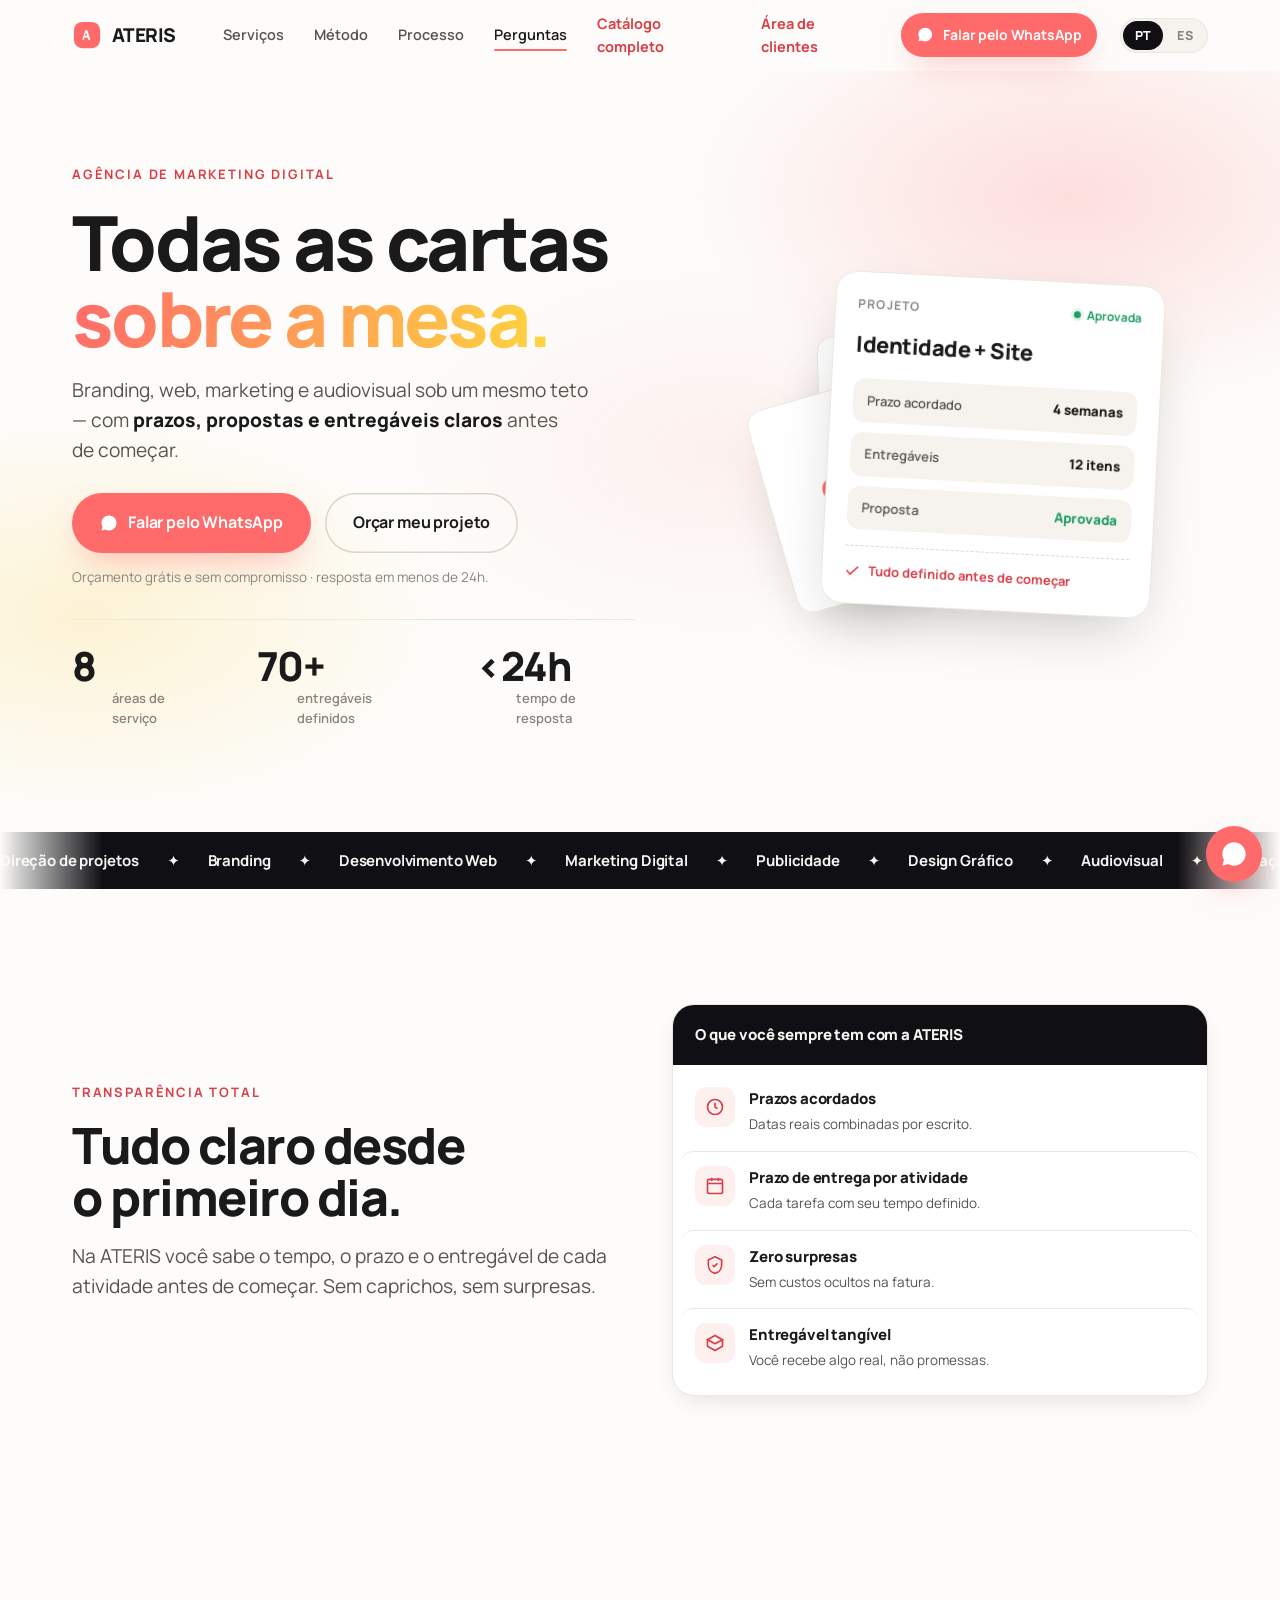
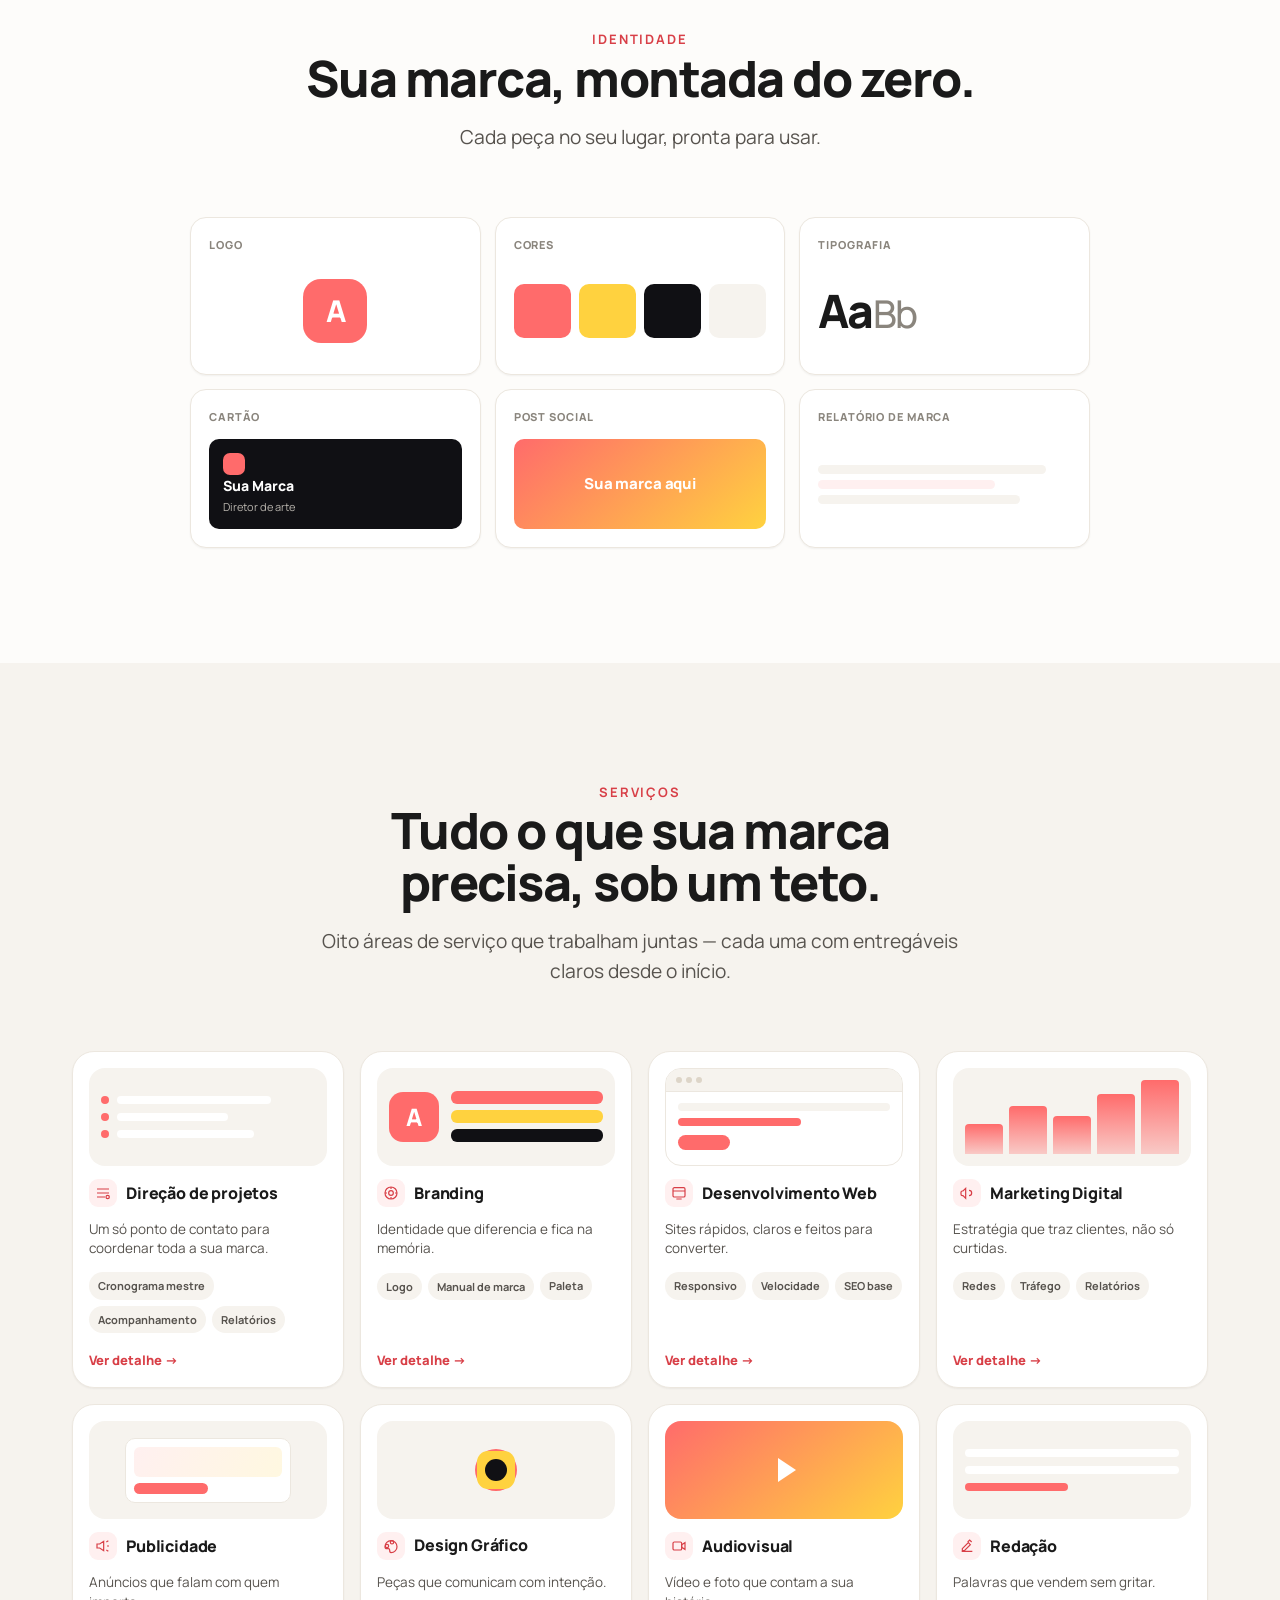
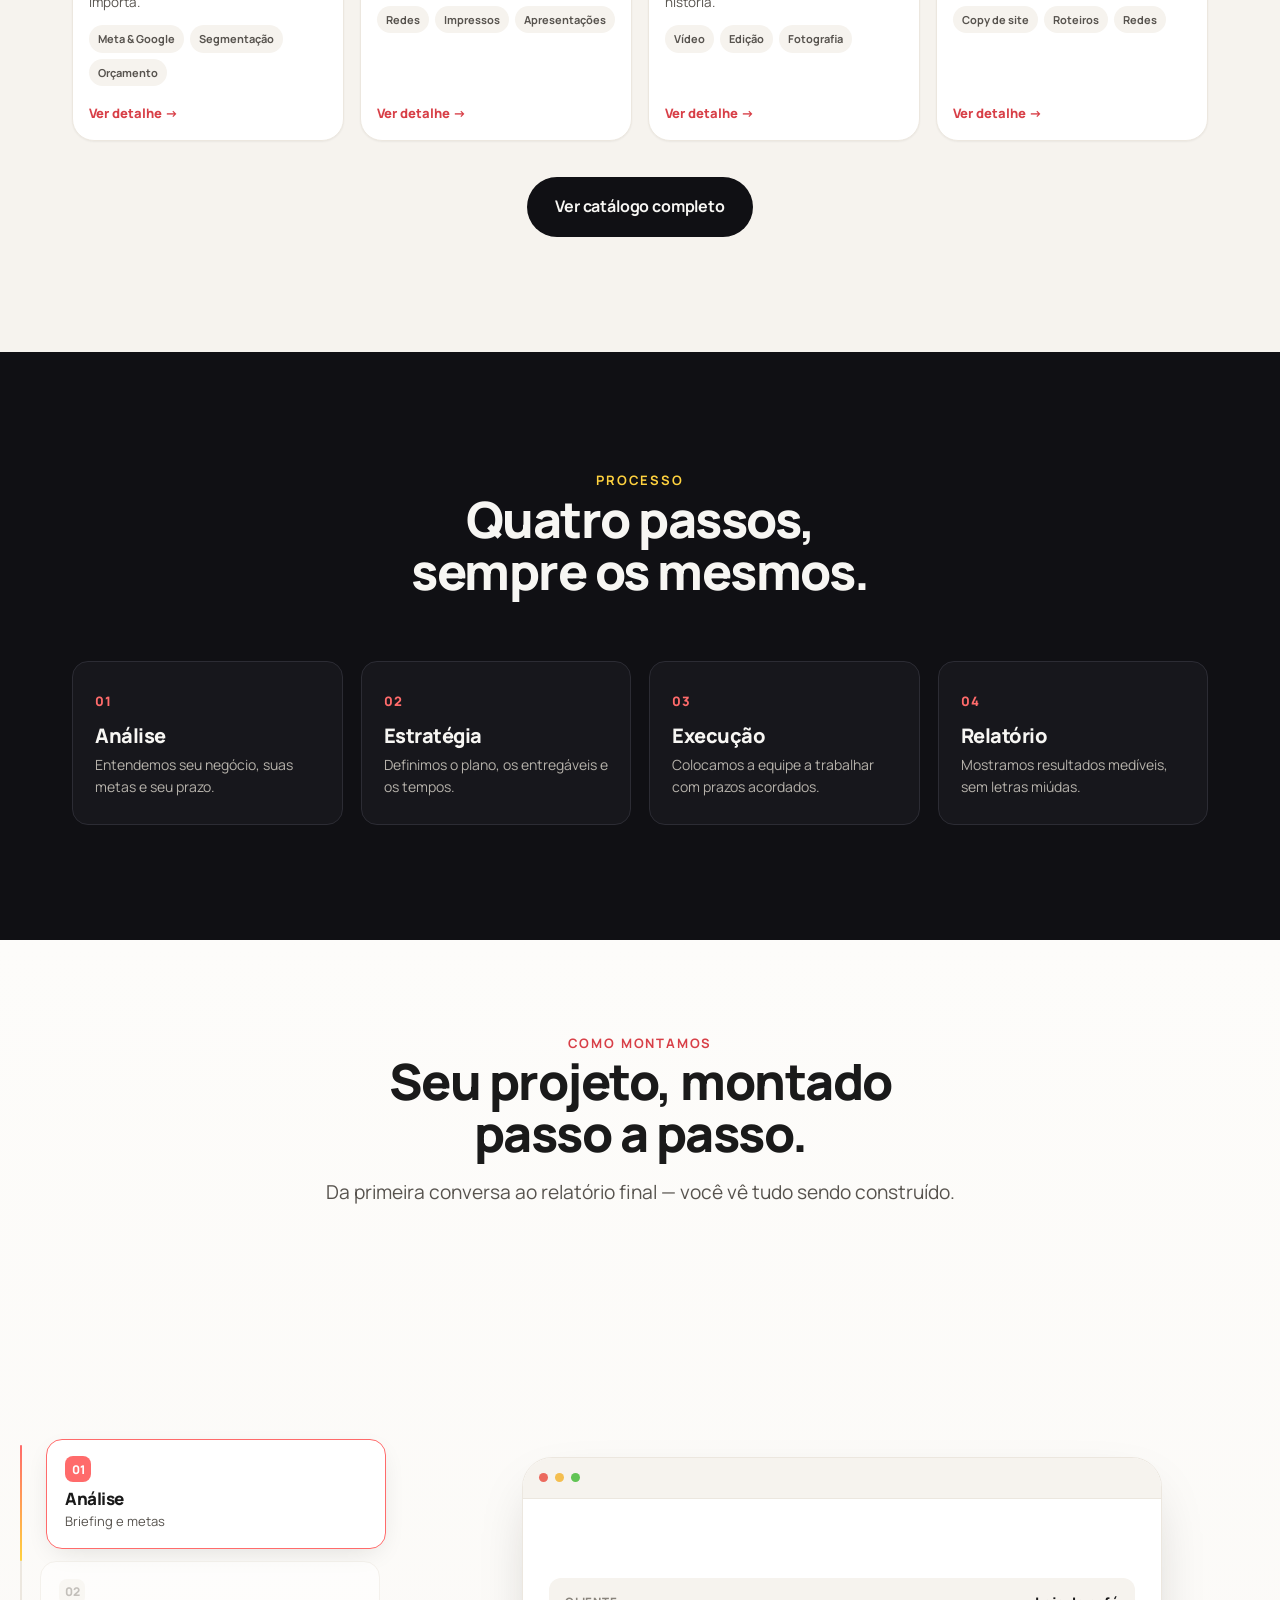
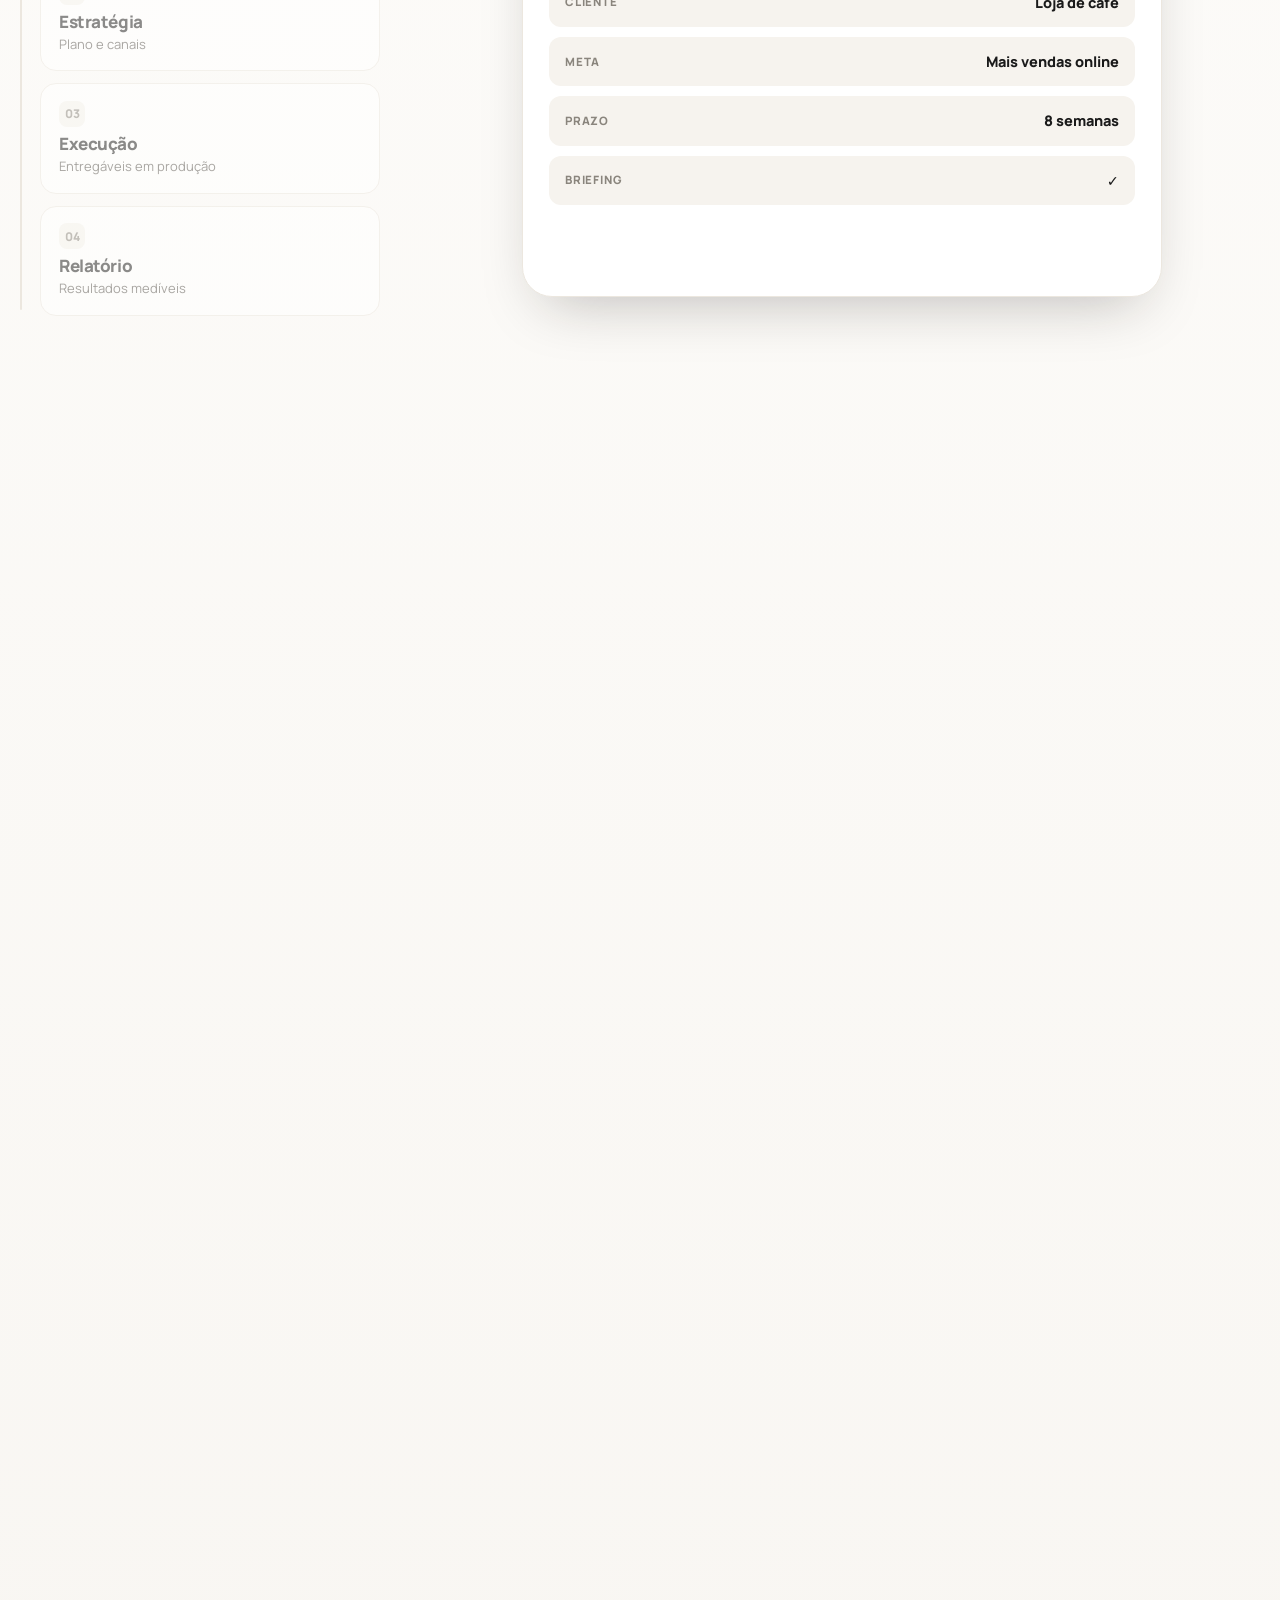
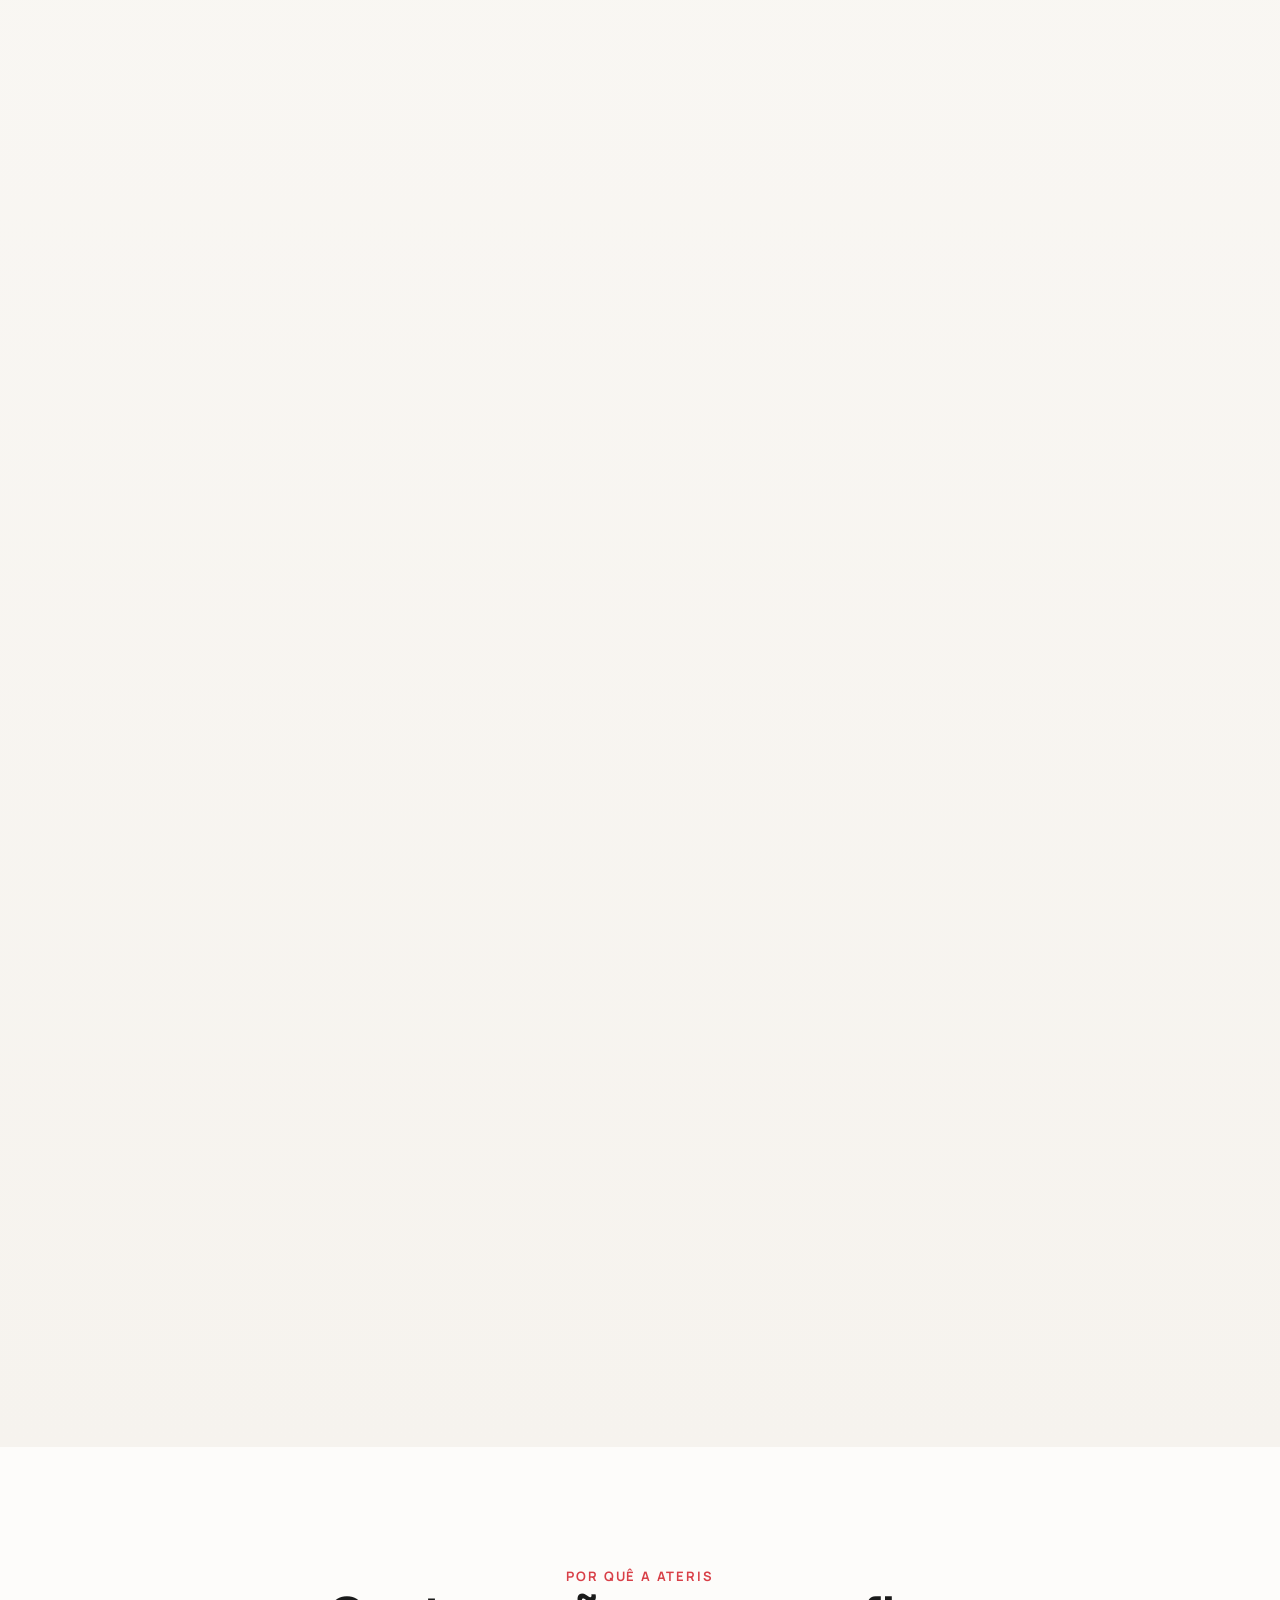
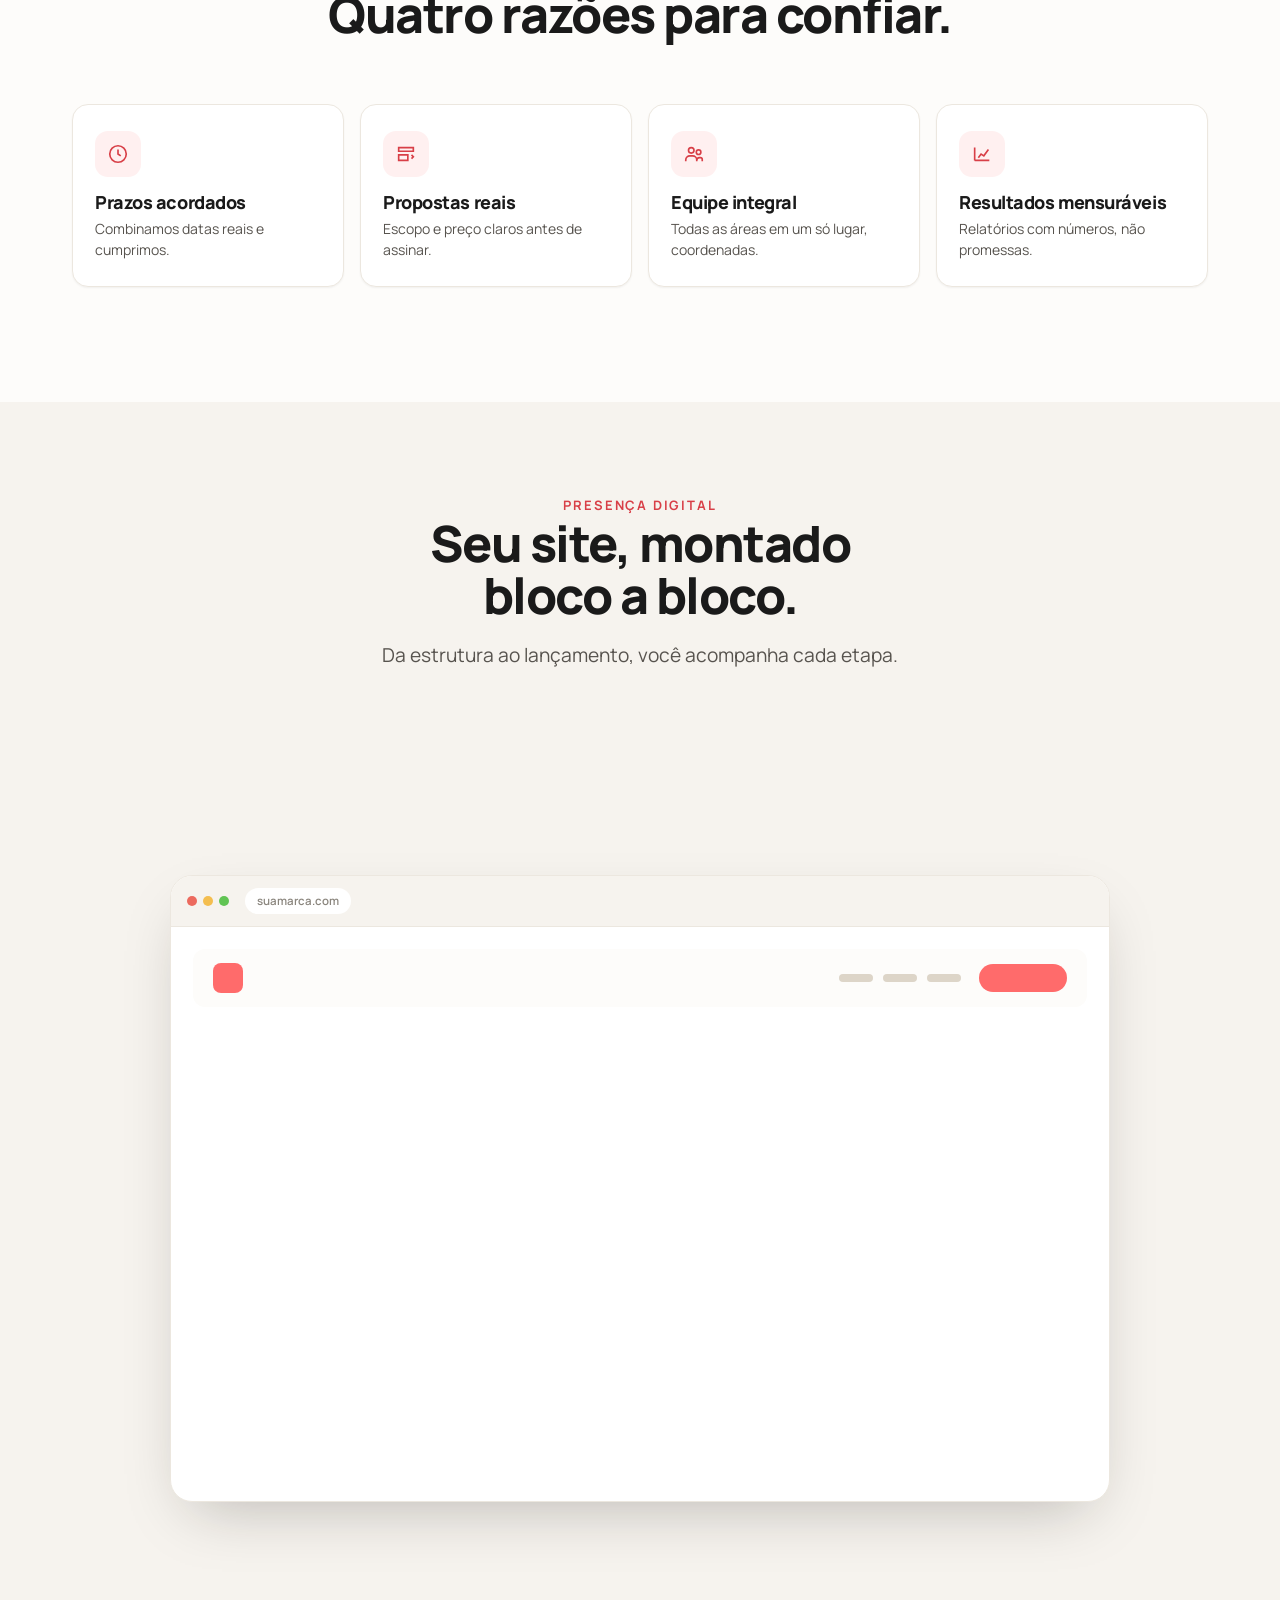
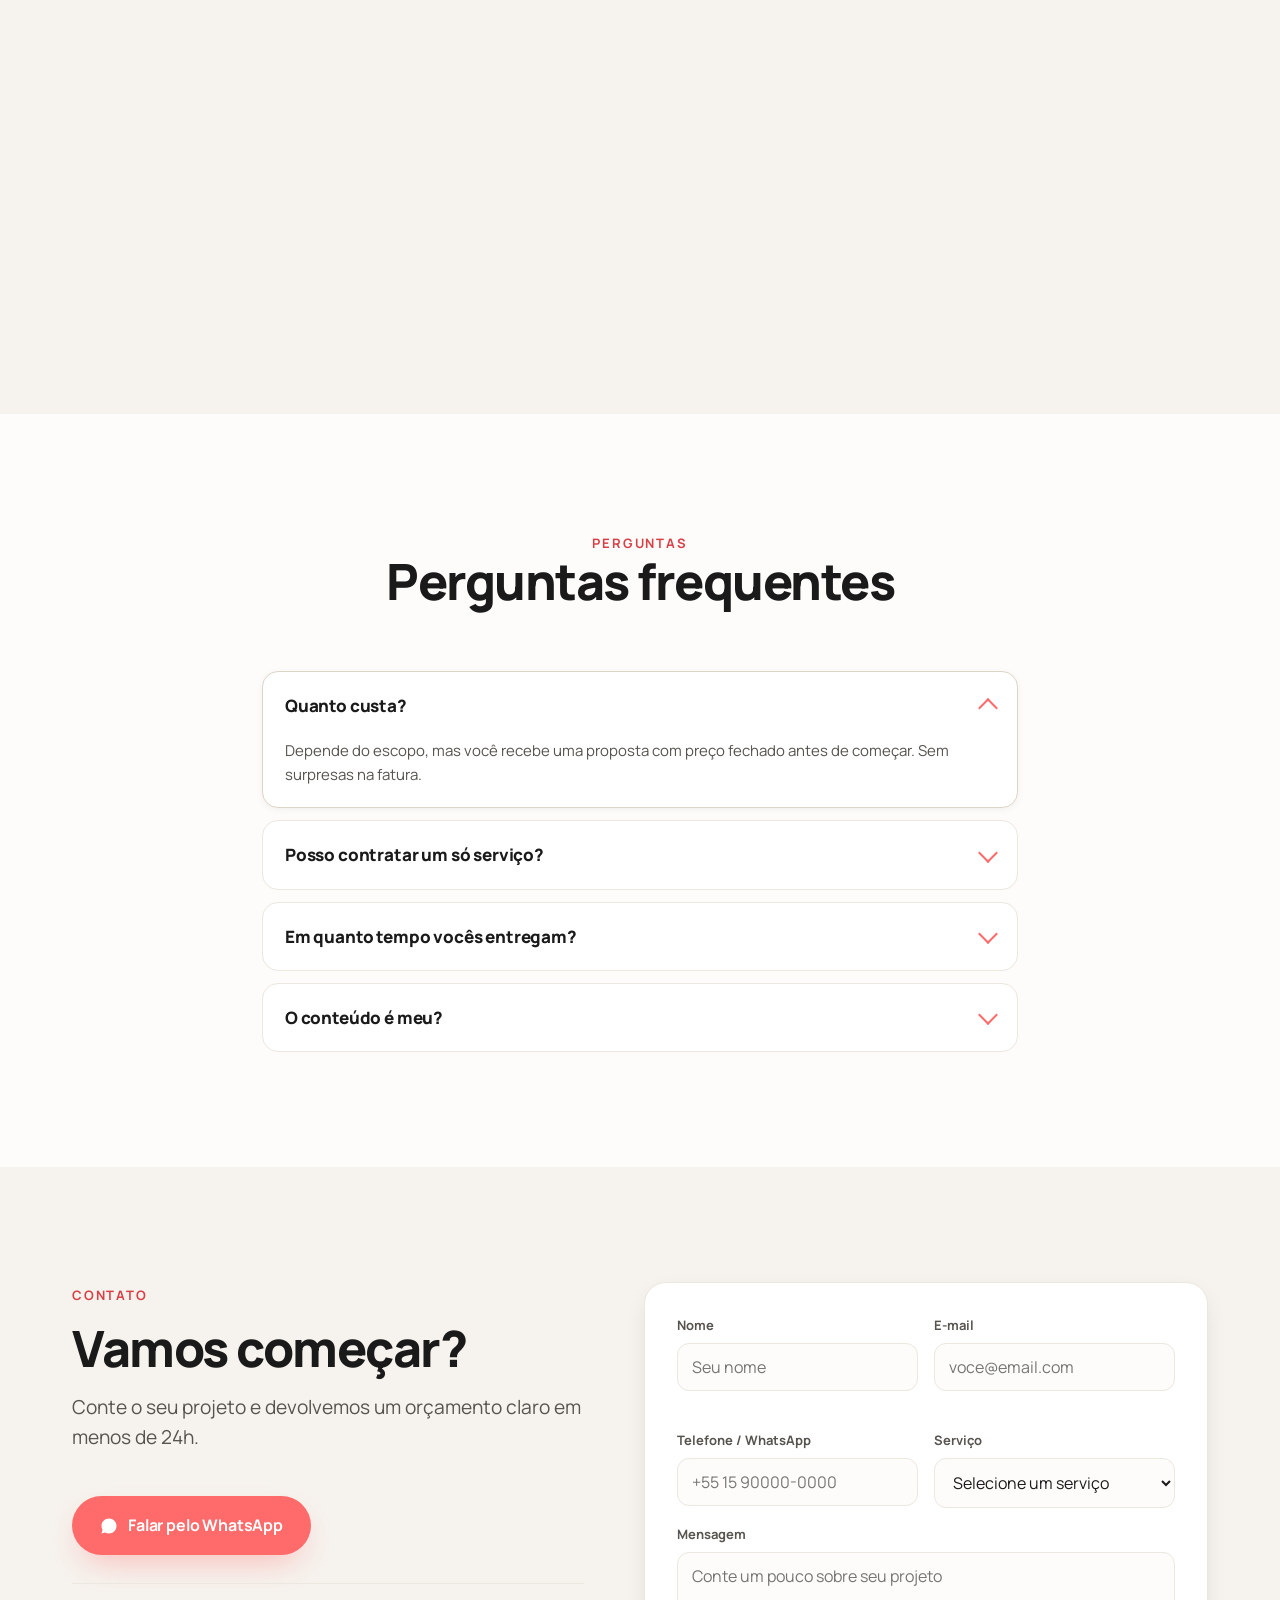
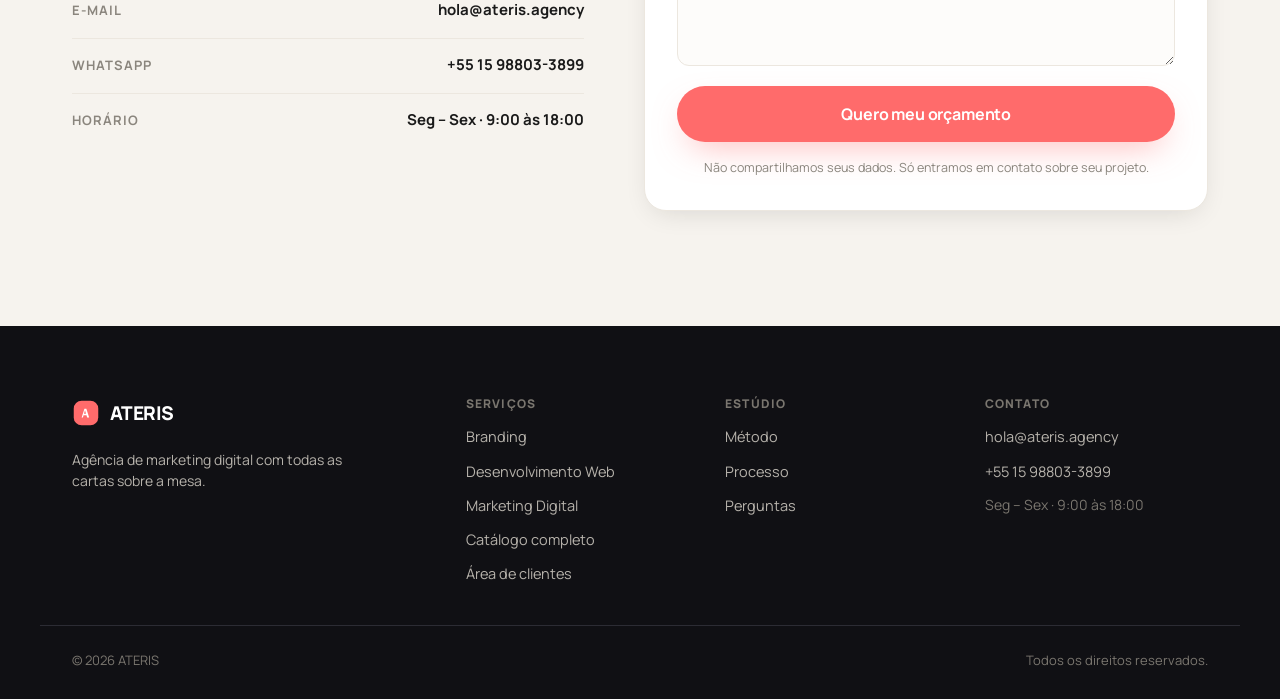
<file: index.html>
<!doctype html>
<html lang="pt" data-base-lang="pt">
<head>
<meta charset="utf-8" />
<meta name="viewport" content="width=device-width, initial-scale=1" />
<title>ATERIS — Agência de marketing digital | Todas as cartas sobre a mesa</title>
<meta name="description" content="Branding, web, marketing e audiovisual sob um mesmo teto. Prazos, propostas e entregáveis claros antes de começar. Orçamento grátis em menos de 24h." />
<link rel="canonical" href="https://ateriz.com/" />

<meta property="og:type" content="website" />
<meta property="og:title" content="ATERIS — Todas as cartas sobre a mesa" />
<meta property="og:description" content="Agência de marketing digital com prazos, propostas e entregáveis claros antes de começar." />
<meta property="og:image" content="https://ateriz.com/og-image.png" />
<meta name="twitter:card" content="summary_large_image" />

<link rel="preconnect" href="https://fonts.googleapis.com">
<link rel="preconnect" href="https://fonts.gstatic.com" crossorigin>
<link href="https://fonts.googleapis.com/css2?family=Manrope:wght@400;500;600;700;800&display=swap" rel="stylesheet">
<link rel="stylesheet" href="styles.css" />
<link rel="stylesheet" href="landing.css" />

<script type="application/ld+json">
{
  "@context": "https://schema.org",
  "@type": "ProfessionalService",
  "name": "ATERIS",
  "description": "Agência de marketing digital.",
  "email": "hola@ateris.agency",
  "telephone": "+55 15 98803-3899",
  "areaServed": ["BR", "LATAM"],
  "availableLanguage": ["pt", "es"]
}
</script>
</head>
<body>

<div class="scroll-progress" id="scrollProgress" aria-hidden="true"></div>
<a class="skip-link" href="#ctaForm">Pular para o formulário</a>

<!-- ════════════════════════ NAV ════════════════════════ -->
<header class="nav" id="nav">
  <div class="wrap nav-inner">
    <a class="brand" href="#hero" aria-label="ATERIS — início">
      <span class="brand-mark" aria-hidden="true">
        <svg viewBox="0 0 32 32" width="30" height="30"><rect x="2" y="2" width="28" height="28" rx="9" fill="#ff6b6b"/><path d="M11 21l3.2-10h2.2L19.6 21h-2.3l-.7-2.4h-3.4L12.5 21H11zm2.7-4.2h2.3l-1.1-3.8-1.2 3.8z" fill="#fff"/></svg>
      </span>
      <span class="brand-name" data-no-i18n>ATERIS</span>
    </a>

    <nav class="nav-links" id="navLinks" aria-label="Principal">
      <a href="#servicios" class="nav-link">Serviços</a>
      <a href="#metodo" class="nav-link">Método</a>
      <a href="#proceso" class="nav-link">Processo</a>
      <a href="#faq" class="nav-link">Perguntas</a>
      <a href="catalogo" class="nav-link nav-link-alt">Catálogo completo</a>
      <a href="area-login" class="nav-link nav-link-alt">Área de clientes</a>
      <a class="btn btn-wa nav-wa" href="https://wa.me/5515988033899?text=Ol%C3%A1%20ATERIS!%20Quero%20um%20or%C3%A7amento%20para%20meu%20projeto." id="waNav" rel="noopener noreferrer" target="_blank">
        <svg viewBox="0 0 24 24" fill="currentColor" aria-hidden="true"><path d="M17.5 14.4c-.3-.15-1.77-.87-2.04-.97-.27-.1-.47-.15-.67.15-.2.3-.77.96-.94 1.16-.17.2-.35.22-.65.07-.3-.15-1.26-.46-2.4-1.48-.89-.79-1.49-1.77-1.66-2.07-.17-.3-.02-.46.13-.61.13-.13.3-.35.45-.52.15-.17.2-.3.3-.5.1-.2.05-.37-.02-.52-.08-.15-.67-1.6-.91-2.2-.24-.58-.49-.5-.67-.51l-.57-.01c-.2 0-.52.07-.8.37-.27.3-1.04 1.02-1.04 2.48s1.07 2.88 1.22 3.08c.15.2 2.1 3.2 5.08 4.49.71.31 1.26.49 1.69.62.71.23 1.36.2 1.87.12.57-.08 1.77-.72 2.02-1.42.25-.7.25-1.3.17-1.42-.07-.13-.27-.2-.57-.35M12 2C6.48 2 2 6.48 2 12c0 1.85.5 3.58 1.38 5.07L2 22l5.05-1.33A9.96 9.96 0 0 0 12 22c5.52 0 10-4.48 10-10S17.52 2 12 2"/></svg>
        <span>Falar pelo WhatsApp</span>
      </a>
    </nav>

    <div class="nav-tools">
      <div class="lang-toggle" role="group" aria-label="Idioma">
        <button type="button" data-lang="pt" class="lang-btn is-active" aria-pressed="true" data-no-i18n>PT</button>
        <button type="button" data-lang="es" class="lang-btn" aria-pressed="false" data-no-i18n>ES</button>
      </div>
      <button class="nav-burger" id="navBurger" aria-label="Abrir menu" aria-expanded="false" aria-controls="navLinks">
        <span></span><span></span><span></span>
      </button>
    </div>
  </div>
</header>

<main id="main">

<!-- ════════════════════════ HERO ════════════════════════ -->
<section class="hero" id="hero">
  <div class="hero-glow" aria-hidden="true"></div>
  <div class="wrap hero-inner">
    <div class="hero-copy">
      <span class="eyebrow reveal in">Agência de marketing digital</span>
      <h1 class="display hero-h1 reveal in d1">Todas as cartas <em>sobre a mesa.</em></h1>
      <p class="lede hero-lede reveal in d2">Branding, web, marketing e audiovisual sob um mesmo teto — com <strong>prazos, propostas e entregáveis claros</strong> antes de começar.</p>
      <div class="hero-cta reveal in d3">
        <a class="btn btn-wa btn-lg" href="https://wa.me/5515988033899?text=Ol%C3%A1%20ATERIS!%20Quero%20um%20or%C3%A7amento%20para%20meu%20projeto." id="waHero" rel="noopener noreferrer" target="_blank">
          <svg viewBox="0 0 24 24" fill="currentColor" aria-hidden="true"><path d="M17.5 14.4c-.3-.15-1.77-.87-2.04-.97-.27-.1-.47-.15-.67.15-.2.3-.77.96-.94 1.16-.17.2-.35.22-.65.07-.3-.15-1.26-.46-2.4-1.48-.89-.79-1.49-1.77-1.66-2.07-.17-.3-.02-.46.13-.61.13-.13.3-.35.45-.52.15-.17.2-.3.3-.5.1-.2.05-.37-.02-.52-.08-.15-.67-1.6-.91-2.2-.24-.58-.49-.5-.67-.51l-.57-.01c-.2 0-.52.07-.8.37-.27.3-1.04 1.02-1.04 2.48s1.07 2.88 1.22 3.08c.15.2 2.1 3.2 5.08 4.49.71.31 1.26.49 1.69.62.71.23 1.36.2 1.87.12.57-.08 1.77-.72 2.02-1.42.25-.7.25-1.3.17-1.42-.07-.13-.27-.2-.57-.35M12 2C6.48 2 2 6.48 2 12c0 1.85.5 3.58 1.38 5.07L2 22l5.05-1.33A9.96 9.96 0 0 0 12 22c5.52 0 10-4.48 10-10S17.52 2 12 2"/></svg>
          <span>Falar pelo WhatsApp</span>
        </a>
        <a class="btn btn-outline btn-lg" href="#contacto">Orçar meu projeto</a>
      </div>
      <p class="hero-micro reveal in d4">Orçamento grátis e sem compromisso · resposta em menos de 24h.</p>

      <dl class="hero-stats reveal in d4">
        <div class="stat">
          <dt class="stat-num" data-count="8" data-no-i18n>0</dt>
          <dd class="stat-label">áreas de serviço</dd>
        </div>
        <div class="stat">
          <dt class="stat-num" data-count="70" data-suffix="+" data-no-i18n>0</dt>
          <dd class="stat-label">entregáveis definidos</dd>
        </div>
        <div class="stat">
          <dt class="stat-num" data-no-i18n>&lt;24h</dt>
          <dd class="stat-label">tempo de resposta</dd>
        </div>
      </dl>
    </div>

    <!-- Cartas desplegadas -->
    <div class="hero-cards reveal" aria-hidden="true">
      <div class="deck">
        <div class="play-card pc-3"><span class="suit">♣</span></div>
        <div class="play-card pc-2"><span class="suit">♦</span></div>
        <div class="play-card pc-1"><span class="suit">♥</span></div>
      </div>
      <div class="project-card">
        <div class="pcard-top">
          <span class="pcard-tag">Projeto</span>
          <span class="pcard-status"><span class="dot-ok"></span>Aprovada</span>
        </div>
        <div class="pcard-title">Identidade + Site</div>
        <div class="pcard-rows">
          <div class="pcard-row">
            <span class="pcard-k">Prazo acordado</span>
            <span class="pcard-v">4 semanas</span>
          </div>
          <div class="pcard-row">
            <span class="pcard-k">Entregáveis</span>
            <span class="pcard-v">12 itens</span>
          </div>
          <div class="pcard-row">
            <span class="pcard-k">Proposta</span>
            <span class="pcard-v pcard-v-ok">Aprovada</span>
          </div>
        </div>
        <div class="pcard-foot">
          <svg viewBox="0 0 24 24" fill="none" stroke="currentColor" stroke-width="2.4" stroke-linecap="round" aria-hidden="true"><path d="m4 12 5 5L20 6"/></svg>
          Tudo definido antes de começar
        </div>
      </div>
    </div>
  </div>
</section>

<!-- ════════════════════════ STRIP ════════════════════════ -->
<div class="strip" aria-hidden="true">
  <div class="strip-track" id="stripTrack">
    <span>Direção de projetos</span><span class="strip-dot">✦</span>
    <span>Branding</span><span class="strip-dot">✦</span>
    <span>Desenvolvimento Web</span><span class="strip-dot">✦</span>
    <span>Marketing Digital</span><span class="strip-dot">✦</span>
    <span>Publicidade</span><span class="strip-dot">✦</span>
    <span>Design Gráfico</span><span class="strip-dot">✦</span>
    <span>Audiovisual</span><span class="strip-dot">✦</span>
    <span>Redação</span><span class="strip-dot">✦</span>
  </div>
</div>

<!-- ════════════════════════ MÉTODO ════════════════════════ -->
<section class="section metodo" id="metodo">
  <div class="wrap metodo-grid">
    <div class="metodo-copy">
      <span class="eyebrow reveal">Transparência total</span>
      <h2 class="h2 reveal d1">Tudo claro desde o primeiro dia.</h2>
      <p class="lede reveal d2">Na ATERIS você sabe o tempo, o prazo e o entregável de cada atividade antes de começar. Sem caprichos, sem surpresas.</p>
    </div>
    <div class="metodo-card reveal d2 assemble">
      <div class="metodo-card-head">O que você sempre tem com a ATERIS</div>
      <ul class="metodo-list">
        <li>
          <span class="mc-ic"><svg viewBox="0 0 24 24" fill="none" stroke="currentColor" stroke-width="2" aria-hidden="true"><circle cx="12" cy="12" r="9"/><path d="M12 7v5l3 2"/></svg></span>
          <span><b>Prazos acordados</b><small>Datas reais combinadas por escrito.</small></span>
        </li>
        <li>
          <span class="mc-ic"><svg viewBox="0 0 24 24" fill="none" stroke="currentColor" stroke-width="2" aria-hidden="true"><rect x="3" y="4" width="18" height="17" rx="2"/><path d="M3 9h18M8 2v4M16 2v4"/></svg></span>
          <span><b>Prazo de entrega por atividade</b><small>Cada tarefa com seu tempo definido.</small></span>
        </li>
        <li>
          <span class="mc-ic"><svg viewBox="0 0 24 24" fill="none" stroke="currentColor" stroke-width="2" aria-hidden="true"><path d="M12 2 4 6v6c0 5 3.5 9 8 10 4.5-1 8-5 8-10V6z"/><path d="m9 12 2 2 4-4"/></svg></span>
          <span><b>Zero surpresas</b><small>Sem custos ocultos na fatura.</small></span>
        </li>
        <li>
          <span class="mc-ic"><svg viewBox="0 0 24 24" fill="none" stroke="currentColor" stroke-width="2" aria-hidden="true"><path d="M21 8 12 3 3 8l9 5 9-5z"/><path d="M3 8v8l9 5 9-5V8"/></svg></span>
          <span><b>Entregável tangível</b><small>Você recebe algo real, não promessas.</small></span>
        </li>
      </ul>
    </div>
  </div>
</section>

<!-- ════════════════════════ ASSEMBLE: MARCA ════════════════════════ -->
<section class="section assemble-brand" id="marca">
  <div class="wrap">
    <div class="section-head center reveal">
      <span class="eyebrow">Identidade</span>
      <h2 class="h2">Sua marca, montada do zero.</h2>
      <p class="lede">Cada peça no seu lugar, pronta para usar.</p>
    </div>
    <div class="brand-board assemble reveal">
      <div class="bb-tile">
        <span class="bb-label">Logo</span>
        <div class="bb-logo-mark"><span data-no-i18n>A</span></div>
      </div>
      <div class="bb-tile">
        <span class="bb-label">Cores</span>
        <div class="bb-colors" data-no-i18n>
          <i style="background:#ff6b6b"></i><i style="background:#ffd23f"></i><i style="background:#101014"></i><i style="background:#f6f3ee"></i>
        </div>
      </div>
      <div class="bb-tile">
        <span class="bb-label">Tipografia</span>
        <div class="bb-type"><b data-no-i18n>Aa<small>Bb</small></b></div>
      </div>
      <div class="bb-tile">
        <span class="bb-label">Cartão</span>
        <div class="bb-card">
          <span class="cc-dot" data-no-i18n></span>
          <div>
            <div class="cc-name">Sua Marca</div>
            <div class="cc-role">Diretor de arte</div>
          </div>
        </div>
      </div>
      <div class="bb-tile">
        <span class="bb-label">Post social</span>
        <div class="bb-post">Sua marca aqui</div>
      </div>
      <div class="bb-tile">
        <span class="bb-label">Relatório de marca</span>
        <div class="bb-stat" data-no-i18n>
          <span class="ss-line w1"></span><span class="ss-line w2"></span><span class="ss-line w3"></span>
        </div>
      </div>
    </div>
  </div>
</section>

<!-- ════════════════════════ SERVIÇOS ════════════════════════ -->
<section class="section servicios" id="servicios">
  <div class="wrap">
    <div class="section-head center reveal">
      <span class="eyebrow">Serviços</span>
      <h2 class="h2">Tudo o que sua marca precisa, sob um teto.</h2>
      <p class="lede">Oito áreas de serviço que trabalham juntas — cada uma com entregáveis claros desde o início.</p>
    </div>

    <div class="svc-grid assemble reveal" id="svcGrid">
      <!-- 1 Direção -->
      <a class="svc-card" href="catalogo#direcao" data-tilt>
        <div class="svc-prev pv-direcao" aria-hidden="true">
          <div class="pv tl"><span></span><i style="width:72%"></i></div>
          <div class="pv tl"><span></span><i style="width:52%"></i></div>
          <div class="pv tl"><span></span><i style="width:64%"></i></div>
        </div>
        <div class="svc-head">
          <span class="svc-ic"><svg viewBox="0 0 24 24" fill="none" stroke="currentColor" stroke-width="1.8" aria-hidden="true"><path d="M3 6h18M3 12h18M3 18h12"/><circle cx="19" cy="18" r="2.5"/></svg></span>
          <h3 class="svc-title">Direção de projetos</h3>
        </div>
        <p class="svc-text">Um só ponto de contato para coordenar toda a sua marca.</p>
        <div class="svc-tags"><span>Cronograma mestre</span><span>Acompanhamento</span><span>Relatórios</span></div>
        <span class="svc-more">Ver detalhe →</span>
      </a>
      <!-- 2 Branding -->
      <a class="svc-card" href="catalogo#branding" data-tilt>
        <div class="svc-prev pv-brand" aria-hidden="true">
          <div class="pv bmark" data-no-i18n>A</div>
          <div class="pv bsw"><i style="background:#ff6b6b"></i><i style="background:#ffd23f"></i><i style="background:#101014"></i></div>
        </div>
        <div class="svc-head">
          <span class="svc-ic"><svg viewBox="0 0 24 24" fill="none" stroke="currentColor" stroke-width="1.8" aria-hidden="true"><circle cx="12" cy="12" r="9"/><circle cx="12" cy="12" r="3.5"/><path d="M12 3v3M12 18v3M3 12h3M18 12h3"/></svg></span>
          <h3 class="svc-title">Branding</h3>
        </div>
        <p class="svc-text">Identidade que diferencia e fica na memória.</p>
        <div class="svc-tags"><span>Logo</span><span>Manual de marca</span><span>Paleta</span></div>
        <span class="svc-more">Ver detalhe →</span>
      </a>
      <!-- 3 Web -->
      <a class="svc-card" href="catalogo#web" data-tilt>
        <div class="svc-prev pv-web" aria-hidden="true">
          <div class="pv wbar"><b></b><b></b><b></b></div>
          <div class="pv wbody"><span class="wl"></span><span class="wl s"></span><span class="wbtn"></span></div>
        </div>
        <div class="svc-head">
          <span class="svc-ic"><svg viewBox="0 0 24 24" fill="none" stroke="currentColor" stroke-width="1.8" aria-hidden="true"><rect x="3" y="4" width="18" height="14" rx="2"/><path d="M3 9h18M8 21h8"/></svg></span>
          <h3 class="svc-title">Desenvolvimento Web</h3>
        </div>
        <p class="svc-text">Sites rápidos, claros e feitos para converter.</p>
        <div class="svc-tags"><span>Responsivo</span><span>Velocidade</span><span>SEO base</span></div>
        <span class="svc-more">Ver detalhe →</span>
      </a>
      <!-- 4 Marketing -->
      <a class="svc-card" href="catalogo#marketing" data-tilt>
        <div class="svc-prev pv-chart" aria-hidden="true">
          <i class="pv" style="height:30px"></i><i class="pv" style="height:48px"></i><i class="pv" style="height:38px"></i><i class="pv" style="height:60px"></i><i class="pv" style="height:74px"></i>
        </div>
        <div class="svc-head">
          <span class="svc-ic"><svg viewBox="0 0 24 24" fill="none" stroke="currentColor" stroke-width="1.8" aria-hidden="true"><path d="M3 11v3a2 2 0 0 0 2 2h1l4 4V5L6 9H5a2 2 0 0 0-2 2z"/><path d="M15 8a4 4 0 0 1 0 8"/></svg></span>
          <h3 class="svc-title">Marketing Digital</h3>
        </div>
        <p class="svc-text">Estratégia que traz clientes, não só curtidas.</p>
        <div class="svc-tags"><span>Redes</span><span>Tráfego</span><span>Relatórios</span></div>
        <span class="svc-more">Ver detalhe →</span>
      </a>
      <!-- 5 Publicidade -->
      <a class="svc-card" href="catalogo#publicidade" data-tilt>
        <div class="svc-prev pv-ad" aria-hidden="true">
          <div class="pv adcard"><span class="adimg"></span><span class="adcta"></span></div>
        </div>
        <div class="svc-head">
          <span class="svc-ic"><svg viewBox="0 0 24 24" fill="none" stroke="currentColor" stroke-width="1.8" aria-hidden="true"><path d="M3 9v6h4l6 4V5L7 9H3z"/><path d="M17 6l3-2M18 12h3M17 18l3 2"/></svg></span>
          <h3 class="svc-title">Publicidade</h3>
        </div>
        <p class="svc-text">Anúncios que falam com quem importa.</p>
        <div class="svc-tags"><span>Meta &amp; Google</span><span>Segmentação</span><span>Orçamento</span></div>
        <span class="svc-more">Ver detalhe →</span>
      </a>
      <!-- 6 Design -->
      <a class="svc-card" href="catalogo#design" data-tilt>
        <div class="svc-prev pv-design" aria-hidden="true">
          <span class="pv ds c1"></span><span class="pv ds c2"></span><span class="pv ds c3"></span>
        </div>
        <div class="svc-head">
          <span class="svc-ic"><svg viewBox="0 0 24 24" fill="none" stroke="currentColor" stroke-width="1.8" aria-hidden="true"><circle cx="13.5" cy="6.5" r="2.5"/><circle cx="6" cy="12" r="2.5"/><path d="M12 22a9 9 0 1 0-9-9c0 2 1 3 3 3h2a2 2 0 0 1 2 2c0 2 1 4 2 4z"/></svg></span>
          <h3 class="svc-title">Design Gráfico</h3>
        </div>
        <p class="svc-text">Peças que comunicam com intenção.</p>
        <div class="svc-tags"><span>Redes</span><span>Impressos</span><span>Apresentações</span></div>
        <span class="svc-more">Ver detalhe →</span>
      </a>
      <!-- 7 Audiovisual -->
      <a class="svc-card" href="catalogo#audiovisual" data-tilt>
        <div class="svc-prev pv-av" aria-hidden="true">
          <span class="pv playbtn"></span>
        </div>
        <div class="svc-head">
          <span class="svc-ic"><svg viewBox="0 0 24 24" fill="none" stroke="currentColor" stroke-width="1.8" aria-hidden="true"><rect x="3" y="6" width="13" height="12" rx="2"/><path d="m16 10 5-3v10l-5-3z"/></svg></span>
          <h3 class="svc-title">Audiovisual</h3>
        </div>
        <p class="svc-text">Vídeo e foto que contam a sua história.</p>
        <div class="svc-tags"><span>Vídeo</span><span>Edição</span><span>Fotografia</span></div>
        <span class="svc-more">Ver detalhe →</span>
      </a>
      <!-- 8 Redação -->
      <a class="svc-card" href="catalogo#redacao" data-tilt>
        <div class="svc-prev pv-text" aria-hidden="true">
          <span class="pv tx"></span><span class="pv tx"></span><span class="pv tx s"></span>
        </div>
        <div class="svc-head">
          <span class="svc-ic"><svg viewBox="0 0 24 24" fill="none" stroke="currentColor" stroke-width="1.8" aria-hidden="true"><path d="M4 20h16M5 16l9-9 3 3-9 9H5v-3z"/><path d="M13 6l3-3 3 3"/></svg></span>
          <h3 class="svc-title">Redação</h3>
        </div>
        <p class="svc-text">Palavras que vendem sem gritar.</p>
        <div class="svc-tags"><span>Copy de site</span><span>Roteiros</span><span>Redes</span></div>
        <span class="svc-more">Ver detalhe →</span>
      </a>
    </div>

    <div class="svc-foot reveal">
      <a class="btn btn-dark btn-lg" href="catalogo">Ver catálogo completo</a>
    </div>
  </div>
</section>

<!-- ════════════════════════ PROCESSO (dark) ════════════════════════ -->
<section class="section proceso" id="proceso">
  <div class="wrap">
    <div class="section-head center reveal">
      <span class="eyebrow on-dark">Processo</span>
      <h2 class="h2">Quatro passos, sempre os mesmos.</h2>
    </div>
    <ol class="proc-steps">
      <li class="proc-step reveal">
        <span class="proc-n" data-no-i18n>01</span>
        <h3 class="proc-title">Análise</h3>
        <p class="proc-text">Entendemos seu negócio, suas metas e seu prazo.</p>
      </li>
      <li class="proc-step reveal d1">
        <span class="proc-n" data-no-i18n>02</span>
        <h3 class="proc-title">Estratégia</h3>
        <p class="proc-text">Definimos o plano, os entregáveis e os tempos.</p>
      </li>
      <li class="proc-step reveal d2">
        <span class="proc-n" data-no-i18n>03</span>
        <h3 class="proc-title">Execução</h3>
        <p class="proc-text">Colocamos a equipe a trabalhar com prazos acordados.</p>
      </li>
      <li class="proc-step reveal d3">
        <span class="proc-n" data-no-i18n>04</span>
        <h3 class="proc-title">Relatório</h3>
        <p class="proc-text">Mostramos resultados medíveis, sem letras miúdas.</p>
      </li>
    </ol>
  </div>
</section>

<!-- ════════════════════════ SCROLL BUILD ════════════════════════ -->
<section class="section build" id="construir">
  <div class="wrap">
    <div class="section-head center reveal">
      <span class="eyebrow">Como montamos</span>
      <h2 class="h2">Seu projeto, montado passo a passo.</h2>
      <p class="lede">Da primeira conversa ao relatório final — você vê tudo sendo construído.</p>
    </div>
  </div>

  <div class="build-track" id="buildTrack">
    <div class="wrap build-stage">
      <div class="build-steps">
        <div class="build-progress" aria-hidden="true"><div class="build-progress-fill" id="buildFill"></div></div>
        <div class="build-step active" data-step="0">
          <span class="bstep-n" data-no-i18n>01</span>
          <h3>Análise</h3>
          <p>Briefing e metas</p>
        </div>
        <div class="build-step" data-step="1">
          <span class="bstep-n" data-no-i18n>02</span>
          <h3>Estratégia</h3>
          <p>Plano e canais</p>
        </div>
        <div class="build-step" data-step="2">
          <span class="bstep-n" data-no-i18n>03</span>
          <h3>Execução</h3>
          <p>Entregáveis em produção</p>
        </div>
        <div class="build-step" data-step="3">
          <span class="bstep-n" data-no-i18n>04</span>
          <h3>Relatório</h3>
          <p>Resultados medíveis</p>
        </div>
      </div>

      <div class="build-canvas" aria-hidden="true">
        <!-- 01 Briefing -->
        <div class="bc-layer on" data-layer="0">
          <div class="bld-brief">
            <div class="bld-row"><span class="bld-k">Cliente</span><span class="bld-v" data-no-i18n>Loja de café</span></div>
            <div class="bld-row"><span class="bld-k">Meta</span><span class="bld-v">Mais vendas online</span></div>
            <div class="bld-row"><span class="bld-k">Prazo</span><span class="bld-v" data-no-i18n>8 semanas</span></div>
            <div class="bld-row"><span class="bld-k">Briefing</span><span class="bld-v" data-no-i18n>✓</span></div>
          </div>
        </div>
        <!-- 02 Plano -->
        <div class="bc-layer" data-layer="1">
          <div class="bld-plan">
            <div class="bld-plan-h">Plano de ação</div>
            <div class="bld-bar"><span>Branding</span><i style="--w:72%"></i></div>
            <div class="bld-bar"><span>Desenvolvimento Web</span><i style="--w:88%"></i></div>
            <div class="bld-bar"><span>Marketing Digital</span><i style="--w:64%"></i></div>
            <div class="bld-bar"><span>Publicidade</span><i style="--w:80%"></i></div>
          </div>
        </div>
        <!-- 03 Entregáveis -->
        <div class="bc-layer" data-layer="2">
          <div class="bld-grid">
            <div class="bld-pill"><span class="bld-check"><svg viewBox="0 0 24 24" fill="none" stroke="currentColor" stroke-width="3" stroke-linecap="round"><path d="m4 12 5 5L20 6"/></svg></span>Branding</div>
            <div class="bld-pill"><span class="bld-check"><svg viewBox="0 0 24 24" fill="none" stroke="currentColor" stroke-width="3" stroke-linecap="round"><path d="m4 12 5 5L20 6"/></svg></span>Desenvolvimento Web</div>
            <div class="bld-pill"><span class="bld-check"><svg viewBox="0 0 24 24" fill="none" stroke="currentColor" stroke-width="3" stroke-linecap="round"><path d="m4 12 5 5L20 6"/></svg></span>Marketing Digital</div>
            <div class="bld-pill"><span class="bld-check"><svg viewBox="0 0 24 24" fill="none" stroke="currentColor" stroke-width="3" stroke-linecap="round"><path d="m4 12 5 5L20 6"/></svg></span>Audiovisual</div>
            <div class="bld-pill"><span class="bld-check"><svg viewBox="0 0 24 24" fill="none" stroke="currentColor" stroke-width="3" stroke-linecap="round"><path d="m4 12 5 5L20 6"/></svg></span>Design Gráfico</div>
            <div class="bld-pill"><span class="bld-check"><svg viewBox="0 0 24 24" fill="none" stroke="currentColor" stroke-width="3" stroke-linecap="round"><path d="m4 12 5 5L20 6"/></svg></span>Redação</div>
          </div>
        </div>
        <!-- 04 Relatório -->
        <div class="bc-layer" data-layer="3">
          <div class="bld-report">
            <div class="bld-kpis">
              <div class="bld-kpi"><b data-no-i18n>+142%</b><span>Alcance</span></div>
              <div class="bld-kpi"><b data-no-i18n>320</b><span>Leads</span></div>
              <div class="bld-kpi"><b data-no-i18n>4.8%</b><span>Conversão</span></div>
            </div>
            <div class="bld-chart">
              <i style="--h:50px"></i><i style="--h:78px"></i><i style="--h:68px"></i><i style="--h:106px"></i><i style="--h:128px"></i><i style="--h:150px"></i>
            </div>
            <div class="bld-report-foot">
              <svg viewBox="0 0 24 24" fill="none" stroke="currentColor" stroke-width="2.4" stroke-linecap="round"><path d="m4 12 5 5L20 6"/></svg>
              Resultados em 8 semanas
            </div>
          </div>
        </div>
      </div>
    </div>
  </div>
</section>

<!-- ════════════════════════ POR QUÊ ════════════════════════ -->
<section class="section porque" id="porque">
  <div class="wrap">
    <div class="section-head center reveal">
      <span class="eyebrow">Por quê a ATERIS</span>
      <h2 class="h2">Quatro razões para confiar.</h2>
    </div>
    <div class="why-grid assemble reveal">
      <div class="why-card">
        <div class="why-ic"><svg viewBox="0 0 24 24" fill="none" stroke="currentColor" stroke-width="1.8" aria-hidden="true"><circle cx="12" cy="12" r="9"/><path d="M12 7v5l3 2"/></svg></div>
        <h3 class="why-title">Prazos acordados</h3>
        <p class="why-text">Combinamos datas reais e cumprimos.</p>
      </div>
      <div class="why-card">
        <div class="why-ic"><svg viewBox="0 0 24 24" fill="none" stroke="currentColor" stroke-width="1.8" aria-hidden="true"><path d="M4 5h16v4H4zM4 13h10v6H4z"/><path d="M18 13l2 2-2 2"/></svg></div>
        <h3 class="why-title">Propostas reais</h3>
        <p class="why-text">Escopo e preço claros antes de assinar.</p>
      </div>
      <div class="why-card">
        <div class="why-ic"><svg viewBox="0 0 24 24" fill="none" stroke="currentColor" stroke-width="1.8" aria-hidden="true"><circle cx="9" cy="8" r="3"/><circle cx="17" cy="10" r="2.5"/><path d="M3 20v-1.5A4.5 4.5 0 0 1 7.5 14h3A4.5 4.5 0 0 1 15 18.5V20M15 20v-1a3 3 0 0 1 3-3h1a2 2 0 0 1 2 2v2"/></svg></div>
        <h3 class="why-title">Equipe integral</h3>
        <p class="why-text">Todas as áreas em um só lugar, coordenadas.</p>
      </div>
      <div class="why-card">
        <div class="why-ic"><svg viewBox="0 0 24 24" fill="none" stroke="currentColor" stroke-width="1.8" aria-hidden="true"><path d="M4 19V5M4 19h16M8 16l3-4 3 2 5-7"/></svg></div>
        <h3 class="why-title">Resultados mensuráveis</h3>
        <p class="why-text">Relatórios com números, não promessas.</p>
      </div>
    </div>
  </div>
</section>

<!-- ════════════════════════ ASSEMBLE: SITE ════════════════════════ -->
<section class="assemble-site" id="site">
  <div class="wrap site-head-wrap">
    <div class="section-head center reveal">
      <span class="eyebrow">Presença digital</span>
      <h2 class="h2">Seu site, montado bloco a bloco.</h2>
      <p class="lede">Da estrutura ao lançamento, você acompanha cada etapa.</p>
    </div>
  </div>
  <div class="site-track" id="siteTrack">
    <div class="site-stage">
      <div class="site-frame" id="siteFrame" aria-hidden="true">
      <div class="sf-bar">
        <div class="sf-dots"><i></i><i></i><i></i></div>
        <span class="sf-url" data-no-i18n>suamarca.com</span>
      </div>
      <span class="site-live"><i></i>Ao vivo</span>
      <div class="sf-body">
        <div class="sf-block sf-nav">
          <span class="nb-logo"></span>
          <span class="nb-right"><span class="nb-links"><i></i><i></i><i></i></span><span class="nb-cta"></span></span>
        </div>
        <div class="sf-block sf-hero">
          <div class="sf-hero-l">
            <span class="hl"></span>
            <span class="hl short"></span>
            <span class="hl thin"></span>
            <span class="hl btn"></span>
          </div>
          <div class="sf-hero-r"></div>
        </div>
        <div class="sf-block sf-cards">
          <span class="sc"></span><span class="sc"></span><span class="sc"></span>
        </div>
        <div class="sf-block sf-foot">
          <span class="ff" style="width:90px"></span>
          <span class="ff" style="width:150px"></span>
        </div>
      </div>
      </div>
    </div>
  </div>
</section>

<!-- ════════════════════════ FAQ ════════════════════════ -->
<section class="section faq" id="faq">
  <div class="wrap faq-wrap">
    <div class="section-head center reveal">
      <span class="eyebrow">Perguntas</span>
      <h2 class="h2">Perguntas frequentes</h2>
    </div>
    <div class="faq-list">
      <details class="faq-item reveal" open>
        <summary class="faq-q">Quanto custa?</summary>
        <div class="faq-a">Depende do escopo, mas você recebe uma proposta com preço fechado antes de começar. Sem surpresas na fatura.</div>
      </details>
      <details class="faq-item reveal d1">
        <summary class="faq-q">Posso contratar um só serviço?</summary>
        <div class="faq-a">Sim. Você contrata só o que precisa — um serviço ou um pacote integral.</div>
      </details>
      <details class="faq-item reveal d2">
        <summary class="faq-q">Em quanto tempo vocês entregam?</summary>
        <div class="faq-a">Cada atividade tem um prazo acordado por escrito. Você sabe a data de entrega antes de começarmos.</div>
      </details>
      <details class="faq-item reveal d3">
        <summary class="faq-q">O conteúdo é meu?</summary>
        <div class="faq-a">Sim. Tudo o que produzimos é seu: arquivos, acessos e direitos. Sem reféns.</div>
      </details>
    </div>
  </div>
</section>

<!-- ════════════════════════ CONTATO ════════════════════════ -->
<section class="section contacto" id="contacto">
  <div class="wrap contact-grid">
    <div class="contact-info reveal">
      <span class="eyebrow">Contato</span>
      <h2 class="h2">Vamos começar?</h2>
      <p class="lede">Conte o seu projeto e devolvemos um orçamento claro em menos de 24h.</p>

      <a class="btn btn-wa btn-lg contact-wa" href="https://wa.me/5515988033899?text=Ol%C3%A1%20ATERIS!%20Quero%20um%20or%C3%A7amento%20para%20meu%20projeto." id="waContact" rel="noopener noreferrer" target="_blank">
        <svg viewBox="0 0 24 24" fill="currentColor" aria-hidden="true"><path d="M17.5 14.4c-.3-.15-1.77-.87-2.04-.97-.27-.1-.47-.15-.67.15-.2.3-.77.96-.94 1.16-.17.2-.35.22-.65.07-.3-.15-1.26-.46-2.4-1.48-.89-.79-1.49-1.77-1.66-2.07-.17-.3-.02-.46.13-.61.13-.13.3-.35.45-.52.15-.17.2-.3.3-.5.1-.2.05-.37-.02-.52-.08-.15-.67-1.6-.91-2.2-.24-.58-.49-.5-.67-.51l-.57-.01c-.2 0-.52.07-.8.37-.27.3-1.04 1.02-1.04 2.48s1.07 2.88 1.22 3.08c.15.2 2.1 3.2 5.08 4.49.71.31 1.26.49 1.69.62.71.23 1.36.2 1.87.12.57-.08 1.77-.72 2.02-1.42.25-.7.25-1.3.17-1.42-.07-.13-.27-.2-.57-.35M12 2C6.48 2 2 6.48 2 12c0 1.85.5 3.58 1.38 5.07L2 22l5.05-1.33A9.96 9.96 0 0 0 12 22c5.52 0 10-4.48 10-10S17.52 2 12 2"/></svg>
        <span>Falar pelo WhatsApp</span>
      </a>

      <ul class="contact-list">
        <li><span class="cl-k">E-mail</span><a class="cl-v" href="mailto:hola@ateris.agency" data-no-i18n>hola@ateris.agency</a></li>
        <li><span class="cl-k">WhatsApp</span><a class="cl-v" href="https://wa.me/5515988033899" rel="noopener noreferrer" target="_blank" data-no-i18n>+55 15 98803-3899</a></li>
        <li><span class="cl-k">Horário</span><span class="cl-v">Seg – Sex · 9:00 às 18:00</span></li>
      </ul>
    </div>

    <form class="contact-form reveal d1" id="ctaForm" novalidate>
      <div class="field">
        <label for="f-name">Nome</label>
        <input id="f-name" name="name" type="text" placeholder="Seu nome" autocomplete="name" aria-required="true" />
        <span class="field-err" id="err-name" aria-live="polite"></span>
      </div>
      <div class="field">
        <label for="f-email">E-mail</label>
        <input id="f-email" name="email" type="email" placeholder="voce@email.com" autocomplete="email" aria-required="true" />
        <span class="field-err" id="err-email" aria-live="polite"></span>
      </div>
      <div class="field">
        <label for="f-phone">Telefone / WhatsApp</label>
        <input id="f-phone" name="phone" type="tel" placeholder="+55 15 90000-0000" autocomplete="tel" />
      </div>
      <div class="field">
        <label for="f-service">Serviço</label>
        <select id="f-service" name="service">
          <option value="">Selecione um serviço</option>
          <option>Direção de projetos</option>
          <option>Branding</option>
          <option>Desenvolvimento Web</option>
          <option>Marketing Digital</option>
          <option>Publicidade</option>
          <option>Design Gráfico</option>
          <option>Audiovisual</option>
          <option>Redação</option>
        </select>
      </div>
      <div class="field field-full">
        <label for="f-msg">Mensagem</label>
        <textarea id="f-msg" name="message" rows="4" placeholder="Conte um pouco sobre seu projeto"></textarea>
      </div>
      <button type="submit" class="btn btn-wa btn-lg form-submit">Quero meu orçamento</button>
      <p class="form-note">Não compartilhamos seus dados. Só entramos em contato sobre seu projeto.</p>
      <p class="form-ok" id="formOk" role="status" aria-live="polite" hidden>Mensagem enviada! Responderemos em menos de 24h.</p>
    </form>
  </div>
</section>

</main>

<!-- ════════════════════════ FOOTER ════════════════════════ -->
<footer class="footer">
  <div class="wrap footer-grid">
    <div class="footer-brand">
      <a class="brand" href="#hero" aria-label="ATERIS — início">
        <span class="brand-mark" aria-hidden="true">
          <svg viewBox="0 0 32 32" width="28" height="28"><rect x="2" y="2" width="28" height="28" rx="9" fill="#ff6b6b"/><path d="M11 21l3.2-10h2.2L19.6 21h-2.3l-.7-2.4h-3.4L12.5 21H11zm2.7-4.2h2.3l-1.1-3.8-1.2 3.8z" fill="#fff"/></svg>
        </span>
        <span class="brand-name" data-no-i18n>ATERIS</span>
      </a>
      <p class="footer-tag">Agência de marketing digital com todas as cartas sobre a mesa.</p>
    </div>
    <div class="footer-col">
      <h4 class="footer-h">Serviços</h4>
      <a href="#servicios">Branding</a>
      <a href="#servicios">Desenvolvimento Web</a>
      <a href="#servicios">Marketing Digital</a>
      <a href="catalogo">Catálogo completo</a>
      <a href="area-login">Área de clientes</a>
    </div>
    <div class="footer-col">
      <h4 class="footer-h">Estúdio</h4>
      <a href="#metodo">Método</a>
      <a href="#proceso">Processo</a>
      <a href="#faq">Perguntas</a>
    </div>
    <div class="footer-col">
      <h4 class="footer-h">Contato</h4>
      <a href="mailto:hola@ateris.agency" data-no-i18n>hola@ateris.agency</a>
      <a href="https://wa.me/5515988033899" rel="noopener noreferrer" target="_blank" data-no-i18n>+55 15 98803-3899</a>
      <span class="footer-muted">Seg – Sex · 9:00 às 18:00</span>
    </div>
  </div>
  <div class="wrap footer-bottom">
    <span data-no-i18n>© <span id="year">2026</span> ATERIS</span>
    <span>Todos os direitos reservados.</span>
  </div>
</footer>

<a class="wa-float" href="https://wa.me/5515988033899?text=Ol%C3%A1%20ATERIS!%20Quero%20um%20or%C3%A7amento%20para%20meu%20projeto." id="waFloat" rel="noopener noreferrer" target="_blank" aria-label="Falar pelo WhatsApp">
  <svg viewBox="0 0 24 24" fill="currentColor" aria-hidden="true"><path d="M17.5 14.4c-.3-.15-1.77-.87-2.04-.97-.27-.1-.47-.15-.67.15-.2.3-.77.96-.94 1.16-.17.2-.35.22-.65.07-.3-.15-1.26-.46-2.4-1.48-.89-.79-1.49-1.77-1.66-2.07-.17-.3-.02-.46.13-.61.13-.13.3-.35.45-.52.15-.17.2-.3.3-.5.1-.2.05-.37-.02-.52-.08-.15-.67-1.6-.91-2.2-.24-.58-.49-.5-.67-.51l-.57-.01c-.2 0-.52.07-.8.37-.27.3-1.04 1.02-1.04 2.48s1.07 2.88 1.22 3.08c.15.2 2.1 3.2 5.08 4.49.71.31 1.26.49 1.69.62.71.23 1.36.2 1.87.12.57-.08 1.77-.72 2.02-1.42.25-.7.25-1.3.17-1.42-.07-.13-.27-.2-.57-.35M12 2C6.48 2 2 6.48 2 12c0 1.85.5 3.58 1.38 5.07L2 22l5.05-1.33A9.96 9.96 0 0 0 12 22c5.52 0 10-4.48 10-10S17.52 2 12 2"/></svg>
</a>

<script src="translations.js"></script>
<script src="landing.js"></script>
</body>
</html>
</file>
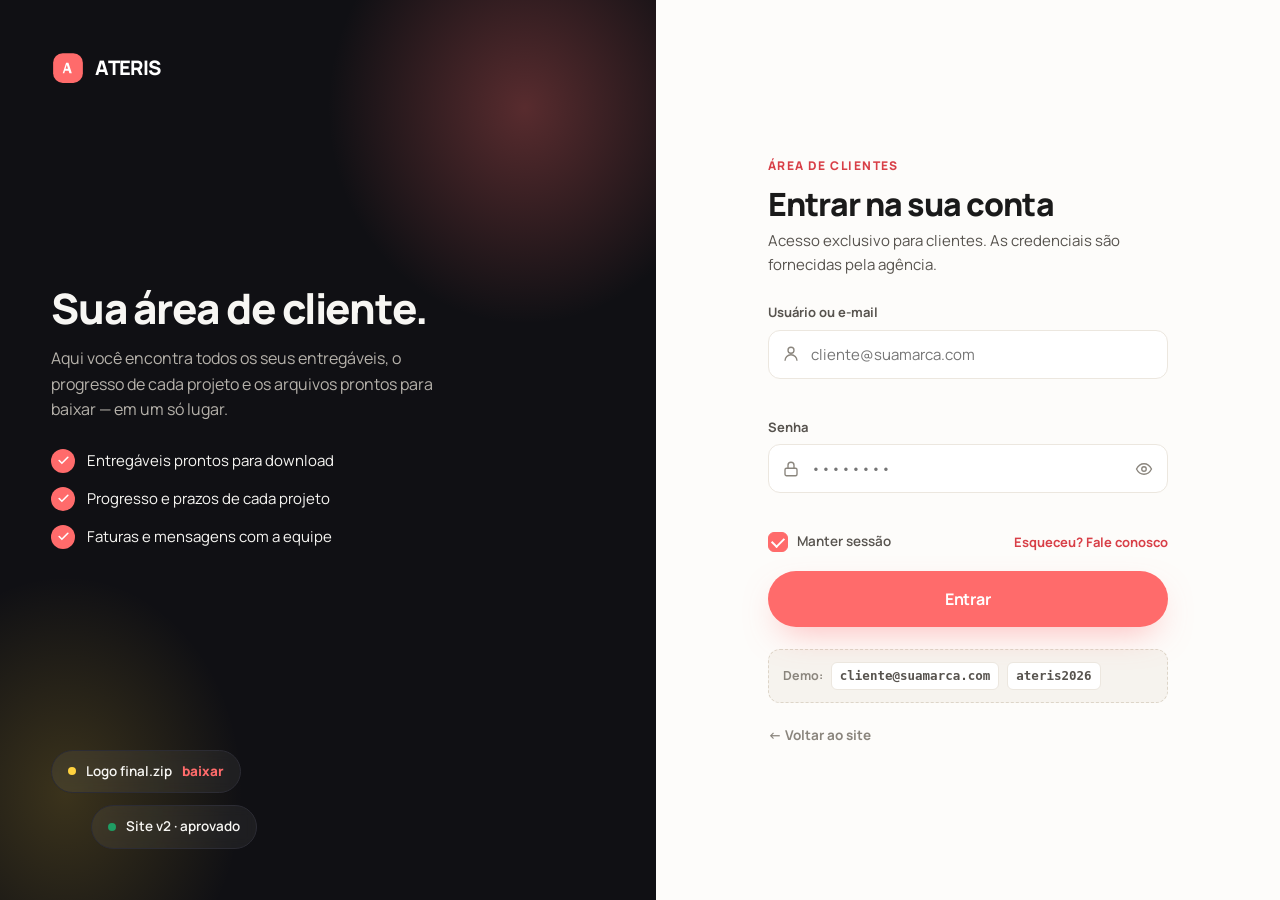
<file: area-login.html>
<!doctype html>
<html lang="pt" data-base-lang="pt">
<head>
<meta charset="utf-8" />
<meta name="viewport" content="width=device-width, initial-scale=1" />
<title>ATERIS — Área de clientes</title>
<meta name="robots" content="noindex, nofollow" />
<link rel="preconnect" href="https://fonts.googleapis.com">
<link rel="preconnect" href="https://fonts.gstatic.com" crossorigin>
<link href="https://fonts.googleapis.com/css2?family=Manrope:wght@400;500;600;700;800&display=swap" rel="stylesheet">
<link rel="stylesheet" href="styles.css" />
<link rel="stylesheet" href="area.css" />
</head>
<body class="login-body">

<div class="login-shell">
  <!-- Panel izquierdo: marca -->
  <aside class="login-aside" aria-hidden="true">
    <div class="la-glow"></div>
    <a class="brand la-brand" href="/">
      <span class="brand-mark">
        <svg viewBox="0 0 32 32" width="34" height="34"><rect x="2" y="2" width="28" height="28" rx="9" fill="#ff6b6b"/><path d="M11 21l3.2-10h2.2L19.6 21h-2.3l-.7-2.4h-3.4L12.5 21H11zm2.7-4.2h2.3l-1.1-3.8-1.2 3.8z" fill="#fff"/></svg>
      </span>
      <span class="brand-name" style="color:#fff">ATERIS</span>
    </a>

    <div class="la-mid">
      <h2 class="la-title">Sua área de cliente.</h2>
      <p class="la-text">Aqui você encontra todos os seus entregáveis, o progresso de cada projeto e os arquivos prontos para baixar — em um só lugar.</p>
      <ul class="la-list">
        <li><span class="la-ck"><svg viewBox="0 0 24 24" fill="none" stroke="currentColor" stroke-width="3" stroke-linecap="round"><path d="m4 12 5 5L20 6"/></svg></span> Entregáveis prontos para download</li>
        <li><span class="la-ck"><svg viewBox="0 0 24 24" fill="none" stroke="currentColor" stroke-width="3" stroke-linecap="round"><path d="m4 12 5 5L20 6"/></svg></span> Progresso e prazos de cada projeto</li>
        <li><span class="la-ck"><svg viewBox="0 0 24 24" fill="none" stroke="currentColor" stroke-width="3" stroke-linecap="round"><path d="m4 12 5 5L20 6"/></svg></span> Faturas e mensagens com a equipe</li>
      </ul>
    </div>

    <div class="la-cards" aria-hidden="true">
      <div class="la-card la-c1"><span class="la-cdot"></span> Logo final.zip <b>baixar</b></div>
      <div class="la-card la-c2"><span class="la-cdot ok"></span> Site v2 · aprovado</div>
    </div>
  </aside>

  <!-- Panel derecho: formulario -->
  <main class="login-main">
    <div class="login-card">
      <div class="login-head">
        <a class="brand login-brand-sm" href="/">
          <span class="brand-mark"><svg viewBox="0 0 32 32" width="28" height="28"><rect x="2" y="2" width="28" height="28" rx="9" fill="#ff6b6b"/><path d="M11 21l3.2-10h2.2L19.6 21h-2.3l-.7-2.4h-3.4L12.5 21H11zm2.7-4.2h2.3l-1.1-3.8-1.2 3.8z" fill="#fff"/></svg></span>
          <span class="brand-name">ATERIS</span>
        </a>
        <span class="login-tag">Área de clientes</span>
        <h1 class="login-h1">Entrar na sua conta</h1>
        <p class="login-sub">Acesso exclusivo para clientes. As credenciais são fornecidas pela agência.</p>
      </div>

      <form class="login-form" id="loginForm" novalidate>
        <div class="field">
          <label for="l-user">Usuário ou e-mail</label>
          <div class="input-icon">
            <svg viewBox="0 0 24 24" fill="none" stroke="currentColor" stroke-width="1.8" aria-hidden="true"><path d="M20 21a8 8 0 0 0-16 0"/><circle cx="12" cy="7" r="4"/></svg>
            <input id="l-user" name="user" type="text" placeholder="cliente@suamarca.com" autocomplete="username" aria-required="true" />
          </div>
          <span class="field-err" id="err-user" aria-live="polite"></span>
        </div>

        <div class="field">
          <label for="l-pass">Senha</label>
          <div class="input-icon">
            <svg viewBox="0 0 24 24" fill="none" stroke="currentColor" stroke-width="1.8" aria-hidden="true"><rect x="4" y="11" width="16" height="10" rx="2"/><path d="M8 11V7a4 4 0 0 1 8 0v4"/></svg>
            <input id="l-pass" name="pass" type="password" placeholder="••••••••" autocomplete="current-password" aria-required="true" />
            <button type="button" class="pass-toggle" id="passToggle" aria-label="Mostrar senha">
              <svg viewBox="0 0 24 24" fill="none" stroke="currentColor" stroke-width="1.8" aria-hidden="true"><path d="M2 12s3.5-7 10-7 10 7 10 7-3.5 7-10 7-10-7-10-7z"/><circle cx="12" cy="12" r="3"/></svg>
            </button>
          </div>
          <span class="field-err" id="err-pass" aria-live="polite"></span>
        </div>

        <div class="login-row">
          <label class="check">
            <input type="checkbox" id="l-remember" checked />
            <span class="check-box"></span>
            <span>Manter sessão</span>
          </label>
          <a class="login-help" href="https://wa.me/5515988033899?text=Ol%C3%A1!%20Esqueci%20minha%20senha%20da%20%C3%A1rea%20de%20clientes." target="_blank" rel="noopener noreferrer">Esqueceu? Fale conosco</a>
        </div>

        <p class="login-error" id="loginError" role="alert" hidden>Usuário ou senha incorretos. Tente novamente.</p>

        <button type="submit" class="btn btn-wa btn-lg login-submit">Entrar</button>
      </form>

      <div class="login-demo">
        <span>Demo:</span>
        <code data-no-i18n>cliente@suamarca.com</code>
        <code data-no-i18n>ateris2026</code>
      </div>

      <a class="login-back" href="/">← Voltar ao site</a>
    </div>
  </main>
</div>

<script src="area.js"></script>
</body>
</html>
</file>
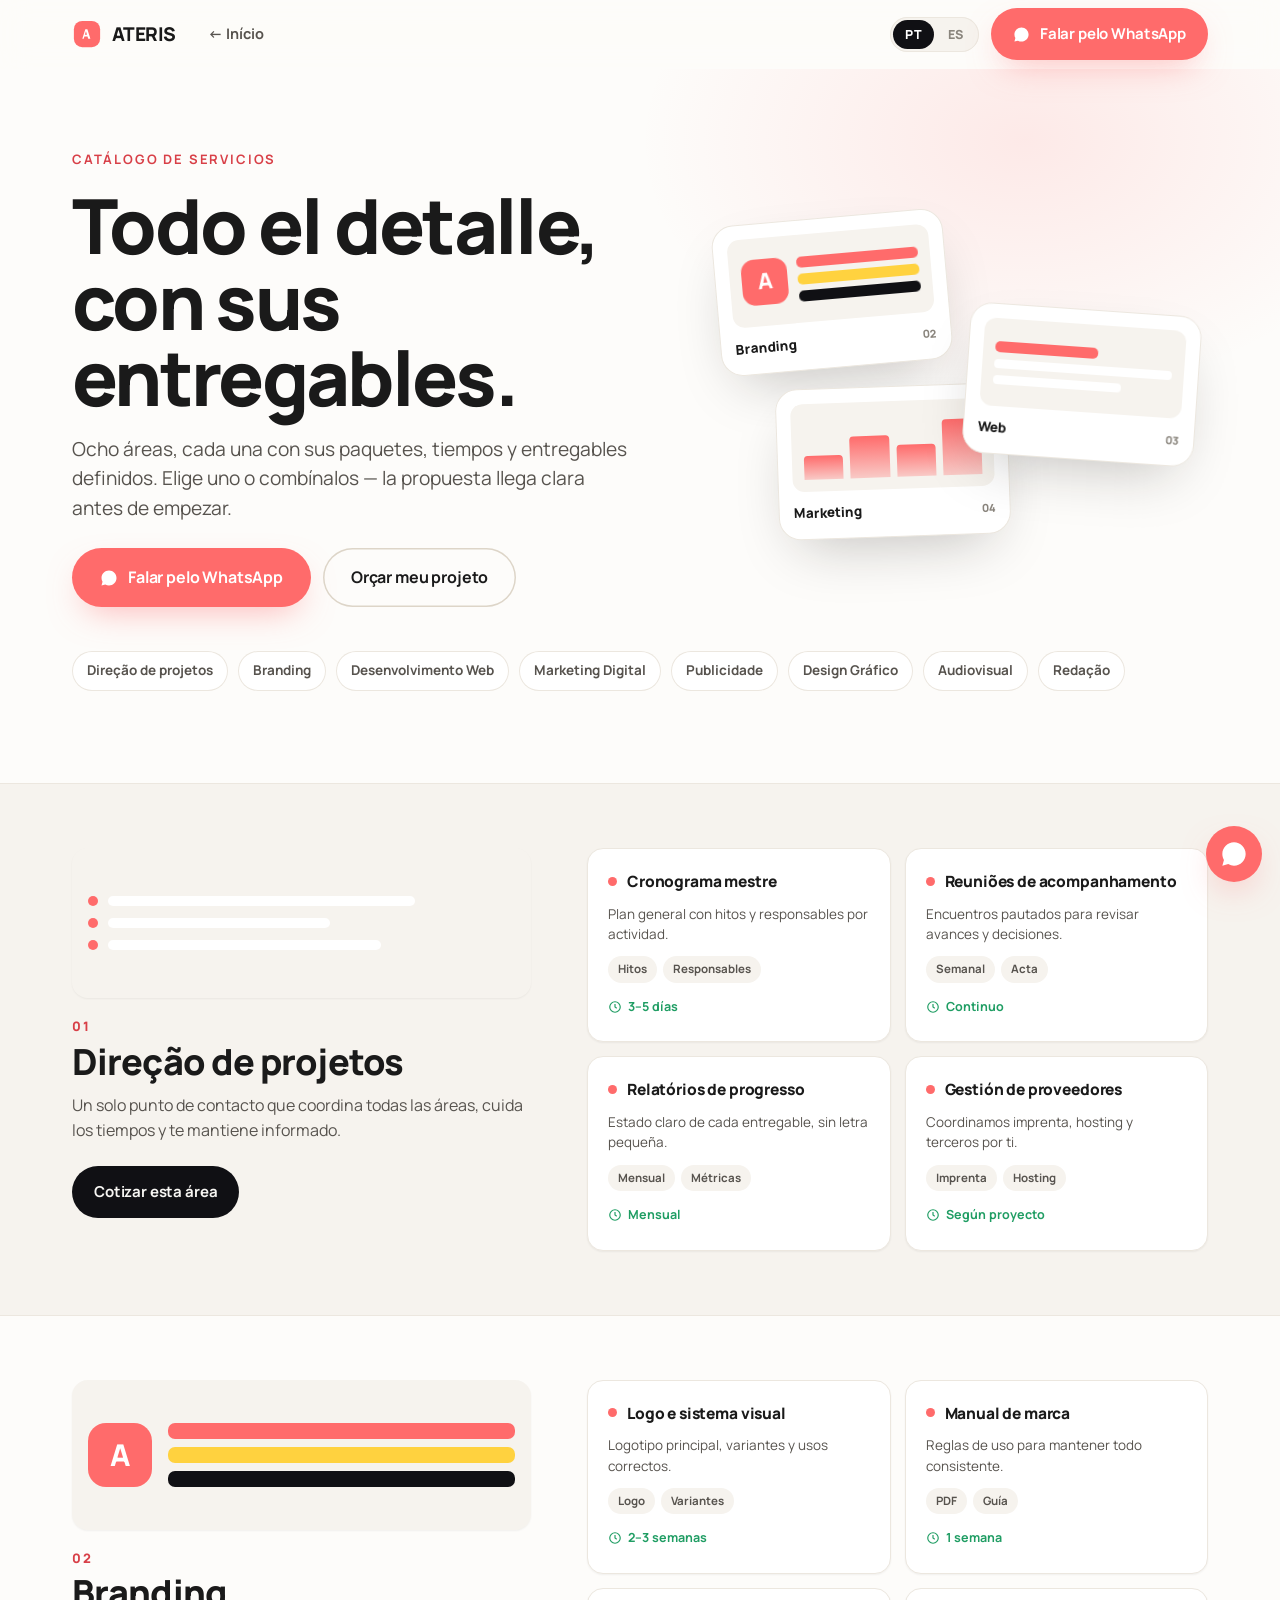
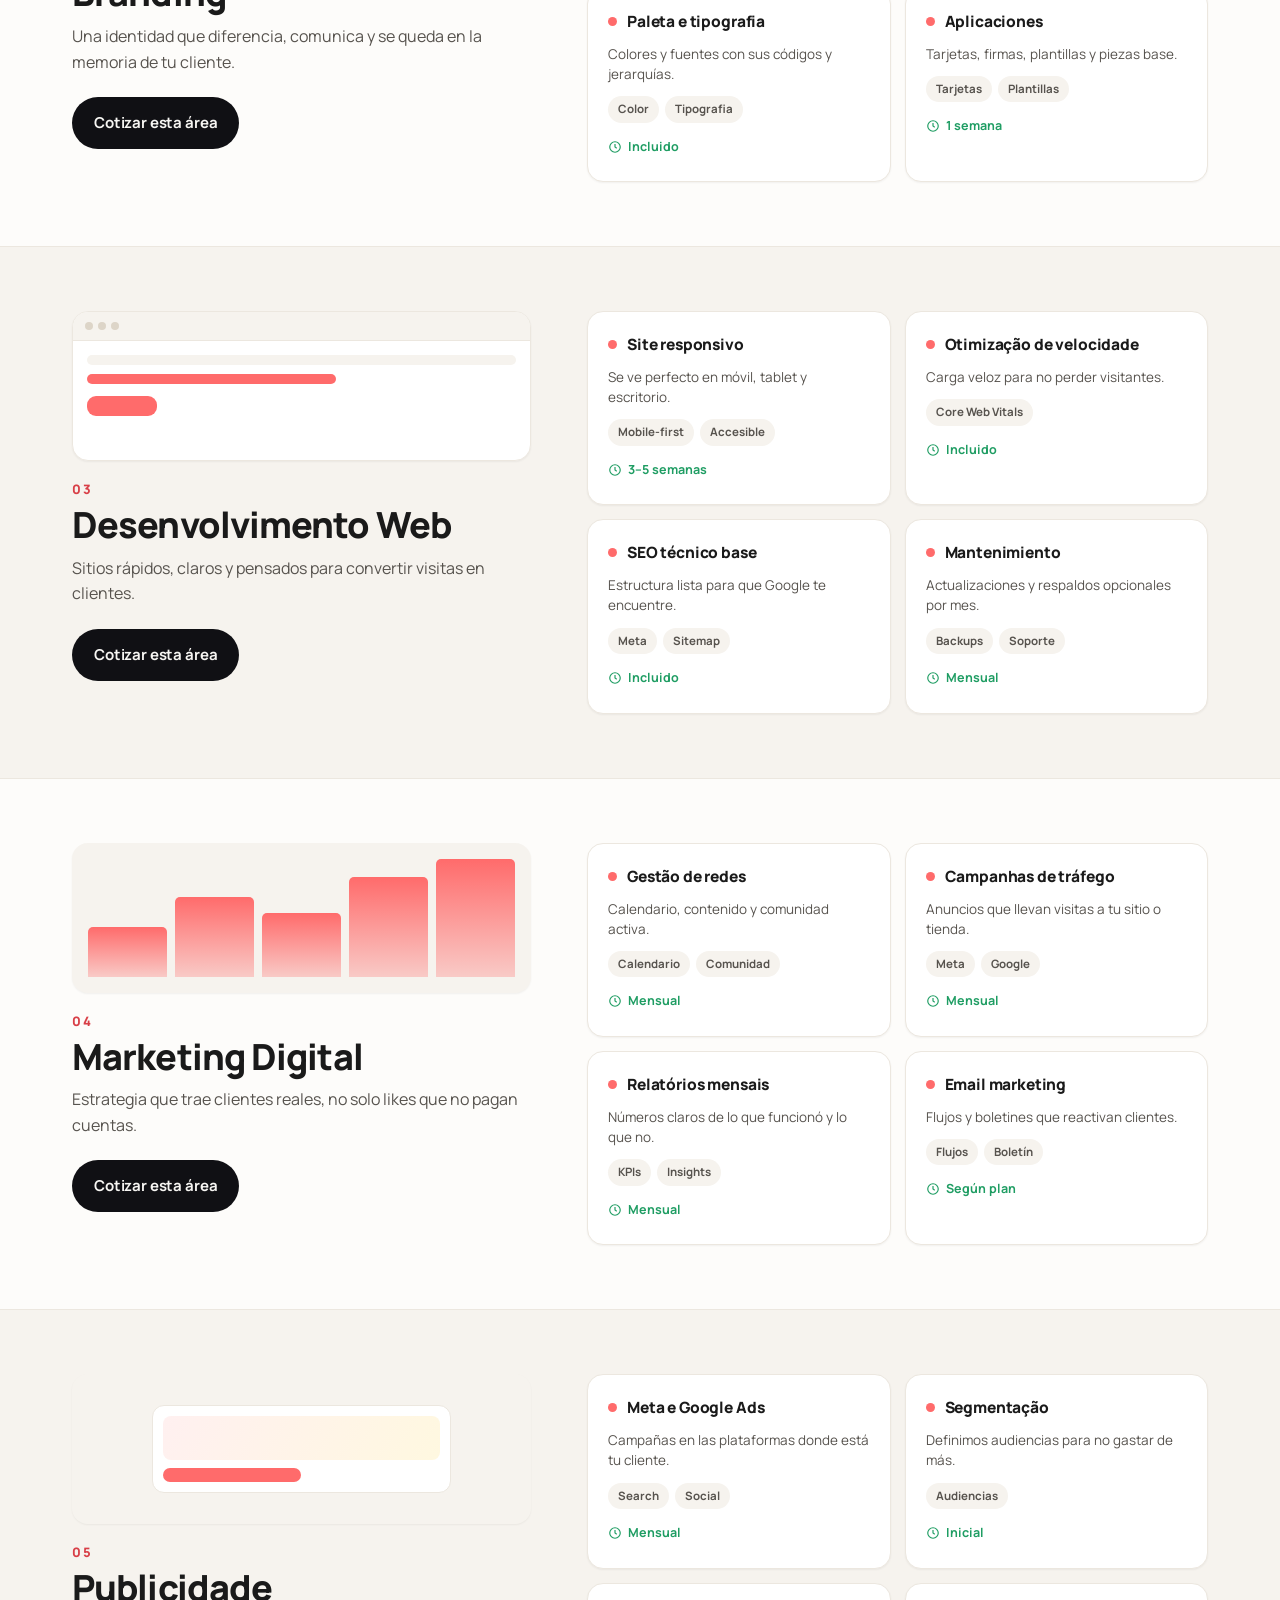
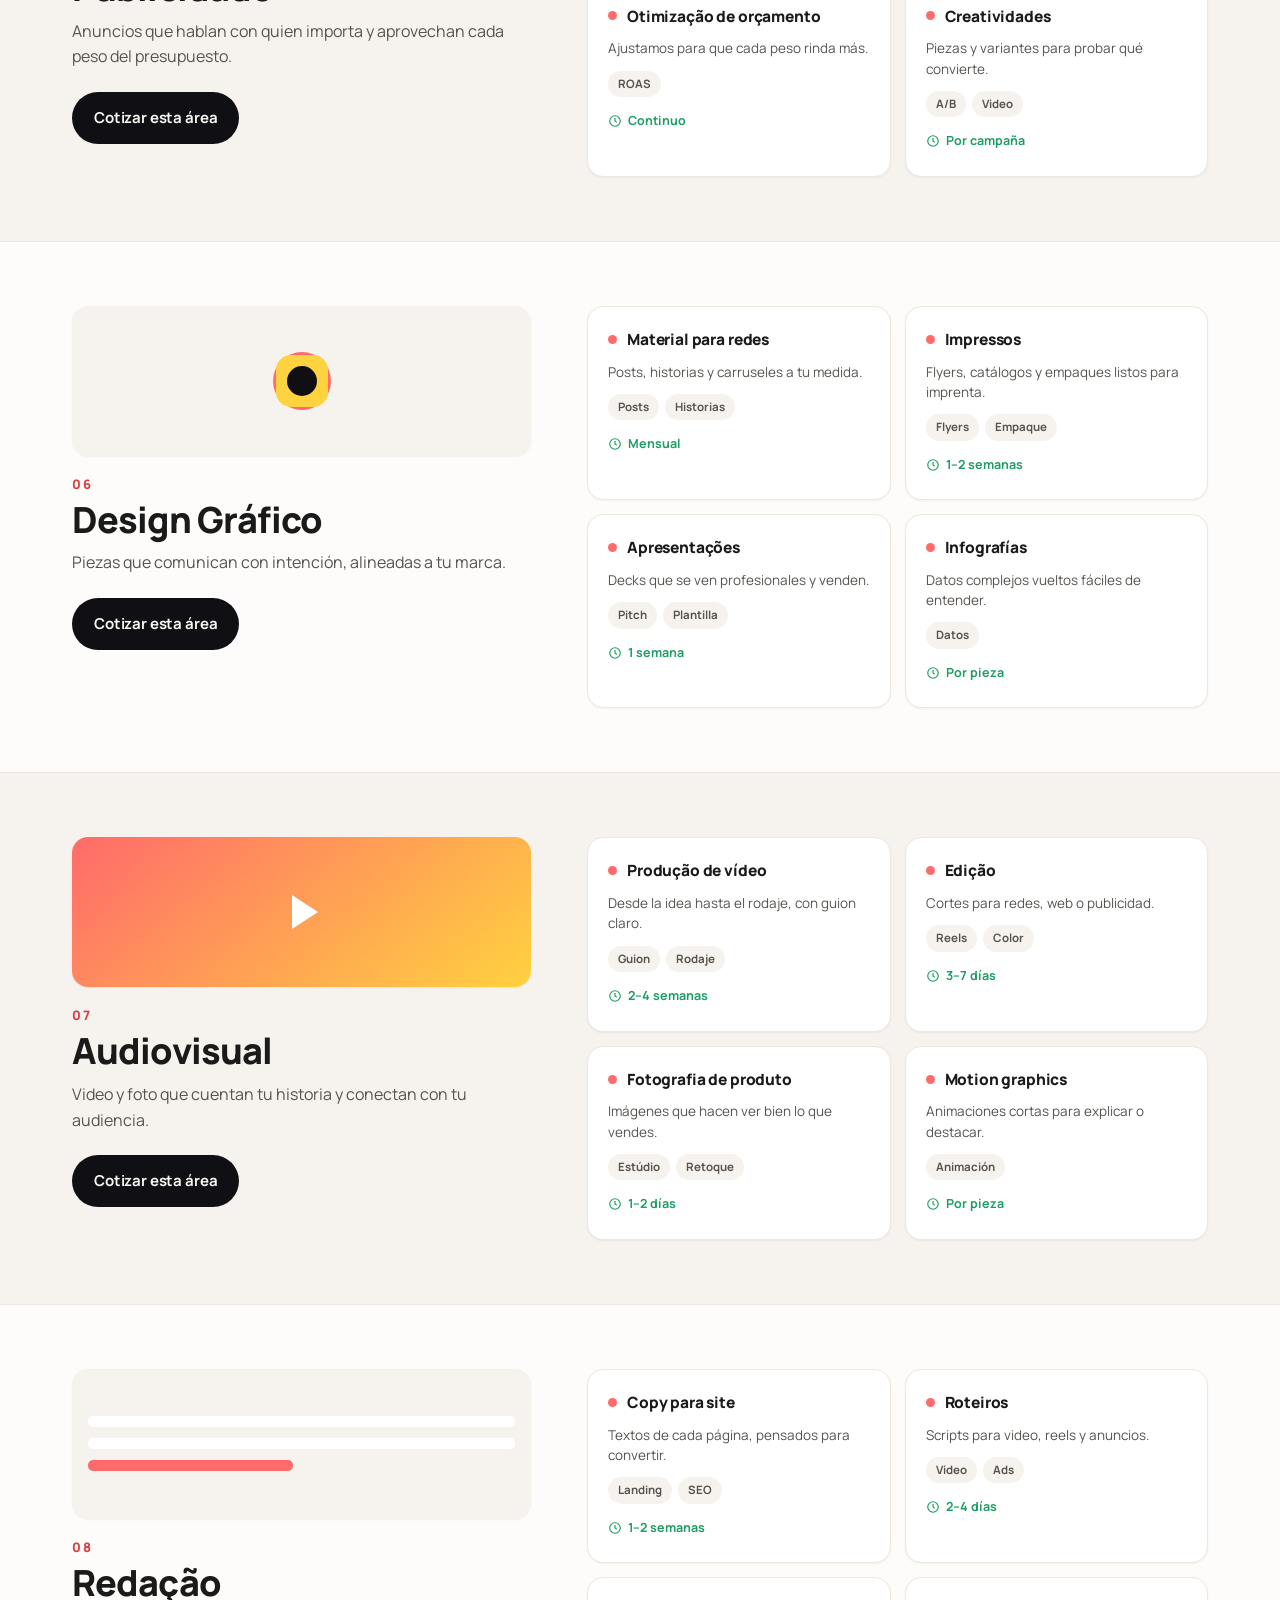
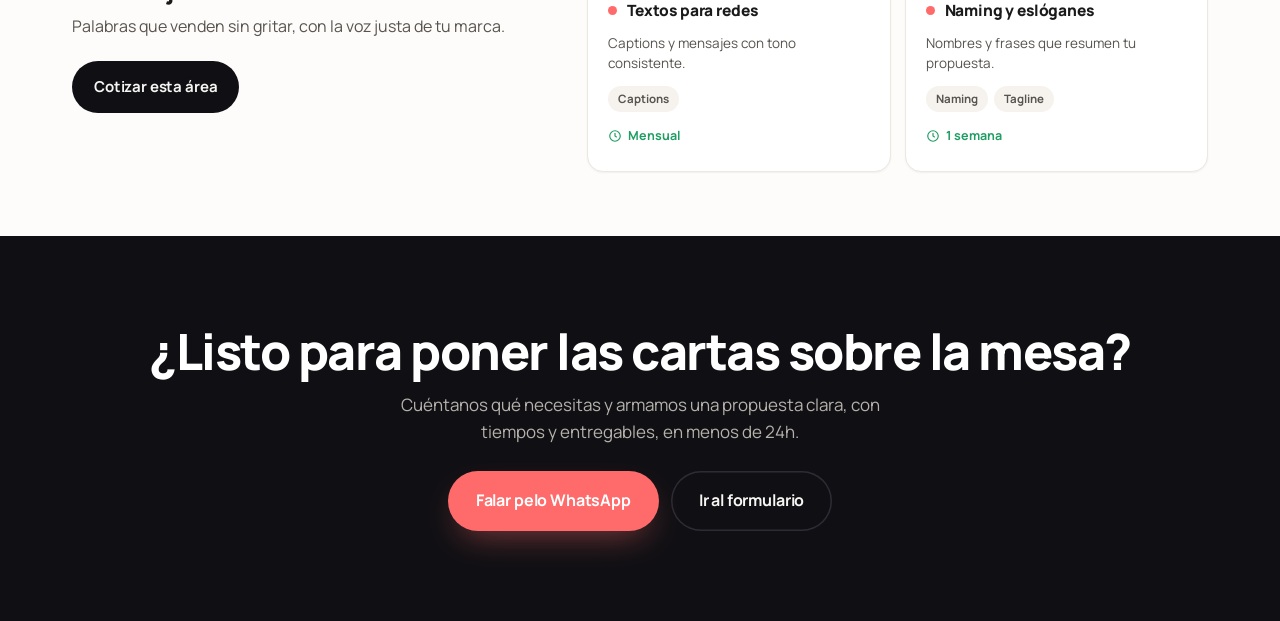
<file: catalogo.html>
<!doctype html>
<html lang="es" data-base-lang="es">
<head>
<meta charset="utf-8" />
<meta name="viewport" content="width=device-width, initial-scale=1" />
<title>ATERIS — Catálogo de servicios</title>
<meta name="description" content="Catálogo completo de servicios de ATERIS: dirección de proyectos, branding, web, marketing, publicidad, diseño, audiovisual y redacción. Entregables y tiempos claros." />
<link rel="canonical" href="https://ateriz.com/catalogo" />
<link rel="preconnect" href="https://fonts.googleapis.com">
<link rel="preconnect" href="https://fonts.gstatic.com" crossorigin>
<link href="https://fonts.googleapis.com/css2?family=Manrope:wght@400;500;600;700;800&display=swap" rel="stylesheet">
<link rel="stylesheet" href="styles.css" />
<link rel="stylesheet" href="catalog.css" />
</head>
<body>

<div class="scroll-progress" id="scrollProgress" aria-hidden="true"></div>

<!-- ════════ NAV ════════ -->
<header class="cnav" id="cnav">
  <div class="wrap cnav-inner">
    <a class="brand" href="/" aria-label="ATERIS — inicio">
      <span class="brand-mark" aria-hidden="true">
        <svg viewBox="0 0 32 32" width="30" height="30"><rect x="2" y="2" width="28" height="28" rx="9" fill="#ff6b6b"/><path d="M11 21l3.2-10h2.2L19.6 21h-2.3l-.7-2.4h-3.4L12.5 21H11zm2.7-4.2h2.3l-1.1-3.8-1.2 3.8z" fill="#fff"/></svg>
      </span>
      <span class="brand-name" data-no-i18n>ATERIS</span>
    </a>
    <a class="cnav-back" href="/">← Início</a>
    <div class="cnav-tools">
      <div class="lang-toggle" role="group" aria-label="Idioma">
        <button type="button" data-lang="pt" class="lang-btn" aria-pressed="false" data-no-i18n>PT</button>
        <button type="button" data-lang="es" class="lang-btn is-active" aria-pressed="true" data-no-i18n>ES</button>
      </div>
      <a class="btn btn-wa" href="https://wa.me/5515988033899?text=%C2%A1Hola%20ATERIS!%20Quiero%20cotizar%20mi%20proyecto." id="waNav" rel="noopener noreferrer" target="_blank">
        <svg viewBox="0 0 24 24" fill="currentColor" aria-hidden="true" style="width:17px;height:17px"><path d="M17.5 14.4c-.3-.15-1.77-.87-2.04-.97-.27-.1-.47-.15-.67.15-.2.3-.77.96-.94 1.16-.17.2-.35.22-.65.07-.3-.15-1.26-.46-2.4-1.48-.89-.79-1.49-1.77-1.66-2.07-.17-.3-.02-.46.13-.61.13-.13.3-.35.45-.52.15-.17.2-.3.3-.5.1-.2.05-.37-.02-.52-.08-.15-.67-1.6-.91-2.2-.24-.58-.49-.5-.67-.51l-.57-.01c-.2 0-.52.07-.8.37-.27.3-1.04 1.02-1.04 2.48s1.07 2.88 1.22 3.08c.15.2 2.1 3.2 5.08 4.49.71.31 1.26.49 1.69.62.71.23 1.36.2 1.87.12.57-.08 1.77-.72 2.02-1.42.25-.7.25-1.3.17-1.42-.07-.13-.27-.2-.57-.35M12 2C6.48 2 2 6.48 2 12c0 1.85.5 3.58 1.38 5.07L2 22l5.05-1.33A9.96 9.96 0 0 0 12 22c5.52 0 10-4.48 10-10S17.52 2 12 2"/></svg>
        <span>Hablar por WhatsApp</span>
      </a>
    </div>
  </div>
</header>

<main id="main">

<!-- ════════ HERO CATÁLOGO ════════ -->
<section class="chero">
  <div class="chero-glow" aria-hidden="true"></div>
  <div class="wrap chero-grid">
    <div class="chero-copy">
    <span class="eyebrow reveal">Catálogo de servicios</span>
    <h1 class="display reveal d1">Todo el detalle, con sus entregables.</h1>
    <p class="lede reveal d2">Ocho áreas, cada una con sus paquetes, tiempos y entregables definidos. Elige uno o combínalos — la propuesta llega clara antes de empezar.</p>
    <div class="chero-cta reveal d3">
      <a class="btn btn-wa btn-lg" href="https://wa.me/5515988033899?text=%C2%A1Hola%20ATERIS!%20Quiero%20cotizar%20mi%20proyecto." id="waHero" rel="noopener noreferrer" target="_blank"><svg viewBox="0 0 24 24" fill="currentColor" aria-hidden="true"><path d="M17.5 14.4c-.3-.15-1.77-.87-2.04-.97-.27-.1-.47-.15-.67.15-.2.3-.77.96-.94 1.16-.17.2-.35.22-.65.07-.3-.15-1.26-.46-2.4-1.48-.89-.79-1.49-1.77-1.66-2.07-.17-.3-.02-.46.13-.61.13-.13.3-.35.45-.52.15-.17.2-.3.3-.5.1-.2.05-.37-.02-.52-.08-.15-.67-1.6-.91-2.2-.24-.58-.49-.5-.67-.51l-.57-.01c-.2 0-.52.07-.8.37-.27.3-1.04 1.02-1.04 2.48s1.07 2.88 1.22 3.08c.15.2 2.1 3.2 5.08 4.49.71.31 1.26.49 1.69.62.71.23 1.36.2 1.87.12.57-.08 1.77-.72 2.02-1.42.25-.7.25-1.3.17-1.42-.07-.13-.27-.2-.57-.35M12 2C6.48 2 2 6.48 2 12c0 1.85.5 3.58 1.38 5.07L2 22l5.05-1.33A9.96 9.96 0 0 0 12 22c5.52 0 10-4.48 10-10S17.52 2 12 2"/></svg><span>Hablar por WhatsApp</span></a>
      <a class="btn btn-outline btn-lg" href="/#contacto">Cotizar mi proyecto</a>
    </div>
    </div>
    <div class="chero-visual reveal d2" aria-hidden="true" data-no-i18n>
      <div class="cv-card cv-1">
        <div class="cv-prev cvp-brand"><span class="cvm">A</span><span class="cvsw"><i></i><i></i><i></i></span></div>
        <div class="cv-label"><b>Branding</b><span>02</span></div>
      </div>
      <div class="cv-card cv-2">
        <div class="cv-prev cvp-web"><span class="cvbar"></span><span class="cvln"></span><span class="cvln s"></span></div>
        <div class="cv-label"><b>Web</b><span>03</span></div>
      </div>
      <div class="cv-card cv-3">
        <div class="cv-prev cvp-chart"><i></i><i></i><i></i><i></i></div>
        <div class="cv-label"><b>Marketing</b><span>04</span></div>
      </div>
    </div>
  </div>
  <div class="wrap">
    <nav class="cindex reveal assemble" aria-label="Áreas de servicio">
      <a href="#direcao">Dirección de proyectos</a>
      <a href="#branding">Branding</a>
      <a href="#web">Desarrollo Web</a>
      <a href="#marketing">Marketing Digital</a>
      <a href="#publicidade">Publicidad</a>
      <a href="#design">Diseño Gráfico</a>
      <a href="#audiovisual">Audiovisual</a>
      <a href="#redacao">Redacción</a>
    </nav>
  </div>
</section>

<!-- ════════ 01 DIRECCIÓN ════════ -->
<section class="cservice" id="direcao">
  <div class="wrap cs-grid">
    <div class="cs-left reveal">
      <div class="cs-ic"><svg viewBox="0 0 24 24" fill="none" stroke="currentColor" stroke-width="1.8" aria-hidden="true"><path d="M3 6h18M3 12h18M3 18h12"/><circle cx="19" cy="18" r="2.5"/></svg></div>
      <div class="cs-prev pv-direcao" aria-hidden="true">
        <div class="pv tl"><span></span><i style="width:72%"></i></div>
        <div class="pv tl"><span></span><i style="width:52%"></i></div>
        <div class="pv tl"><span></span><i style="width:64%"></i></div>
      </div>
      <div class="cs-num">01</div>
      <h2 class="cs-title">Dirección de proyectos</h2>
      <p class="cs-lede">Un solo punto de contacto que coordina todas las áreas, cuida los tiempos y te mantiene informado.</p>
      <a class="btn btn-dark cs-cta" href="/#contacto">Cotizar esta área</a>
    </div>
    <div class="cs-cards reveal d1">
      <article class="cs-card"><div class="cs-card-h"><span class="cs-card-dot"></span><span class="cs-card-t">Cronograma maestro</span></div><p class="cs-card-d">Plan general con hitos y responsables por actividad.</p><div class="cs-tags"><span class="cs-tag">Hitos</span><span class="cs-tag">Responsables</span></div><span class="cs-time"><svg viewBox="0 0 24 24" fill="none" stroke="currentColor" stroke-width="2"><circle cx="12" cy="12" r="9"/><path d="M12 7v5l3 2"/></svg>3–5 días</span></article>
      <article class="cs-card"><div class="cs-card-h"><span class="cs-card-dot"></span><span class="cs-card-t">Reuniones de seguimiento</span></div><p class="cs-card-d">Encuentros pautados para revisar avances y decisiones.</p><div class="cs-tags"><span class="cs-tag">Semanal</span><span class="cs-tag">Acta</span></div><span class="cs-time"><svg viewBox="0 0 24 24" fill="none" stroke="currentColor" stroke-width="2"><circle cx="12" cy="12" r="9"/><path d="M12 7v5l3 2"/></svg>Continuo</span></article>
      <article class="cs-card"><div class="cs-card-h"><span class="cs-card-dot"></span><span class="cs-card-t">Reportes de progreso</span></div><p class="cs-card-d">Estado claro de cada entregable, sin letra pequeña.</p><div class="cs-tags"><span class="cs-tag">Mensual</span><span class="cs-tag">Métricas</span></div><span class="cs-time"><svg viewBox="0 0 24 24" fill="none" stroke="currentColor" stroke-width="2"><circle cx="12" cy="12" r="9"/><path d="M12 7v5l3 2"/></svg>Mensual</span></article>
      <article class="cs-card"><div class="cs-card-h"><span class="cs-card-dot"></span><span class="cs-card-t">Gestión de proveedores</span></div><p class="cs-card-d">Coordinamos imprenta, hosting y terceros por ti.</p><div class="cs-tags"><span class="cs-tag">Imprenta</span><span class="cs-tag">Hosting</span></div><span class="cs-time"><svg viewBox="0 0 24 24" fill="none" stroke="currentColor" stroke-width="2"><circle cx="12" cy="12" r="9"/><path d="M12 7v5l3 2"/></svg>Según proyecto</span></article>
    </div>
  </div>
</section>

<!-- ════════ 02 BRANDING ════════ -->
<section class="cservice" id="branding">
  <div class="wrap cs-grid">
    <div class="cs-left reveal">
      <div class="cs-ic"><svg viewBox="0 0 24 24" fill="none" stroke="currentColor" stroke-width="1.8" aria-hidden="true"><circle cx="12" cy="12" r="9"/><circle cx="12" cy="12" r="3.5"/><path d="M12 3v3M12 18v3M3 12h3M18 12h3"/></svg></div>
      <div class="cs-prev pv-brand" aria-hidden="true">
        <div class="pv bmark" data-no-i18n>A</div>
        <div class="pv bsw"><i style="background:#ff6b6b"></i><i style="background:#ffd23f"></i><i style="background:#101014"></i></div>
      </div>
      <div class="cs-num">02</div>
      <h2 class="cs-title">Branding</h2>
      <p class="cs-lede">Una identidad que diferencia, comunica y se queda en la memoria de tu cliente.</p>
      <a class="btn btn-dark cs-cta" href="/#contacto">Cotizar esta área</a>
    </div>
    <div class="cs-cards reveal d1">
      <article class="cs-card"><div class="cs-card-h"><span class="cs-card-dot"></span><span class="cs-card-t">Logo y sistema visual</span></div><p class="cs-card-d">Logotipo principal, variantes y usos correctos.</p><div class="cs-tags"><span class="cs-tag">Logo</span><span class="cs-tag">Variantes</span></div><span class="cs-time"><svg viewBox="0 0 24 24" fill="none" stroke="currentColor" stroke-width="2"><circle cx="12" cy="12" r="9"/><path d="M12 7v5l3 2"/></svg>2–3 semanas</span></article>
      <article class="cs-card"><div class="cs-card-h"><span class="cs-card-dot"></span><span class="cs-card-t">Manual de marca</span></div><p class="cs-card-d">Reglas de uso para mantener todo consistente.</p><div class="cs-tags"><span class="cs-tag">PDF</span><span class="cs-tag">Guía</span></div><span class="cs-time"><svg viewBox="0 0 24 24" fill="none" stroke="currentColor" stroke-width="2"><circle cx="12" cy="12" r="9"/><path d="M12 7v5l3 2"/></svg>1 semana</span></article>
      <article class="cs-card"><div class="cs-card-h"><span class="cs-card-dot"></span><span class="cs-card-t">Paleta y tipografía</span></div><p class="cs-card-d">Colores y fuentes con sus códigos y jerarquías.</p><div class="cs-tags"><span class="cs-tag">Color</span><span class="cs-tag">Tipografía</span></div><span class="cs-time"><svg viewBox="0 0 24 24" fill="none" stroke="currentColor" stroke-width="2"><circle cx="12" cy="12" r="9"/><path d="M12 7v5l3 2"/></svg>Incluido</span></article>
      <article class="cs-card"><div class="cs-card-h"><span class="cs-card-dot"></span><span class="cs-card-t">Aplicaciones</span></div><p class="cs-card-d">Tarjetas, firmas, plantillas y piezas base.</p><div class="cs-tags"><span class="cs-tag">Tarjetas</span><span class="cs-tag">Plantillas</span></div><span class="cs-time"><svg viewBox="0 0 24 24" fill="none" stroke="currentColor" stroke-width="2"><circle cx="12" cy="12" r="9"/><path d="M12 7v5l3 2"/></svg>1 semana</span></article>
    </div>
  </div>
</section>

<!-- ════════ 03 WEB ════════ -->
<section class="cservice" id="web">
  <div class="wrap cs-grid">
    <div class="cs-left reveal">
      <div class="cs-ic"><svg viewBox="0 0 24 24" fill="none" stroke="currentColor" stroke-width="1.8" aria-hidden="true"><rect x="3" y="4" width="18" height="14" rx="2"/><path d="M3 9h18M8 21h8"/></svg></div>
      <div class="cs-prev pv-web" aria-hidden="true">
        <div class="pv wbar"><b></b><b></b><b></b></div>
        <div class="pv wbody"><span class="wl"></span><span class="wl s"></span><span class="wbtn"></span></div>
      </div>
      <div class="cs-num">03</div>
      <h2 class="cs-title">Desarrollo Web</h2>
      <p class="cs-lede">Sitios rápidos, claros y pensados para convertir visitas en clientes.</p>
      <a class="btn btn-dark cs-cta" href="/#contacto">Cotizar esta área</a>
    </div>
    <div class="cs-cards reveal d1">
      <article class="cs-card"><div class="cs-card-h"><span class="cs-card-dot"></span><span class="cs-card-t">Sitio responsivo</span></div><p class="cs-card-d">Se ve perfecto en móvil, tablet y escritorio.</p><div class="cs-tags"><span class="cs-tag">Mobile-first</span><span class="cs-tag">Accesible</span></div><span class="cs-time"><svg viewBox="0 0 24 24" fill="none" stroke="currentColor" stroke-width="2"><circle cx="12" cy="12" r="9"/><path d="M12 7v5l3 2"/></svg>3–5 semanas</span></article>
      <article class="cs-card"><div class="cs-card-h"><span class="cs-card-dot"></span><span class="cs-card-t">Optimización de velocidad</span></div><p class="cs-card-d">Carga veloz para no perder visitantes.</p><div class="cs-tags"><span class="cs-tag">Core Web Vitals</span></div><span class="cs-time"><svg viewBox="0 0 24 24" fill="none" stroke="currentColor" stroke-width="2"><circle cx="12" cy="12" r="9"/><path d="M12 7v5l3 2"/></svg>Incluido</span></article>
      <article class="cs-card"><div class="cs-card-h"><span class="cs-card-dot"></span><span class="cs-card-t">SEO técnico base</span></div><p class="cs-card-d">Estructura lista para que Google te encuentre.</p><div class="cs-tags"><span class="cs-tag">Meta</span><span class="cs-tag">Sitemap</span></div><span class="cs-time"><svg viewBox="0 0 24 24" fill="none" stroke="currentColor" stroke-width="2"><circle cx="12" cy="12" r="9"/><path d="M12 7v5l3 2"/></svg>Incluido</span></article>
      <article class="cs-card"><div class="cs-card-h"><span class="cs-card-dot"></span><span class="cs-card-t">Mantenimiento</span></div><p class="cs-card-d">Actualizaciones y respaldos opcionales por mes.</p><div class="cs-tags"><span class="cs-tag">Backups</span><span class="cs-tag">Soporte</span></div><span class="cs-time"><svg viewBox="0 0 24 24" fill="none" stroke="currentColor" stroke-width="2"><circle cx="12" cy="12" r="9"/><path d="M12 7v5l3 2"/></svg>Mensual</span></article>
    </div>
  </div>
</section>

<!-- ════════ 04 MARKETING ════════ -->
<section class="cservice" id="marketing">
  <div class="wrap cs-grid">
    <div class="cs-left reveal">
      <div class="cs-ic"><svg viewBox="0 0 24 24" fill="none" stroke="currentColor" stroke-width="1.8" aria-hidden="true"><path d="M3 11v3a2 2 0 0 0 2 2h1l4 4V5L6 9H5a2 2 0 0 0-2 2z"/><path d="M15 8a4 4 0 0 1 0 8"/></svg></div>
      <div class="cs-prev pv-chart" aria-hidden="true">
        <i class="pv" style="height:50px"></i><i class="pv" style="height:80px"></i><i class="pv" style="height:64px"></i><i class="pv" style="height:100px"></i><i class="pv" style="height:118px"></i>
      </div>
      <div class="cs-num">04</div>
      <h2 class="cs-title">Marketing Digital</h2>
      <p class="cs-lede">Estrategia que trae clientes reales, no solo likes que no pagan cuentas.</p>
      <a class="btn btn-dark cs-cta" href="/#contacto">Cotizar esta área</a>
    </div>
    <div class="cs-cards reveal d1">
      <article class="cs-card"><div class="cs-card-h"><span class="cs-card-dot"></span><span class="cs-card-t">Gestión de redes</span></div><p class="cs-card-d">Calendario, contenido y comunidad activa.</p><div class="cs-tags"><span class="cs-tag">Calendario</span><span class="cs-tag">Comunidad</span></div><span class="cs-time"><svg viewBox="0 0 24 24" fill="none" stroke="currentColor" stroke-width="2"><circle cx="12" cy="12" r="9"/><path d="M12 7v5l3 2"/></svg>Mensual</span></article>
      <article class="cs-card"><div class="cs-card-h"><span class="cs-card-dot"></span><span class="cs-card-t">Campañas de tráfico</span></div><p class="cs-card-d">Anuncios que llevan visitas a tu sitio o tienda.</p><div class="cs-tags"><span class="cs-tag">Meta</span><span class="cs-tag">Google</span></div><span class="cs-time"><svg viewBox="0 0 24 24" fill="none" stroke="currentColor" stroke-width="2"><circle cx="12" cy="12" r="9"/><path d="M12 7v5l3 2"/></svg>Mensual</span></article>
      <article class="cs-card"><div class="cs-card-h"><span class="cs-card-dot"></span><span class="cs-card-t">Reportes mensuales</span></div><p class="cs-card-d">Números claros de lo que funcionó y lo que no.</p><div class="cs-tags"><span class="cs-tag">KPIs</span><span class="cs-tag">Insights</span></div><span class="cs-time"><svg viewBox="0 0 24 24" fill="none" stroke="currentColor" stroke-width="2"><circle cx="12" cy="12" r="9"/><path d="M12 7v5l3 2"/></svg>Mensual</span></article>
      <article class="cs-card"><div class="cs-card-h"><span class="cs-card-dot"></span><span class="cs-card-t">Email marketing</span></div><p class="cs-card-d">Flujos y boletines que reactivan clientes.</p><div class="cs-tags"><span class="cs-tag">Flujos</span><span class="cs-tag">Boletín</span></div><span class="cs-time"><svg viewBox="0 0 24 24" fill="none" stroke="currentColor" stroke-width="2"><circle cx="12" cy="12" r="9"/><path d="M12 7v5l3 2"/></svg>Según plan</span></article>
    </div>
  </div>
</section>

<!-- ════════ 05 PUBLICIDAD ════════ -->
<section class="cservice" id="publicidade">
  <div class="wrap cs-grid">
    <div class="cs-left reveal">
      <div class="cs-ic"><svg viewBox="0 0 24 24" fill="none" stroke="currentColor" stroke-width="1.8" aria-hidden="true"><path d="M3 9v6h4l6 4V5L7 9H3z"/><path d="M17 6l3-2M18 12h3M17 18l3 2"/></svg></div>
      <div class="cs-prev pv-ad" aria-hidden="true">
        <div class="pv adcard"><span class="adimg"></span><span class="adcta"></span></div>
      </div>
      <div class="cs-num">05</div>
      <h2 class="cs-title">Publicidad</h2>
      <p class="cs-lede">Anuncios que hablan con quien importa y aprovechan cada peso del presupuesto.</p>
      <a class="btn btn-dark cs-cta" href="/#contacto">Cotizar esta área</a>
    </div>
    <div class="cs-cards reveal d1">
      <article class="cs-card"><div class="cs-card-h"><span class="cs-card-dot"></span><span class="cs-card-t">Meta y Google Ads</span></div><p class="cs-card-d">Campañas en las plataformas donde está tu cliente.</p><div class="cs-tags"><span class="cs-tag">Search</span><span class="cs-tag">Social</span></div><span class="cs-time"><svg viewBox="0 0 24 24" fill="none" stroke="currentColor" stroke-width="2"><circle cx="12" cy="12" r="9"/><path d="M12 7v5l3 2"/></svg>Mensual</span></article>
      <article class="cs-card"><div class="cs-card-h"><span class="cs-card-dot"></span><span class="cs-card-t">Segmentación</span></div><p class="cs-card-d">Definimos audiencias para no gastar de más.</p><div class="cs-tags"><span class="cs-tag">Audiencias</span></div><span class="cs-time"><svg viewBox="0 0 24 24" fill="none" stroke="currentColor" stroke-width="2"><circle cx="12" cy="12" r="9"/><path d="M12 7v5l3 2"/></svg>Inicial</span></article>
      <article class="cs-card"><div class="cs-card-h"><span class="cs-card-dot"></span><span class="cs-card-t">Optimización de presupuesto</span></div><p class="cs-card-d">Ajustamos para que cada peso rinda más.</p><div class="cs-tags"><span class="cs-tag">ROAS</span></div><span class="cs-time"><svg viewBox="0 0 24 24" fill="none" stroke="currentColor" stroke-width="2"><circle cx="12" cy="12" r="9"/><path d="M12 7v5l3 2"/></svg>Continuo</span></article>
      <article class="cs-card"><div class="cs-card-h"><span class="cs-card-dot"></span><span class="cs-card-t">Creatividades</span></div><p class="cs-card-d">Piezas y variantes para probar qué convierte.</p><div class="cs-tags"><span class="cs-tag">A/B</span><span class="cs-tag">Video</span></div><span class="cs-time"><svg viewBox="0 0 24 24" fill="none" stroke="currentColor" stroke-width="2"><circle cx="12" cy="12" r="9"/><path d="M12 7v5l3 2"/></svg>Por campaña</span></article>
    </div>
  </div>
</section>

<!-- ════════ 06 DISEÑO ════════ -->
<section class="cservice" id="design">
  <div class="wrap cs-grid">
    <div class="cs-left reveal">
      <div class="cs-ic"><svg viewBox="0 0 24 24" fill="none" stroke="currentColor" stroke-width="1.8" aria-hidden="true"><circle cx="13.5" cy="6.5" r="2.5"/><circle cx="6" cy="12" r="2.5"/><path d="M12 22a9 9 0 1 0-9-9c0 2 1 3 3 3h2a2 2 0 0 1 2 2c0 2 1 4 2 4z"/></svg></div>
      <div class="cs-prev pv-design" aria-hidden="true">
        <span class="pv ds c1"></span><span class="pv ds c2"></span><span class="pv ds c3"></span>
      </div>
      <div class="cs-num">06</div>
      <h2 class="cs-title">Diseño Gráfico</h2>
      <p class="cs-lede">Piezas que comunican con intención, alineadas a tu marca.</p>
      <a class="btn btn-dark cs-cta" href="/#contacto">Cotizar esta área</a>
    </div>
    <div class="cs-cards reveal d1">
      <article class="cs-card"><div class="cs-card-h"><span class="cs-card-dot"></span><span class="cs-card-t">Material para redes</span></div><p class="cs-card-d">Posts, historias y carruseles a tu medida.</p><div class="cs-tags"><span class="cs-tag">Posts</span><span class="cs-tag">Historias</span></div><span class="cs-time"><svg viewBox="0 0 24 24" fill="none" stroke="currentColor" stroke-width="2"><circle cx="12" cy="12" r="9"/><path d="M12 7v5l3 2"/></svg>Mensual</span></article>
      <article class="cs-card"><div class="cs-card-h"><span class="cs-card-dot"></span><span class="cs-card-t">Impresos</span></div><p class="cs-card-d">Flyers, catálogos y empaques listos para imprenta.</p><div class="cs-tags"><span class="cs-tag">Flyers</span><span class="cs-tag">Empaque</span></div><span class="cs-time"><svg viewBox="0 0 24 24" fill="none" stroke="currentColor" stroke-width="2"><circle cx="12" cy="12" r="9"/><path d="M12 7v5l3 2"/></svg>1–2 semanas</span></article>
      <article class="cs-card"><div class="cs-card-h"><span class="cs-card-dot"></span><span class="cs-card-t">Presentaciones</span></div><p class="cs-card-d">Decks que se ven profesionales y venden.</p><div class="cs-tags"><span class="cs-tag">Pitch</span><span class="cs-tag">Plantilla</span></div><span class="cs-time"><svg viewBox="0 0 24 24" fill="none" stroke="currentColor" stroke-width="2"><circle cx="12" cy="12" r="9"/><path d="M12 7v5l3 2"/></svg>1 semana</span></article>
      <article class="cs-card"><div class="cs-card-h"><span class="cs-card-dot"></span><span class="cs-card-t">Infografías</span></div><p class="cs-card-d">Datos complejos vueltos fáciles de entender.</p><div class="cs-tags"><span class="cs-tag">Datos</span></div><span class="cs-time"><svg viewBox="0 0 24 24" fill="none" stroke="currentColor" stroke-width="2"><circle cx="12" cy="12" r="9"/><path d="M12 7v5l3 2"/></svg>Por pieza</span></article>
    </div>
  </div>
</section>

<!-- ════════ 07 AUDIOVISUAL ════════ -->
<section class="cservice" id="audiovisual">
  <div class="wrap cs-grid">
    <div class="cs-left reveal">
      <div class="cs-ic"><svg viewBox="0 0 24 24" fill="none" stroke="currentColor" stroke-width="1.8" aria-hidden="true"><rect x="3" y="6" width="13" height="12" rx="2"/><path d="m16 10 5-3v10l-5-3z"/></svg></div>
      <div class="cs-prev pv-av" aria-hidden="true">
        <span class="pv playbtn"></span>
      </div>
      <div class="cs-num">07</div>
      <h2 class="cs-title">Audiovisual</h2>
      <p class="cs-lede">Video y foto que cuentan tu historia y conectan con tu audiencia.</p>
      <a class="btn btn-dark cs-cta" href="/#contacto">Cotizar esta área</a>
    </div>
    <div class="cs-cards reveal d1">
      <article class="cs-card"><div class="cs-card-h"><span class="cs-card-dot"></span><span class="cs-card-t">Producción de video</span></div><p class="cs-card-d">Desde la idea hasta el rodaje, con guion claro.</p><div class="cs-tags"><span class="cs-tag">Guion</span><span class="cs-tag">Rodaje</span></div><span class="cs-time"><svg viewBox="0 0 24 24" fill="none" stroke="currentColor" stroke-width="2"><circle cx="12" cy="12" r="9"/><path d="M12 7v5l3 2"/></svg>2–4 semanas</span></article>
      <article class="cs-card"><div class="cs-card-h"><span class="cs-card-dot"></span><span class="cs-card-t">Edición</span></div><p class="cs-card-d">Cortes para redes, web o publicidad.</p><div class="cs-tags"><span class="cs-tag">Reels</span><span class="cs-tag">Color</span></div><span class="cs-time"><svg viewBox="0 0 24 24" fill="none" stroke="currentColor" stroke-width="2"><circle cx="12" cy="12" r="9"/><path d="M12 7v5l3 2"/></svg>3–7 días</span></article>
      <article class="cs-card"><div class="cs-card-h"><span class="cs-card-dot"></span><span class="cs-card-t">Fotografía de producto</span></div><p class="cs-card-d">Imágenes que hacen ver bien lo que vendes.</p><div class="cs-tags"><span class="cs-tag">Estudio</span><span class="cs-tag">Retoque</span></div><span class="cs-time"><svg viewBox="0 0 24 24" fill="none" stroke="currentColor" stroke-width="2"><circle cx="12" cy="12" r="9"/><path d="M12 7v5l3 2"/></svg>1–2 días</span></article>
      <article class="cs-card"><div class="cs-card-h"><span class="cs-card-dot"></span><span class="cs-card-t">Motion graphics</span></div><p class="cs-card-d">Animaciones cortas para explicar o destacar.</p><div class="cs-tags"><span class="cs-tag">Animación</span></div><span class="cs-time"><svg viewBox="0 0 24 24" fill="none" stroke="currentColor" stroke-width="2"><circle cx="12" cy="12" r="9"/><path d="M12 7v5l3 2"/></svg>Por pieza</span></article>
    </div>
  </div>
</section>

<!-- ════════ 08 REDACCIÓN ════════ -->
<section class="cservice" id="redacao">
  <div class="wrap cs-grid">
    <div class="cs-left reveal">
      <div class="cs-ic"><svg viewBox="0 0 24 24" fill="none" stroke="currentColor" stroke-width="1.8" aria-hidden="true"><path d="M4 20h16M5 16l9-9 3 3-9 9H5v-3z"/><path d="M13 6l3-3 3 3"/></svg></div>
      <div class="cs-prev pv-text" aria-hidden="true">
        <span class="pv tx"></span><span class="pv tx"></span><span class="pv tx s"></span>
      </div>
      <div class="cs-num">08</div>
      <h2 class="cs-title">Redacción</h2>
      <p class="cs-lede">Palabras que venden sin gritar, con la voz justa de tu marca.</p>
      <a class="btn btn-dark cs-cta" href="/#contacto">Cotizar esta área</a>
    </div>
    <div class="cs-cards reveal d1">
      <article class="cs-card"><div class="cs-card-h"><span class="cs-card-dot"></span><span class="cs-card-t">Copy para sitio</span></div><p class="cs-card-d">Textos de cada página, pensados para convertir.</p><div class="cs-tags"><span class="cs-tag">Landing</span><span class="cs-tag">SEO</span></div><span class="cs-time"><svg viewBox="0 0 24 24" fill="none" stroke="currentColor" stroke-width="2"><circle cx="12" cy="12" r="9"/><path d="M12 7v5l3 2"/></svg>1–2 semanas</span></article>
      <article class="cs-card"><div class="cs-card-h"><span class="cs-card-dot"></span><span class="cs-card-t">Guiones</span></div><p class="cs-card-d">Scripts para video, reels y anuncios.</p><div class="cs-tags"><span class="cs-tag">Video</span><span class="cs-tag">Ads</span></div><span class="cs-time"><svg viewBox="0 0 24 24" fill="none" stroke="currentColor" stroke-width="2"><circle cx="12" cy="12" r="9"/><path d="M12 7v5l3 2"/></svg>2–4 días</span></article>
      <article class="cs-card"><div class="cs-card-h"><span class="cs-card-dot"></span><span class="cs-card-t">Textos para redes</span></div><p class="cs-card-d">Captions y mensajes con tono consistente.</p><div class="cs-tags"><span class="cs-tag">Captions</span></div><span class="cs-time"><svg viewBox="0 0 24 24" fill="none" stroke="currentColor" stroke-width="2"><circle cx="12" cy="12" r="9"/><path d="M12 7v5l3 2"/></svg>Mensual</span></article>
      <article class="cs-card"><div class="cs-card-h"><span class="cs-card-dot"></span><span class="cs-card-t">Naming y eslóganes</span></div><p class="cs-card-d">Nombres y frases que resumen tu propuesta.</p><div class="cs-tags"><span class="cs-tag">Naming</span><span class="cs-tag">Tagline</span></div><span class="cs-time"><svg viewBox="0 0 24 24" fill="none" stroke="currentColor" stroke-width="2"><circle cx="12" cy="12" r="9"/><path d="M12 7v5l3 2"/></svg>1 semana</span></article>
    </div>
  </div>
</section>

<!-- ════════ CTA FINAL ════════ -->
<section class="cfinal">
  <div class="wrap reveal">
    <h2 class="h2">¿Listo para poner las cartas sobre la mesa?</h2>
    <p>Cuéntanos qué necesitas y armamos una propuesta clara, con tiempos y entregables, en menos de 24h.</p>
    <div class="cfinal-cta">
      <a class="btn btn-wa btn-lg" href="https://wa.me/5515988033899?text=%C2%A1Hola%20ATERIS!%20Quiero%20cotizar%20mi%20proyecto." id="waFinal" rel="noopener noreferrer" target="_blank">Hablar por WhatsApp</a>
      <a class="btn btn-outline on-dark btn-lg" href="/#contacto">Ir al formulario</a>
    </div>
  </div>
</section>

</main>

<a class="wa-float" href="https://wa.me/5515988033899?text=%C2%A1Hola%20ATERIS!%20Quiero%20cotizar%20mi%20proyecto." id="waFloat" rel="noopener noreferrer" target="_blank" aria-label="Hablar por WhatsApp">
  <svg viewBox="0 0 24 24" fill="currentColor" aria-hidden="true"><path d="M17.5 14.4c-.3-.15-1.77-.87-2.04-.97-.27-.1-.47-.15-.67.15-.2.3-.77.96-.94 1.16-.17.2-.35.22-.65.07-.3-.15-1.26-.46-2.4-1.48-.89-.79-1.49-1.77-1.66-2.07-.17-.3-.02-.46.13-.61.13-.13.3-.35.45-.52.15-.17.2-.3.3-.5.1-.2.05-.37-.02-.52-.08-.15-.67-1.6-.91-2.2-.24-.58-.49-.5-.67-.51l-.57-.01c-.2 0-.52.07-.8.37-.27.3-1.04 1.02-1.04 2.48s1.07 2.88 1.22 3.08c.15.2 2.1 3.2 5.08 4.49.71.31 1.26.49 1.69.62.71.23 1.36.2 1.87.12.57-.08 1.77-.72 2.02-1.42.25-.7.25-1.3.17-1.42-.07-.13-.27-.2-.57-.35M12 2C6.48 2 2 6.48 2 12c0 1.85.5 3.58 1.38 5.07L2 22l5.05-1.33A9.96 9.96 0 0 0 12 22c5.52 0 10-4.48 10-10S17.52 2 12 2"/></svg>
</a>

<script src="translations.js"></script>
<script src="catalog.js"></script>
</body>
</html>
</file>
<file: styles.css>
/* ════════════════════════════════════════════════════════════════════
   ATERIS — Design System (compartido entre landing.html e index.html)
   Light base + secciones oscuras · Coral marca · Amarillo acento
   ════════════════════════════════════════════════════════════════════ */

:root {
  /* ── Brand ── */
  --coral: #ff6b6b;
  --coral-600: #f2545b;
  --coral-700: #d83f47;
  --coral-soft: #fff0f0;
  --yellow: #ffd23f;
  --yellow-600: #f5bd0a;
  --yellow-soft: #fff8e0;

  /* ── Light surfaces ── */
  --bg: #fdfcfa;
  --bg-2: #f6f3ee;
  --card: #ffffff;
  --line: #ece7df;
  --line-strong: #ddd5c8;

  /* ── Dark surfaces (secciones oscuras) ── */
  --ink: #101014;
  --ink-2: #17171c;
  --ink-3: #1f1f26;
  --ink-line: #2c2c34;

  /* ── Text ── */
  --text: #1a1a1a;
  --text-2: #57534e;
  --text-3: #8a857d;
  --text-inv: #f7f6f3;
  --text-inv-2: #b6b2ab;
  --text-inv-3: #7a766f;

  /* ── Functional ── */
  --ok: #1f9d63;
  --ok-soft: #e6f5ec;
  --focus: #2563eb;

  /* ── Radii ── */
  --r-xs: 8px;
  --r-sm: 12px;
  --r-md: 16px;
  --r-lg: 22px;
  --r-xl: 30px;
  --r-pill: 999px;

  /* ── Shadows ── */
  --sh-xs: 0 1px 2px rgba(26,22,18,0.05);
  --sh-sm: 0 2px 8px -2px rgba(26,22,18,0.08);
  --sh-md: 0 8px 28px -10px rgba(26,22,18,0.16);
  --sh-lg: 0 24px 60px -22px rgba(26,22,18,0.28);
  --sh-coral: 0 14px 34px -12px rgba(255,107,107,0.5);

  /* ── Layout ── */
  --maxw: 1200px;
  --gutter: 32px;

  /* ── Type ── */
  --font: "Manrope", system-ui, -apple-system, "Segoe UI", sans-serif;
}

* { box-sizing: border-box; }
html { scroll-behavior: smooth; -webkit-text-size-adjust: 100%; }
@media (prefers-reduced-motion: reduce) {
  html { scroll-behavior: auto; }
}
html, body { margin: 0; padding: 0; }
body {
  font-family: var(--font);
  background: var(--bg);
  color: var(--text);
  font-size: 16px;
  line-height: 1.6;
  -webkit-font-smoothing: antialiased;
  text-rendering: optimizeLegibility;
  overflow-x: hidden;
}
img, svg { display: block; max-width: 100%; }
a { color: inherit; text-decoration: none; }
button { font-family: inherit; cursor: pointer; border: none; background: none; color: inherit; }
input, textarea, select { font-family: inherit; font-size: inherit; color: inherit; }

/* ── Focus ── */
:focus-visible {
  outline: 3px solid var(--focus);
  outline-offset: 2px;
  border-radius: 4px;
}

/* ── Typographic scale ── */
.eyebrow {
  display: inline-flex; align-items: center; gap: 8px;
  font-size: 13px; font-weight: 700;
  text-transform: uppercase; letter-spacing: 0.14em;
  color: var(--coral-700);
}
.eyebrow.on-dark { color: var(--yellow); }

h1, h2, h3, h4 { margin: 0; font-weight: 800; letter-spacing: -0.025em; line-height: 1.05; }
.display {
  font-size: clamp(38px, 6.2vw, 76px);
  font-weight: 800; letter-spacing: -0.035em; line-height: 1.0;
  text-wrap: balance;
}
.h2 {
  font-size: clamp(30px, 4.4vw, 50px);
  letter-spacing: -0.03em; line-height: 1.04;
  text-wrap: balance;
}
.h3 { font-size: clamp(20px, 2.4vw, 26px); letter-spacing: -0.02em; }
.lede {
  font-size: clamp(16px, 1.5vw, 20px);
  color: var(--text-2); line-height: 1.55;
  text-wrap: pretty;
}

/* ── Layout helpers ── */
.wrap { max-width: var(--maxw); margin: 0 auto; padding-left: var(--gutter); padding-right: var(--gutter); }
.section { padding: clamp(64px, 9vw, 120px) 0; }
.section-head { max-width: 680px; margin-bottom: clamp(40px, 5vw, 64px); }
.section-head.center { margin-left: auto; margin-right: auto; text-align: center; }

/* ── Buttons ── */
.btn {
  display: inline-flex; align-items: center; justify-content: center; gap: 10px;
  padding: 14px 22px; border-radius: var(--r-pill);
  font-weight: 700; font-size: 15px; letter-spacing: -0.01em;
  transition: transform .15s ease, background .15s ease, box-shadow .15s ease, color .15s ease;
  white-space: nowrap;
}
.btn svg { width: 18px; height: 18px; }
.btn-wa {
  background: var(--coral); color: #fff;
  box-shadow: var(--sh-coral);
}
.btn-wa:hover { background: var(--coral-600); transform: translateY(-2px); }
.btn-wa:active { transform: translateY(0); }
.btn-dark { background: var(--ink); color: var(--text-inv); }
.btn-dark:hover { background: #000; transform: translateY(-2px); }
.btn-outline {
  background: transparent; color: var(--text);
  box-shadow: inset 0 0 0 1.5px var(--line-strong);
}
.btn-outline:hover { box-shadow: inset 0 0 0 1.5px var(--text); transform: translateY(-2px); }
.btn-outline.on-dark { color: var(--text-inv); box-shadow: inset 0 0 0 1.5px var(--ink-line); }
.btn-outline.on-dark:hover { box-shadow: inset 0 0 0 1.5px var(--text-inv-2); }
.btn-lg { padding: 17px 28px; font-size: 16px; }
.btn-ghost { padding: 10px 14px; font-weight: 700; color: var(--text-2); border-radius: var(--r-sm); }
.btn-ghost:hover { color: var(--text); background: var(--bg-2); }

/* ── Brand + language toggle (compartidos landing/catálogo) ── */
.brand { display: inline-flex; align-items: center; gap: 10px; }
.brand-mark { display: inline-flex; flex-shrink: 0; }
.brand-name { font-weight: 800; font-size: 19px; letter-spacing: -0.03em; }
.lang-toggle { display: inline-flex; padding: 3px; gap: 2px; background: var(--bg-2); border-radius: var(--r-pill); box-shadow: inset 0 0 0 1px var(--line); flex-shrink: 0; }
.lang-btn { padding: 6px 12px; border-radius: var(--r-pill); font-size: 12.5px; font-weight: 800; letter-spacing: .03em; color: var(--text-3); transition: background .15s, color .15s; }
.lang-btn.is-active { background: var(--ink); color: #fff; }
@media (max-width: 760px) {
  .lang-btn { padding: 9px 14px; }
}

/* ── Pills / chips ── */
.pill {
  display: inline-flex; align-items: center; gap: 7px;
  padding: 7px 14px; border-radius: var(--r-pill);
  background: var(--card); box-shadow: inset 0 0 0 1px var(--line);
  font-size: 13px; font-weight: 600; color: var(--text-2);
}
.pill .dot { width: 7px; height: 7px; border-radius: 50%; background: var(--ok); box-shadow: 0 0 0 3px var(--ok-soft); }

/* ── Reveal animation (shared) ── */
.reveal { opacity: 0; transform: translateY(26px); transition: opacity .7s cubic-bezier(.22,.61,.36,1), transform .7s cubic-bezier(.22,.61,.36,1); }
.reveal.in { opacity: 1; transform: none; }
.reveal.d1 { transition-delay: .07s; }
.reveal.d2 { transition-delay: .14s; }
.reveal.d3 { transition-delay: .21s; }
.reveal.d4 { transition-delay: .28s; }
@media (prefers-reduced-motion: reduce) {
  .reveal { opacity: 1 !important; transform: none !important; transition: none !important; }
}

/* ── Scroll progress bar (global) ── */
.scroll-progress {
  position: fixed; top: 0; left: 0; height: 3px; width: 0%;
  background: linear-gradient(90deg, var(--coral), var(--yellow));
  z-index: 200; transition: width .08s linear;
}

/* ── Skip link ── */
.skip-link {
  position: absolute; left: 12px; top: -60px; z-index: 300;
  background: var(--ink); color: #fff; padding: 10px 16px; border-radius: var(--r-sm);
  transition: top .2s;
}
.skip-link:focus { top: 12px; }

/* ── Floating WhatsApp ── */
.wa-float {
  position: fixed; right: 18px; bottom: 18px; z-index: 150;
  width: 56px; height: 56px; border-radius: 50%;
  background: var(--coral); color: #fff;
  display: flex; align-items: center; justify-content: center;
  box-shadow: var(--sh-coral);
  transition: transform .15s ease, background .15s ease;
}
.wa-float:hover { transform: scale(1.06); background: var(--coral-600); }
.wa-float svg { width: 28px; height: 28px; }

/* ── Selection ── */
::selection { background: var(--coral); color: #fff; }
</file>
<file: landing.css>
/* ════════════════════════════════════════════════════════════════════
   ATERIS — landing.css (específico de la landing; hereda tokens de styles.css)
   ════════════════════════════════════════════════════════════════════ */

/* ════════════════════ NAV ════════════════════ */
.nav {
  position: sticky; top: 0; z-index: 100;
  background: rgba(253,252,250,0.82);
  backdrop-filter: saturate(160%) blur(14px);
  border-bottom: 1px solid transparent;
  transition: border-color .25s, box-shadow .25s;
}
.nav.scrolled { border-bottom-color: var(--line); box-shadow: var(--sh-xs); }
.nav-inner { display: flex; align-items: center; gap: 22px; height: 70px; }

.brand { display: inline-flex; align-items: center; gap: 10px; }
.brand-mark { display: inline-flex; }
.brand-name { font-weight: 800; font-size: 19px; letter-spacing: -0.03em; }

.nav-links { display: flex; align-items: center; gap: 6px; margin-left: 14px; }
.nav-link {
  position: relative; padding: 8px 12px; border-radius: var(--r-sm);
  font-size: 14.5px; font-weight: 600; color: var(--text-2);
  transition: color .15s;
}
.nav-link::after {
  content: ""; position: absolute; left: 12px; right: 12px; bottom: 4px; height: 2px;
  background: var(--coral); border-radius: 2px;
  transform: scaleX(0); transform-origin: left; transition: transform .22s ease;
}
.nav-link:hover { color: var(--text); }
.nav-link:hover::after, .nav-link.active::after { transform: scaleX(1); }
.nav-link.active { color: var(--text); }
.nav-link-alt { color: var(--coral-700); font-weight: 700; }

.nav-wa { margin-left: 8px; padding: 11px 16px; font-size: 14px; }
.nav-wa svg { width: 17px; height: 17px; }

.nav-tools { display: flex; align-items: center; gap: 12px; margin-left: auto; }
.lang-toggle {
  display: inline-flex; padding: 3px; gap: 2px;
  background: var(--bg-2); border-radius: var(--r-pill);
  box-shadow: inset 0 0 0 1px var(--line);
}
.lang-btn {
  padding: 6px 12px; border-radius: var(--r-pill);
  font-size: 12.5px; font-weight: 800; letter-spacing: .03em; color: var(--text-3);
  transition: background .15s, color .15s;
}
.lang-btn.is-active { background: var(--ink); color: #fff; }

.nav-burger { display: none; width: 42px; height: 42px; border-radius: var(--r-sm); flex-direction: column; gap: 5px; align-items: center; justify-content: center; }
.nav-burger span { width: 20px; height: 2px; background: var(--text); border-radius: 2px; transition: transform .25s, opacity .2s; }
.nav.menu-open .nav-burger span:nth-child(1) { transform: translateY(7px) rotate(45deg); }
.nav.menu-open .nav-burger span:nth-child(2) { opacity: 0; }
.nav.menu-open .nav-burger span:nth-child(3) { transform: translateY(-7px) rotate(-45deg); }

/* ════════════════════ HERO ════════════════════ */
.hero { position: relative; overflow: hidden; padding: clamp(48px, 7vw, 90px) 0 clamp(56px, 8vw, 110px); }
.hero-glow {
  position: absolute; inset: -10%; z-index: 0; pointer-events: none;
  background:
    radial-gradient(40% 38% at 78% 22%, rgba(255,107,107,0.20), transparent 62%),
    radial-gradient(38% 36% at 14% 68%, rgba(255,210,63,0.20), transparent 62%),
    radial-gradient(30% 30% at 55% 50%, rgba(255,107,107,0.08), transparent 70%);
  will-change: transform;
  animation: aurora 16s ease-in-out infinite alternate;
  transform: translate(calc(var(--gx,0) * 16px), calc(var(--gy,0) * 12px));
}
@keyframes aurora {
  0%   { background-position: 0% 0%, 0% 0%, 0% 0%; filter: hue-rotate(0deg); }
  100% { background-position: 14% 8%, -12% -6%, 6% -8%; filter: hue-rotate(-10deg); }
}
@media (prefers-reduced-motion: reduce) { .hero-glow { animation: none; } }
.hero-inner {
  position: relative; z-index: 1;
  display: grid; grid-template-columns: 1.05fr 0.95fr; gap: clamp(32px, 5vw, 72px);
  align-items: center;
}
.hero-h1 { margin: 18px 0 20px; }
.hero-h1 em {
  font-style: normal;
  background: linear-gradient(100deg, var(--coral) 0%, var(--yellow) 45%, var(--coral) 90%);
  background-size: 220% auto;
  -webkit-background-clip: text; background-clip: text;
  -webkit-text-fill-color: transparent; color: transparent;
  animation: sheen 5s linear infinite;
}
@keyframes sheen { to { background-position: 220% center; } }
@media (prefers-reduced-motion: reduce) {
  .hero-h1 em { animation: none; -webkit-text-fill-color: var(--coral); color: var(--coral); }
}
.hero-lede { max-width: 540px; }
.hero-lede strong { color: var(--text); font-weight: 800; }
.hero-cta { display: flex; flex-wrap: wrap; gap: 14px; margin: 28px 0 14px; }
.hero-micro { font-size: 13.5px; color: var(--text-3); margin: 0 0 30px; }

.hero-stats { display: flex; gap: clamp(20px, 4vw, 44px); margin: 0; padding-top: 26px; border-top: 1px solid var(--line); }
.stat { display: flex; flex-direction: column; gap: 2px; }
.stat-num { font-size: clamp(28px, 3.6vw, 40px); font-weight: 800; letter-spacing: -0.03em; line-height: 1; color: var(--text); }
.stat-label { font-size: 13px; color: var(--text-3); font-weight: 600; }

/* ── Hero cartas ── */
.hero-cards { position: relative; min-height: 360px; display: flex; align-items: center; justify-content: center; perspective: 1000px; }
.deck {
  position: absolute; inset: 0; display: flex; align-items: center; justify-content: center; pointer-events: none;
  transform: translate(calc(var(--px,0) * -16px), calc(var(--py,0) * -12px));
  transition: transform .3s ease;
}
.play-card {
  position: absolute; width: 150px; height: 210px; border-radius: 16px;
  background: var(--card); box-shadow: var(--sh-lg);
  border: 1px solid var(--line);
  display: flex; align-items: center; justify-content: center;
  transform: var(--final);
  animation: deal .85s cubic-bezier(.18,.85,.25,1) both;
}
.play-card .suit { font-size: 56px; line-height: 1; }
.pc-1 { --final: rotate(-16deg) translate(-118px, 18px); animation-delay: .12s; }
.pc-1 .suit { color: var(--coral); }
.pc-2 { --final: rotate(-2deg) translate(-58px, -8px); animation-delay: .22s; }
.pc-2 .suit { color: var(--coral); }
.pc-3 { --final: rotate(12deg) translate(2px, 6px); animation-delay: .32s; }
.pc-3 .suit { color: var(--ink); }
@keyframes deal {
  from { opacity: 0; transform: translate(8px, -70px) rotate(-4deg) scale(.86); }
  60%  { opacity: 1; }
  to   { opacity: 1; transform: var(--final); }
}

.project-card {
  position: relative; z-index: 2;
  width: min(330px, 88%);
  background: var(--card); border-radius: var(--r-lg);
  box-shadow: var(--sh-lg); border: 1px solid var(--line);
  padding: 22px;
  --final: translateX(40px) rotate(3deg);
  transform: var(--final);
  animation: deal-card .9s cubic-bezier(.18,.85,.25,1) both .42s;
}
@keyframes deal-card {
  from { opacity: 0; transform: translate(8px, -90px) rotate(-6deg) scale(.84); }
  60%  { opacity: 1; }
  to   { opacity: 1; transform: var(--final); }
}
@media (prefers-reduced-motion: reduce) {
  .play-card, .project-card { animation: none; }
}
.pcard-top { display: flex; align-items: center; justify-content: space-between; margin-bottom: 14px; }
.pcard-tag { font-size: 12px; font-weight: 700; text-transform: uppercase; letter-spacing: .1em; color: var(--text-3); }
.pcard-status { display: inline-flex; align-items: center; gap: 6px; font-size: 12px; font-weight: 700; color: var(--ok); }
.dot-ok { width: 7px; height: 7px; border-radius: 50%; background: var(--ok); box-shadow: 0 0 0 3px var(--ok-soft); }
.pcard-title { font-size: 22px; font-weight: 800; letter-spacing: -0.02em; margin-bottom: 16px; }
.pcard-rows { display: flex; flex-direction: column; gap: 10px; }
.pcard-row { display: flex; align-items: center; justify-content: space-between; padding: 11px 14px; background: var(--bg-2); border-radius: var(--r-sm); }
.pcard-k { font-size: 13px; color: var(--text-2); font-weight: 600; }
.pcard-v { font-size: 13.5px; font-weight: 800; }
.pcard-v-ok { color: var(--ok); }
.pcard-foot { display: flex; align-items: center; gap: 8px; margin-top: 16px; padding-top: 14px; border-top: 1px dashed var(--line-strong); font-size: 13px; font-weight: 700; color: var(--coral-700); }
.pcard-foot svg { width: 16px; height: 16px; }

/* ════════════════════ STRIP ════════════════════ */
.strip {
  background: var(--ink); color: var(--text-inv);
  overflow: hidden; padding: 16px 0;
  -webkit-mask-image: linear-gradient(90deg, transparent, #000 8%, #000 92%, transparent);
          mask-image: linear-gradient(90deg, transparent, #000 8%, #000 92%, transparent);
}
.strip-track {
  display: inline-flex; align-items: center; gap: 28px; white-space: nowrap;
  font-size: 15px; font-weight: 700; letter-spacing: -0.01em;
  will-change: transform; animation: strip-scroll 28s linear infinite;
}
.strip-track span { color: var(--text-inv); }
.strip-dot { color: var(--coral); }
@keyframes strip-scroll { from { transform: translateX(0); } to { transform: translateX(-50%); } }
@media (prefers-reduced-motion: reduce) {
  .strip-track { animation: none; }
}

/* ════════════════════ MÉTODO ════════════════════ */
.metodo-grid { display: grid; grid-template-columns: 1fr 1fr; gap: clamp(28px, 5vw, 64px); align-items: center; }
.metodo-copy .h2 { margin: 14px 0 16px; }
.metodo-card { background: var(--card); border: 1px solid var(--line); border-radius: var(--r-lg); box-shadow: var(--sh-md); overflow: hidden; }
.metodo-card-head { padding: 18px 22px; background: var(--ink); color: var(--text-inv); font-weight: 800; font-size: 15px; letter-spacing: -0.01em; }
.metodo-list { list-style: none; margin: 0; padding: 8px; }
.metodo-list li { display: flex; gap: 14px; align-items: flex-start; padding: 14px; border-radius: var(--r-sm); }
.metodo-list li + li { border-top: 1px solid var(--line); }
.mc-ic { flex-shrink: 0; width: 40px; height: 40px; border-radius: 11px; background: var(--coral-soft); color: var(--coral-700); display: grid; place-items: center; }
.mc-ic svg { width: 20px; height: 20px; }
.metodo-list b { display: block; font-size: 15px; font-weight: 800; letter-spacing: -0.01em; }
.metodo-list small { color: var(--text-2); font-size: 13.5px; }

/* ════════════════════ SERVIÇOS ════════════════════ */
.servicios { background: var(--bg-2); }
.svc-grid { display: grid; grid-template-columns: repeat(4, 1fr); grid-auto-rows: 1fr; gap: 16px; }
.svc-card {
  background: var(--card); border: 1px solid var(--line); border-radius: var(--r-lg);
  padding: 16px; display: flex; flex-direction: column; gap: 13px;
  box-shadow: var(--sh-xs);
  transition: transform .2s ease, box-shadow .2s ease, border-color .2s ease;
  opacity: 0;
}
.assemble.in .svc-card { animation: svc-rise .55s cubic-bezier(.2,.8,.2,1) forwards; }
.assemble.in .svc-card:nth-child(1) { animation-delay: 0s; }
.assemble.in .svc-card:nth-child(2) { animation-delay: .06s; }
.assemble.in .svc-card:nth-child(3) { animation-delay: .12s; }
.assemble.in .svc-card:nth-child(4) { animation-delay: .18s; }
.assemble.in .svc-card:nth-child(5) { animation-delay: .24s; }
.assemble.in .svc-card:nth-child(6) { animation-delay: .30s; }
.assemble.in .svc-card:nth-child(7) { animation-delay: .36s; }
.assemble.in .svc-card:nth-child(8) { animation-delay: .42s; }
@keyframes svc-rise { from { opacity: 0; transform: translateY(26px); } to { opacity: 1; transform: none; } }
@media (prefers-reduced-motion: reduce) { .svc-card { opacity: 1; animation: none; } }
.svc-card:hover { transform: translateY(-5px); box-shadow: var(--sh-md); border-color: var(--coral); }

/* Mini-visual que se arma */
.svc-prev { position: relative; height: 98px; border-radius: var(--r-md); background: var(--bg-2); overflow: hidden; padding: 12px; display: flex; }
.svc-prev .pv { opacity: 0; transform: translateY(8px) scale(.95); }
.assemble.in .svc-prev .pv { opacity: 1; transform: none; transition: opacity .5s ease, transform .5s ease; }
.assemble.in .svc-prev .pv:nth-child(2) { transition-delay: .1s; }
.assemble.in .svc-prev .pv:nth-child(3) { transition-delay: .2s; }
.assemble.in .svc-prev .pv:nth-child(4) { transition-delay: .3s; }
.assemble.in .svc-prev .pv:nth-child(5) { transition-delay: .4s; }
@media (prefers-reduced-motion: reduce) { .svc-prev .pv { opacity: 1; transform: none; } }
/* brillo al hover (sobre el preview, no recorta la sombra del tilt) */
.svc-prev::after { content: ""; position: absolute; top: 0; left: -75%; width: 50%; height: 100%; background: linear-gradient(115deg, transparent, rgba(255,255,255,.55), transparent); transform: skewX(-18deg); pointer-events: none; opacity: 0; }
.svc-card:hover .svc-prev::after { animation: shine .8s ease; }
@keyframes shine { from { left: -75%; opacity: 0; } 20% { opacity: 1; } to { left: 140%; opacity: 0; } }
@media (prefers-reduced-motion: reduce) { .svc-card:hover .svc-prev::after { animation: none; } }

/* preview variants */
.pv-direcao { flex-direction: column; justify-content: center; gap: 9px; }
.pv-direcao .tl { display: flex; align-items: center; gap: 8px; }
.pv-direcao .tl span { width: 8px; height: 8px; border-radius: 50%; background: var(--coral); flex-shrink: 0; }
.pv-direcao .tl i { display: block; height: 8px; border-radius: 5px; background: var(--card); }

.pv-brand { align-items: center; gap: 12px; }
.pv-brand .bmark { width: 50px; height: 50px; border-radius: 14px; background: var(--coral); color: #fff; display: grid; place-items: center; font-weight: 800; font-size: 24px; flex-shrink: 0; }
.pv-brand .bsw { display: flex; flex-direction: column; gap: 6px; flex: 1; }
.pv-brand .bsw i { display: block; height: 13px; border-radius: 6px; }

.pv-web { flex-direction: column; gap: 0; padding: 0; background: var(--card); border: 1px solid var(--line); }
.pv-web .wbar { display: flex; gap: 4px; padding: 8px 10px; background: var(--bg-2); border-bottom: 1px solid var(--line); }
.pv-web .wbar b { width: 6px; height: 6px; border-radius: 50%; background: var(--line-strong); }
.pv-web .wbody { padding: 11px 12px; display: flex; flex-direction: column; gap: 7px; }
.pv-web .wl { display: block; height: 8px; border-radius: 4px; background: var(--bg-2); }
.pv-web .wl.s { width: 58%; background: var(--coral); }
.pv-web .wbtn { display: block; width: 52px; height: 15px; border-radius: 8px; background: var(--coral); margin-top: 2px; }

.pv-chart { align-items: flex-end; gap: 6px; }
.pv-chart i { display: block; flex: 1; border-radius: 4px 4px 0 0; background: linear-gradient(var(--coral), rgba(255,107,107,.3)); }

.pv-ad { align-items: center; justify-content: center; }
.pv-ad .adcard { width: 78%; background: var(--card); border: 1px solid var(--line); border-radius: 10px; padding: 8px; display: flex; flex-direction: column; gap: 6px; }
.pv-ad .adimg { display: block; height: 30px; border-radius: 6px; background: linear-gradient(120deg, var(--coral-soft), var(--yellow-soft)); }
.pv-ad .adcta { display: block; height: 11px; width: 50%; border-radius: 6px; background: var(--coral); }

.pv-design { align-items: center; justify-content: center; position: relative; }
.pv-design .ds { position: absolute; }
.pv-design .c1 { width: 42px; height: 42px; border-radius: 50%; background: var(--coral); transform: translateX(-20px); }
.pv-design .c2 { width: 38px; height: 38px; border-radius: 11px; background: var(--yellow); transform: translateX(14px) rotate(12deg); }
.pv-design .c3 { width: 22px; height: 22px; border-radius: 50%; background: var(--ink); }

.pv-av { align-items: center; justify-content: center; background: linear-gradient(140deg, var(--coral), var(--yellow)); }
.pv-av .playbtn { width: 0; height: 0; border-left: 18px solid #fff; border-top: 12px solid transparent; border-bottom: 12px solid transparent; margin-left: 5px; }

.pv-text { flex-direction: column; justify-content: center; gap: 9px; }
.pv-text .tx { display: block; height: 8px; border-radius: 4px; background: var(--card); }
.pv-text .tx.s { width: 48%; background: var(--coral); }

/* card body */
.svc-head { display: flex; align-items: center; gap: 9px; }
.svc-ic { width: 28px; height: 28px; border-radius: 9px; background: var(--coral-soft); color: var(--coral-700); display: grid; place-items: center; flex-shrink: 0; }
.svc-ic svg { width: 16px; height: 16px; }
.svc-title { font-size: 16px; letter-spacing: -0.01em; }
.svc-text { color: var(--text-2); font-size: 13.5px; margin: 0; line-height: 1.45; display: -webkit-box; -webkit-line-clamp: 2; -webkit-box-orient: vertical; overflow: hidden; }
.svc-tags { display: flex; flex-wrap: wrap; gap: 6px; }
.svc-tags span { font-size: 11px; font-weight: 700; padding: 5px 9px; border-radius: var(--r-pill); background: var(--bg-2); color: var(--text-2); }
.svc-more { margin-top: auto; padding-top: 4px; font-size: 13px; font-weight: 800; color: var(--coral-700); }
.svc-card:hover .svc-more { color: var(--coral-600); }
.svc-foot { text-align: center; margin-top: 36px; }

/* ════════════════════ PROCESSO (dark) ════════════════════ */
.proceso { background: var(--ink); color: var(--text-inv); }
.proceso .h2 { color: var(--text-inv); }
.proc-steps { list-style: none; margin: 0; padding: 0; display: grid; grid-template-columns: repeat(4, 1fr); gap: 18px; counter-reset: step; }
.proc-step { position: relative; padding: 26px 22px; border-radius: var(--r-md); background: var(--ink-2); border: 1px solid var(--ink-line); }
.proc-n { display: inline-block; font-size: 13px; font-weight: 800; letter-spacing: .1em; color: var(--coral); margin-bottom: 14px; }
.proc-title { font-size: 20px; color: var(--text-inv); margin-bottom: 8px; }
.proc-text { color: var(--text-inv-2); font-size: 14px; margin: 0; line-height: 1.55; }

/* ════════════════════ POR QUÊ ════════════════════ */
.why-grid { display: grid; grid-template-columns: repeat(4, 1fr); gap: 16px; }
.why-card { background: var(--card); border: 1px solid var(--line); border-radius: var(--r-md); padding: 26px 22px; box-shadow: var(--sh-xs); transition: transform .18s, box-shadow .18s; }
.why-card:hover { transform: translateY(-3px); box-shadow: var(--sh-md); }
.why-ic { width: 46px; height: 46px; border-radius: 13px; background: var(--coral-soft); color: var(--coral-700); display: grid; place-items: center; margin-bottom: 16px; }
.why-ic svg { width: 22px; height: 22px; }
.why-title { font-size: 18px; margin-bottom: 6px; }
.why-text { color: var(--text-2); font-size: 14px; margin: 0; line-height: 1.5; }

/* ════════════════════ FAQ ════════════════════ */
.faq-wrap { max-width: 820px; }
.faq-list { display: flex; flex-direction: column; gap: 12px; }
.faq-item { background: var(--card); border: 1px solid var(--line); border-radius: var(--r-md); overflow: hidden; transition: border-color .18s, box-shadow .18s; }
.faq-item[open] { border-color: var(--line-strong); box-shadow: var(--sh-sm); }
.faq-q { list-style: none; cursor: pointer; padding: 20px 22px; font-size: 17px; font-weight: 800; letter-spacing: -0.01em; display: flex; align-items: center; justify-content: space-between; gap: 16px; }
.faq-q::-webkit-details-marker { display: none; }
.faq-q::after { content: ""; flex-shrink: 0; width: 12px; height: 12px; border-right: 2.4px solid var(--coral); border-bottom: 2.4px solid var(--coral); transform: rotate(45deg); transition: transform .22s; margin-top: -4px; }
.faq-item[open] .faq-q::after { transform: rotate(-135deg); margin-top: 4px; }
.faq-a { padding: 0 22px 20px; color: var(--text-2); font-size: 15px; line-height: 1.6; }

/* ════════════════════ CONTATO ════════════════════ */
.contacto { background: var(--bg-2); }
.contact-grid { display: grid; grid-template-columns: 1fr 1.1fr; gap: clamp(28px, 5vw, 60px); align-items: start; }
.contact-info .h2 { margin: 14px 0 14px; }
.contact-wa { margin: 24px 0 28px; }
.contact-list { list-style: none; margin: 0; padding: 0; display: flex; flex-direction: column; gap: 2px; }
.contact-list li { display: flex; align-items: center; justify-content: space-between; gap: 16px; padding: 14px 0; border-top: 1px solid var(--line); }
.cl-k { font-size: 13px; font-weight: 700; text-transform: uppercase; letter-spacing: .08em; color: var(--text-3); }
.cl-v { font-size: 15px; font-weight: 700; color: var(--text); }
a.cl-v:hover { color: var(--coral-700); }

.contact-form { background: var(--card); border: 1px solid var(--line); border-radius: var(--r-lg); box-shadow: var(--sh-md); padding: clamp(22px, 3vw, 32px); display: grid; grid-template-columns: 1fr 1fr; gap: 16px; }
.field { display: flex; flex-direction: column; gap: 7px; }
.field-full { grid-column: 1 / -1; }
.field label { font-size: 13px; font-weight: 700; color: var(--text-2); }
.field input, .field select, .field textarea {
  padding: 12px 14px; border-radius: var(--r-sm);
  background: var(--bg); border: 1.5px solid var(--line); color: var(--text);
  transition: border-color .15s, box-shadow .15s; outline: none; resize: vertical;
}
.field input:focus, .field select:focus, .field textarea:focus { border-color: var(--coral); box-shadow: 0 0 0 4px rgba(255,107,107,0.14); }
.field input[aria-invalid="true"], .field textarea[aria-invalid="true"] { border-color: var(--coral-700); box-shadow: 0 0 0 4px rgba(216,63,71,0.12); }
.field-err { min-height: 16px; font-size: 12.5px; font-weight: 700; color: var(--coral-700); }
.form-submit { grid-column: 1 / -1; width: 100%; margin-top: 4px; }
.form-note { grid-column: 1 / -1; margin: 0; font-size: 12.5px; color: var(--text-3); text-align: center; }
.form-ok { grid-column: 1 / -1; margin: 0; padding: 12px 14px; border-radius: var(--r-sm); background: var(--ok-soft); color: var(--ok); font-weight: 700; font-size: 14px; text-align: center; }

/* ════════════════════ FOOTER ════════════════════ */
.footer { background: var(--ink); color: var(--text-inv-2); padding: clamp(48px, 6vw, 72px) 0 28px; }
.footer-grid { display: grid; grid-template-columns: 1.6fr 1fr 1fr 1fr; gap: 36px; padding-bottom: 40px; border-bottom: 1px solid var(--ink-line); }
.footer-brand .brand-name { color: #fff; }
.footer-tag { margin: 14px 0 0; max-width: 280px; font-size: 14px; line-height: 1.55; }
.footer-col { display: flex; flex-direction: column; gap: 11px; }
.footer-h { font-size: 12px; font-weight: 800; text-transform: uppercase; letter-spacing: .1em; color: var(--text-inv-3); margin-bottom: 4px; }
.footer-col a { font-size: 14.5px; color: var(--text-inv-2); transition: color .15s; }
.footer-col a:hover { color: #fff; }
.footer-muted { font-size: 14px; color: var(--text-inv-3); }
.footer-bottom { display: flex; align-items: center; justify-content: space-between; gap: 16px; padding-top: 24px; font-size: 13px; color: var(--text-inv-3); }

/* ════════════════════ RESPONSIVE ════════════════════ */
@media (max-width: 960px) {
  :root { --gutter: 22px; }
  .hero-inner { grid-template-columns: 1fr; gap: 48px; }
  .hero-cards { min-height: 320px; order: 2; }
  .metodo-grid { grid-template-columns: 1fr; }
  .svc-grid { grid-template-columns: repeat(2, 1fr); }
  .proc-steps { grid-template-columns: repeat(2, 1fr); }
  .why-grid { grid-template-columns: repeat(2, 1fr); }
  .contact-grid { grid-template-columns: 1fr; }

  .nav-links {
    position: fixed; inset: 70px 0 auto 0;
    flex-direction: column; align-items: stretch; gap: 4px;
    background: var(--bg); border-bottom: 1px solid var(--line);
    padding: 16px var(--gutter) 24px; margin: 0;
    box-shadow: var(--sh-lg);
    transform: translateY(-12px); opacity: 0; pointer-events: none;
    transition: transform .22s ease, opacity .22s ease;
  }
  .nav.menu-open .nav-links { transform: none; opacity: 1; pointer-events: auto; }
  .nav-link { padding: 13px 8px; font-size: 16px; border-bottom: 1px solid var(--line); border-radius: 0; }
  .nav-link::after { display: none; }
  .nav-wa { margin: 12px 0 0; width: 100%; }
  .nav-burger { display: flex; }
}

@media (max-width: 620px) {
  .svc-grid { grid-template-columns: 1fr; }
  .proc-steps { grid-template-columns: 1fr; }
  .why-grid { grid-template-columns: 1fr; }
  .contact-form { grid-template-columns: 1fr; }
  .hero-cta { flex-direction: column; align-items: stretch; }
  .hero-cta .btn { width: 100%; }
  .hero-stats { flex-wrap: wrap; gap: 18px 28px; }
  .footer-grid { grid-template-columns: 1fr 1fr; gap: 28px; }
  .footer-brand { grid-column: 1 / -1; }
  .footer-bottom { flex-direction: column; align-items: flex-start; gap: 8px; }
  .play-card { width: 120px; height: 168px; }
  .play-card .suit { font-size: 44px; }
  .pc-1 { --final: rotate(-15deg) translate(-86px, 16px); }
  .pc-2 { --final: rotate(-2deg) translate(-44px, -6px); }
  .pc-3 { --final: rotate(11deg) translate(0, 6px); }
  .project-card { --final: translateX(18px) rotate(2deg); }
}

/* ════════════════════ PREMIUM FX ════════════════════ */
/* Spotlight que sigue el cursor en la sección oscura */
.proceso { position: relative; isolation: isolate; }
.proceso::before {
  content: ""; position: absolute; inset: 0; z-index: 0; pointer-events: none;
  background: radial-gradient(420px circle at var(--mx, 50%) var(--my, 50%), rgba(255,107,107,0.14), transparent 60%);
  opacity: 0; transition: opacity .35s ease;
}
.proceso:hover::before { opacity: 1; }
.proceso .wrap { position: relative; z-index: 1; }
.proc-step { transition: transform .18s ease, border-color .18s ease, background .18s ease; }
.proc-step:hover { transform: translateY(-4px); border-color: var(--coral); background: var(--ink-3); }

@media (prefers-reduced-motion: reduce) {
  .proceso::before { display: none; }
}

/* ════════════════════ SCROLL BUILD ════════════════════ */
.build { background: linear-gradient(180deg, var(--bg) 0%, var(--bg-2) 100%); padding: clamp(56px,7vw,100px) 0 0; }
.build .section-head { margin-bottom: 8px; }
.build-track { position: relative; height: 380vh; }
.build-stage { position: sticky; top: 0; min-height: 100vh; display: grid; grid-template-columns: 340px 1fr; gap: clamp(32px,5vw,64px); align-items: center; padding: 40px 0; }
.build-steps { position: relative; display: flex; flex-direction: column; gap: 12px; }
.build-progress { position: absolute; left: -20px; top: 6px; bottom: 6px; width: 2px; background: var(--line); border-radius: 2px; }
.build-progress-fill { position: absolute; left: 0; top: 0; width: 100%; height: 25%; background: linear-gradient(var(--coral), var(--yellow)); border-radius: 2px; transition: height .25s ease; }
.build-step { padding: 16px 18px; border-radius: var(--r-md); border: 1.5px solid var(--line); background: var(--card); opacity: .5; transition: opacity .3s ease, border-color .3s ease, box-shadow .3s ease, transform .3s ease; }
.build-step.active { opacity: 1; border-color: var(--coral); box-shadow: var(--sh-md); transform: translateX(6px); }
.bstep-n { display: inline-flex; align-items: center; justify-content: center; width: 26px; height: 26px; border-radius: 8px; background: var(--bg-2); color: var(--text-3); font-weight: 800; font-size: 12px; margin-bottom: 8px; transition: background .3s, color .3s; }
.build-step.active .bstep-n { background: var(--coral); color: #fff; }
.build-step h3 { font-size: 17px; margin-bottom: 3px; }
.build-step p { margin: 0; font-size: 13px; color: var(--text-2); }

.build-canvas { position: relative; width: 100%; max-width: 640px; margin: 0 auto; background: var(--card); border: 1px solid var(--line); border-radius: var(--r-xl); box-shadow: var(--sh-lg); aspect-ratio: 16/11; overflow: hidden; }
.build-canvas::before { content: ""; position: absolute; top: 0; left: 0; right: 0; height: 40px; background: var(--bg-2); border-bottom: 1px solid var(--line); z-index: 1; }
.build-canvas::after { content: ""; position: absolute; top: 15px; left: 16px; width: 9px; height: 9px; border-radius: 50%; background: #ec6a5e; box-shadow: 16px 0 0 #f4be4f, 32px 0 0 #61c454; z-index: 2; }
.bc-layer { position: absolute; inset: 54px 26px 26px; opacity: 0; transition: opacity .4s ease; pointer-events: none; overflow: hidden; }
.bc-layer.on { opacity: 1; }

/* Briefing */
.bld-brief { display: flex; flex-direction: column; gap: 10px; height: 100%; justify-content: center; }
.bld-row { display: flex; align-items: center; justify-content: space-between; padding: 13px 16px; background: var(--bg-2); border-radius: var(--r-sm); opacity: 0; transform: translateY(12px); transition: opacity .45s ease, transform .45s ease; }
.bc-layer.on .bld-row { opacity: 1; transform: none; }
.bc-layer.on .bld-row:nth-child(2) { transition-delay: .1s; }
.bc-layer.on .bld-row:nth-child(3) { transition-delay: .2s; }
.bc-layer.on .bld-row:nth-child(4) { transition-delay: .3s; }
.bld-k { font-size: 11.5px; color: var(--text-3); font-weight: 800; text-transform: uppercase; letter-spacing: .07em; }
.bld-v { font-size: 14.5px; font-weight: 800; }

/* Plano */
.bld-plan { display: flex; flex-direction: column; height: 100%; justify-content: center; }
.bld-plan-h { font-weight: 800; font-size: 15px; margin-bottom: 16px; }
.bld-bar { display: grid; grid-template-columns: 96px 1fr; gap: 12px; align-items: center; margin-bottom: 12px; }
.bld-bar > span { font-size: 12.5px; font-weight: 800; color: var(--text-2); }
.bld-bar i { display: block; height: 11px; border-radius: 6px; background: linear-gradient(90deg, var(--coral), var(--yellow)); width: 0; transition: width .75s cubic-bezier(.2,.8,.2,1); }
.bc-layer.on .bld-bar i { width: var(--w, 60%); }
.bc-layer.on .bld-bar:nth-child(3) i { transition-delay: .1s; }
.bc-layer.on .bld-bar:nth-child(4) i { transition-delay: .2s; }
.bc-layer.on .bld-bar:nth-child(5) i { transition-delay: .3s; }

/* Entregáveis */
.bld-grid { display: grid; grid-template-columns: repeat(2, 1fr); gap: 9px; height: 100%; align-content: center; }
.bld-pill { display: flex; align-items: center; gap: 9px; padding: 12px 13px; background: var(--bg-2); border-radius: var(--r-sm); font-size: 12.5px; font-weight: 800; opacity: 0; transform: scale(.92); transition: opacity .4s ease, transform .4s ease; }
.bc-layer.on .bld-pill { opacity: 1; transform: none; }
.bc-layer.on .bld-pill:nth-child(2) { transition-delay: .08s; }
.bc-layer.on .bld-pill:nth-child(3) { transition-delay: .16s; }
.bc-layer.on .bld-pill:nth-child(4) { transition-delay: .24s; }
.bc-layer.on .bld-pill:nth-child(5) { transition-delay: .32s; }
.bc-layer.on .bld-pill:nth-child(6) { transition-delay: .4s; }
.bld-check { width: 19px; height: 19px; border-radius: 6px; background: var(--ok); color: #fff; display: grid; place-items: center; flex-shrink: 0; }
.bld-check svg { width: 11px; height: 11px; }

/* Relatório */
.bld-report { display: flex; flex-direction: column; gap: 12px; height: 100%; justify-content: center; }
.bld-kpis { display: grid; grid-template-columns: repeat(3, 1fr); gap: 10px; }
.bld-kpi { background: var(--bg-2); border-radius: var(--r-sm); padding: 12px 13px; opacity: 0; transform: translateY(10px); transition: opacity .4s ease, transform .4s ease; }
.bc-layer.on .bld-kpi { opacity: 1; transform: none; }
.bc-layer.on .bld-kpi:nth-child(2) { transition-delay: .1s; }
.bc-layer.on .bld-kpi:nth-child(3) { transition-delay: .2s; }
.bld-kpi b { display: block; font-size: 21px; font-weight: 800; letter-spacing: -.02em; color: var(--coral-700); }
.bld-kpi span { font-size: 10.5px; color: var(--text-3); font-weight: 800; text-transform: uppercase; letter-spacing: .05em; }
.bld-chart { flex: 0 0 auto; display: flex; align-items: flex-end; gap: 8px; height: 150px; }
.bld-chart i { flex: 1; border-radius: 6px 6px 0 0; background: linear-gradient(var(--coral), rgba(255,107,107,.28)); height: 0; transition: height .8s cubic-bezier(.2,1.3,.5,1); }
.bc-layer.on .bld-chart i { height: var(--h, 90px); }
.bc-layer.on .bld-chart i:nth-child(2) { transition-delay: .07s; }
.bc-layer.on .bld-chart i:nth-child(3) { transition-delay: .14s; }
.bc-layer.on .bld-chart i:nth-child(4) { transition-delay: .21s; }
.bc-layer.on .bld-chart i:nth-child(5) { transition-delay: .28s; }
.bc-layer.on .bld-chart i:nth-child(6) { transition-delay: .35s; }
.bld-report-foot { display: flex; align-items: center; gap: 8px; font-size: 12.5px; font-weight: 800; color: var(--ok); }
.bld-report-foot svg { width: 15px; height: 15px; }

@media (max-width: 900px) {
  .build-track { height: auto; }
  .build-stage { position: relative; min-height: 0; grid-template-columns: 1fr; gap: 22px; padding: 24px 0 8px; }
  .build-progress { display: none; }
  .build-step { opacity: 1; transform: none; }
  .build-step .bstep-n { background: var(--coral); color: #fff; }
  .build-canvas { aspect-ratio: auto; max-width: none; }
  .build-canvas::before, .build-canvas::after { display: none; }
  .bc-layer { position: relative; inset: auto; opacity: 1; padding: 18px 18px; max-height: none; }
  .bc-layer + .bc-layer { border-top: 1px solid var(--line); }
  .bld-chart { height: 140px; }
}

/* ════════════════════ ASSEMBLE: BRAND BOARD ════════════════════ */
.assemble-brand { background: var(--bg); }
.brand-board { display: grid; grid-template-columns: repeat(3, 1fr); gap: 14px; max-width: 900px; margin: 8px auto 0; }
.bb-tile { position: relative; border-radius: var(--r-md); border: 1px solid var(--line); background: var(--card); box-shadow: var(--sh-xs); min-height: 158px; padding: 18px; display: flex; flex-direction: column; gap: 14px; overflow: hidden; opacity: 0; transform: translateY(26px) scale(.93); transition: opacity .55s cubic-bezier(.2,.8,.2,1), transform .55s cubic-bezier(.2,.8,.2,1); }
.assemble.in .bb-tile { opacity: 1; transform: none; }
.assemble.in .bb-tile:nth-child(2) { transition-delay: .09s; }
.assemble.in .bb-tile:nth-child(3) { transition-delay: .18s; }
.assemble.in .bb-tile:nth-child(4) { transition-delay: .27s; }
.assemble.in .bb-tile:nth-child(5) { transition-delay: .36s; }
.assemble.in .bb-tile:nth-child(6) { transition-delay: .45s; }
.bb-label { font-size: 11px; font-weight: 800; text-transform: uppercase; letter-spacing: .08em; color: var(--text-3); }
.bb-logo-mark { display: grid; place-items: center; flex: 1; }
.bb-logo-mark span { width: 64px; height: 64px; border-radius: 18px; background: var(--coral); color: #fff; display: grid; place-items: center; font-weight: 800; font-size: 30px; letter-spacing: -0.04em; }
.bb-colors { display: flex; gap: 8px; flex: 1; align-items: center; }
.bb-colors i { flex: 1; height: 54px; border-radius: 10px; }
.bb-type { flex: 1; display: flex; align-items: center; }
.bb-type b { font-size: 46px; font-weight: 800; letter-spacing: -0.04em; line-height: 1; }
.bb-type b small { font-weight: 500; color: var(--text-3); }
.bb-card { flex: 1; border-radius: 10px; background: var(--ink); color: #fff; padding: 14px; display: flex; flex-direction: column; justify-content: space-between; }
.bb-card .cc-name { font-weight: 800; font-size: 14px; }
.bb-card .cc-role { font-size: 11px; color: var(--text-inv-2); }
.bb-card .cc-dot { width: 22px; height: 22px; border-radius: 7px; background: var(--coral); }
.bb-post { flex: 1; border-radius: 10px; background: linear-gradient(140deg, var(--coral), var(--yellow)); display: grid; place-items: center; color: #fff; font-weight: 800; font-size: 15px; letter-spacing: -0.01em; }
.bb-stat { flex: 1; display: flex; flex-direction: column; justify-content: center; gap: 6px; }
.bb-stat .ss-line { height: 9px; border-radius: 5px; background: var(--bg-2); }
.bb-stat .ss-line.w1 { width: 90%; } .bb-stat .ss-line.w2 { width: 70%; background: var(--coral-soft); } .bb-stat .ss-line.w3 { width: 80%; }

/* ════════════════════ ASSEMBLE: SITE BLOCKS ════════════════════ */
.assemble-site { background: var(--bg-2); }
.site-frame { position: relative; max-width: 720px; margin: 8px auto 0; background: var(--card); border: 1px solid var(--line); border-radius: var(--r-lg); box-shadow: var(--sh-lg); overflow: hidden; }
.sf-bar { display: flex; align-items: center; gap: 8px; padding: 12px 16px; background: var(--bg-2); border-bottom: 1px solid var(--line); }
.sf-dots { display: flex; gap: 6px; }
.sf-dots i { width: 10px; height: 10px; border-radius: 50%; background: #e0d6c2; }
.sf-dots i:nth-child(1){ background:#ec6a5e;} .sf-dots i:nth-child(2){ background:#f4be4f;} .sf-dots i:nth-child(3){ background:#61c454;}
.sf-url { margin-left: 8px; font-size: 11.5px; color: var(--text-3); font-weight: 600; background: var(--card); padding: 4px 12px; border-radius: var(--r-pill); }
.sf-body { padding: 18px; display: flex; flex-direction: column; gap: 12px; }
.sf-block { opacity: 0; transform: translateY(22px); transition: opacity .5s cubic-bezier(.2,.8,.2,1), transform .5s cubic-bezier(.2,.8,.2,1); }
.assemble.in .sf-block { opacity: 1; transform: none; }
.assemble.in .sf-block:nth-child(2){ transition-delay:.12s; }
.assemble.in .sf-block:nth-child(3){ transition-delay:.24s; }
.assemble.in .sf-block:nth-child(4){ transition-delay:.36s; }
.sf-nav { display: flex; align-items: center; justify-content: space-between; padding: 12px 16px; background: var(--bg); border-radius: var(--r-sm); }
.sf-nav .nb-logo { width: 26px; height: 26px; border-radius: 8px; background: var(--coral); }
.sf-nav .nb-links { display: flex; gap: 10px; }
.sf-nav .nb-links i { width: 34px; height: 8px; border-radius: 4px; background: var(--line-strong); }
.sf-hero { display: flex; gap: 18px; align-items: center; padding: 22px 16px; background: var(--bg); border-radius: var(--r-md); }
.sf-hero-l { flex: 1.3; display: flex; flex-direction: column; gap: 9px; }
.sf-hero-l .hl { height: 16px; border-radius: 6px; background: var(--ink); }
.sf-hero-l .hl.short { width: 55%; background: var(--coral); }
.sf-hero-l .hl.thin { height: 9px; width: 80%; background: var(--line-strong); }
.sf-hero-l .hl.btn { height: 30px; width: 120px; border-radius: var(--r-pill); background: var(--coral); margin-top: 4px; }
.sf-hero-r { flex: 1; aspect-ratio: 4/3; border-radius: 12px; background: linear-gradient(140deg, var(--coral-soft), var(--yellow-soft)); }
.sf-cards { display: grid; grid-template-columns: repeat(3, 1fr); gap: 10px; }
.sf-cards .sc { height: 74px; border-radius: 10px; background: var(--bg); border: 1px solid var(--line); position: relative; }
.sf-cards .sc::before { content: ""; position: absolute; top: 12px; left: 12px; width: 22px; height: 22px; border-radius: 7px; background: var(--coral-soft); }
.site-live { position: absolute; top: 54px; right: 18px; display: inline-flex; align-items: center; gap: 6px; padding: 6px 12px; border-radius: var(--r-pill); background: var(--ok); color: #fff; font-size: 12px; font-weight: 800; box-shadow: var(--sh-md); opacity: 0; transform: scale(.7); transition: opacity .4s ease .55s, transform .4s cubic-bezier(.2,1.5,.4,1) .55s; }
.site-live i { width: 7px; height: 7px; border-radius: 50%; background: #fff; }
.assemble.in .site-live { opacity: 1; transform: none; }

@media (max-width: 760px) {
  .brand-board { grid-template-columns: repeat(2, 1fr); }
  .sf-hero { flex-direction: column; align-items: stretch; }
  .sf-cards { grid-template-columns: 1fr 1fr; }
}

/* ════════ SITE: scroll-build progresivo ════════ */
.site-track { position: relative; height: 320vh; }
.site-stage { position: sticky; top: 0; min-height: 100vh; display: flex; align-items: center; justify-content: center; padding: 40px var(--gutter); }
.assemble-site .site-head-wrap { padding-top: clamp(56px, 7vw, 100px); }
.sf-block.show { opacity: 1; transform: none; }
.site-live { transition: opacity .4s ease, transform .45s cubic-bezier(.2,1.5,.4,1); }
.site-live.show { opacity: 1; transform: none; }
@media (max-width: 900px) {
  .site-track { height: auto; }
  .site-stage { position: relative; min-height: 0; padding: 6px var(--gutter) 0; }
  .sf-block { opacity: 1; transform: none; }
  .site-live { opacity: 1; transform: none; }
}
@media (prefers-reduced-motion: reduce) {
  .sf-block { opacity: 1; transform: none; }
  .site-live { opacity: 1; transform: none; }
}

/* ════════ SITE: desktop ancho (landscape) + variante móvil tipo teléfono ════════ */
.site-stage .site-frame { width: min(940px, 100%); max-width: 940px; }
.sf-body { padding: 22px; gap: 14px; }
.sf-nav { justify-content: space-between; padding: 14px 20px; }
.sf-nav .nb-logo { width: 30px; height: 30px; }
.sf-nav .nb-right { display: flex; align-items: center; gap: 18px; }
.sf-nav .nb-cta { display: block; width: 88px; height: 28px; border-radius: var(--r-pill); background: var(--coral); }
.sf-hero { padding: 34px 28px; gap: 28px; }
.sf-hero-l { flex: 1.25; gap: 12px; }
.sf-hero-l .hl { height: 20px; }
.sf-hero-l .hl.btn { height: 34px; width: 140px; margin-top: 6px; }
.sf-hero-r { flex: 1; aspect-ratio: 16/10; }
.sf-cards { grid-template-columns: repeat(3, 1fr); gap: 14px; }
.sf-cards .sc { height: 96px; }
.sf-cards .sc::before { width: 26px; height: 26px; }
.sf-foot { display: flex; align-items: center; justify-content: space-between; padding: 16px 20px; background: var(--bg); border-radius: var(--r-sm); }
.sf-foot .ff { display: block; height: 9px; border-radius: 5px; background: var(--line-strong); }
.sf-foot .ff:last-child { background: var(--coral-soft); }

@media (max-width: 760px) {
  .site-stage .site-frame { width: min(360px, 100%); max-width: 360px; }
  .sf-body { padding: 16px; gap: 11px; }
  .sf-nav { padding: 11px 14px; }
  .sf-nav .nb-right { gap: 0; }
  .sf-nav .nb-links, .sf-nav .nb-cta { display: none; }
  .sf-hero { flex-direction: column; align-items: stretch; padding: 18px 16px; gap: 14px; }
  .sf-hero-r { width: 100%; aspect-ratio: 16/9; }
  .sf-cards { grid-template-columns: 1fr; }
  .sf-cards .sc { height: 64px; }
  .sf-foot { flex-direction: column; align-items: flex-start; gap: 8px; padding: 12px 14px; }
}
@media (max-width: 460px) {
  .brand-board { grid-template-columns: 1fr; }
}

/* ════════════════════ ASSEMBLE: MÉTODO ════════════════════ */
.metodo-card .metodo-list li { opacity: 0; transform: translateX(-16px); }
.metodo-card.in .metodo-list li { opacity: 1; transform: none; transition: opacity .5s ease, transform .55s cubic-bezier(.2,.8,.2,1); }
.metodo-card.in .metodo-list li:nth-child(2) { transition-delay: .1s; }
.metodo-card.in .metodo-list li:nth-child(3) { transition-delay: .2s; }
.metodo-card.in .metodo-list li:nth-child(4) { transition-delay: .3s; }
.metodo-card .mc-ic { opacity: 0; transform: scale(.5); }
.metodo-card.in .mc-ic { opacity: 1; transform: none; transition: opacity .4s ease, transform .5s cubic-bezier(.2,1.6,.4,1); }
.metodo-card.in .metodo-list li:nth-child(2) .mc-ic { transition-delay: .1s; }
.metodo-card.in .metodo-list li:nth-child(3) .mc-ic { transition-delay: .2s; }
.metodo-card.in .metodo-list li:nth-child(4) .mc-ic { transition-delay: .3s; }
@media (prefers-reduced-motion: reduce) {
  .metodo-card .metodo-list li, .metodo-card .mc-ic { opacity: 1; transform: none; }
}

/* ════════════════════ ASSEMBLE: POR QUÊ ════════════════════ */
.why-grid .why-card { opacity: 0; }
.why-grid.in .why-card { animation: svc-rise .55s cubic-bezier(.2,.8,.2,1) forwards; }
.why-grid.in .why-card:nth-child(2) { animation-delay: .1s; }
.why-grid.in .why-card:nth-child(3) { animation-delay: .2s; }
.why-grid.in .why-card:nth-child(4) { animation-delay: .3s; }
.why-grid .why-ic { opacity: 0; transform: scale(.5) rotate(-10deg); }
.why-grid.in .why-ic { opacity: 1; transform: none; transition: opacity .4s ease .15s, transform .55s cubic-bezier(.2,1.6,.4,1) .15s; }
.why-grid.in .why-card:nth-child(2) .why-ic { transition-delay: .25s; }
.why-grid.in .why-card:nth-child(3) .why-ic { transition-delay: .35s; }
.why-grid.in .why-card:nth-child(4) .why-ic { transition-delay: .45s; }
@media (prefers-reduced-motion: reduce) {
  .why-grid .why-card, .why-grid .why-ic { opacity: 1; transform: none; animation: none; }
}
</file>
<file: area.css>
/* ════════════════════════════════════════════════════════════════════
   ATERIS — area.css · Login + Painel do cliente (herda tokens de styles.css)
   ════════════════════════════════════════════════════════════════════ */

/* ──────────────────────────── LOGIN ──────────────────────────── */
.login-body { min-height: 100vh; }
.login-shell { display: grid; grid-template-columns: 1.05fr 1fr; min-height: 100vh; }

/* Panel marca */
.login-aside {
  position: relative; overflow: hidden;
  background: var(--ink); color: var(--text-inv);
  padding: clamp(32px, 4vw, 56px);
  display: flex; flex-direction: column; justify-content: space-between;
}
.la-glow {
  position: absolute; inset: 0; pointer-events: none;
  background:
    radial-gradient(50% 40% at 80% 12%, rgba(255,107,107,0.30), transparent 60%),
    radial-gradient(45% 40% at 10% 88%, rgba(255,210,63,0.18), transparent 60%);
}
.la-brand, .la-mid, .la-cards { position: relative; z-index: 1; }
.la-brand { display: inline-flex; align-items: center; gap: 10px; }
.la-brand .brand-name { font-size: 20px; font-weight: 800; }
.la-mid { max-width: 420px; }
.la-title { font-size: clamp(28px, 3.4vw, 42px); font-weight: 800; letter-spacing: -0.03em; line-height: 1.05; margin-bottom: 16px; }
.la-text { color: var(--text-inv-2); font-size: 16px; line-height: 1.6; margin: 0 0 26px; }
.la-list { list-style: none; margin: 0; padding: 0; display: flex; flex-direction: column; gap: 14px; }
.la-list li { display: flex; align-items: center; gap: 12px; font-size: 15px; color: var(--text-inv); }
.la-ck { flex-shrink: 0; width: 24px; height: 24px; border-radius: 50%; background: var(--coral); color: #fff; display: grid; place-items: center; }
.la-ck svg { width: 13px; height: 13px; }
.la-cards { display: flex; flex-direction: column; gap: 12px; }
.la-card {
  display: inline-flex; align-items: center; gap: 10px; align-self: flex-start;
  background: rgba(255,255,255,0.06); border: 1px solid var(--ink-line);
  border-radius: var(--r-pill); padding: 10px 16px; font-size: 13.5px; font-weight: 600;
  color: var(--text-inv); backdrop-filter: blur(6px);
}
.la-card b { color: var(--coral); font-weight: 800; }
.la-card.la-c2 { margin-left: 40px; }
.la-cdot { width: 8px; height: 8px; border-radius: 50%; background: var(--yellow); }
.la-cdot.ok { background: var(--ok); }

/* Panel formulario */
.login-main { display: grid; place-items: center; padding: clamp(28px, 4vw, 48px); background: var(--bg); }
.login-card { width: 100%; max-width: 400px; }
.login-head { margin-bottom: 26px; }
.login-brand-sm { display: none; align-items: center; gap: 9px; margin-bottom: 22px; }
.login-brand-sm .brand-name { font-weight: 800; font-size: 18px; }
.login-tag { display: inline-block; font-size: 12px; font-weight: 800; text-transform: uppercase; letter-spacing: .12em; color: var(--coral-700); margin-bottom: 12px; }
.login-h1 { font-size: clamp(26px, 3vw, 32px); font-weight: 800; letter-spacing: -0.03em; margin: 0 0 8px; }
.login-sub { color: var(--text-2); font-size: 15px; line-height: 1.55; margin: 0; }

.login-form { display: flex; flex-direction: column; gap: 16px; }
.field { display: flex; flex-direction: column; gap: 7px; }
.field label { font-size: 13px; font-weight: 700; color: var(--text-2); }
.input-icon { position: relative; display: flex; align-items: center; }
.input-icon > svg { position: absolute; left: 14px; width: 18px; height: 18px; color: var(--text-3); pointer-events: none; }
.input-icon input {
  width: 100%; padding: 13px 14px 13px 42px; border-radius: var(--r-sm);
  background: var(--card); border: 1.5px solid var(--line); color: var(--text);
  outline: none; transition: border-color .15s, box-shadow .15s; font-size: 15px;
}
.input-icon input:focus { border-color: var(--coral); box-shadow: 0 0 0 4px rgba(255,107,107,0.14); }
.input-icon input[aria-invalid="true"] { border-color: var(--coral-700); box-shadow: 0 0 0 4px rgba(216,63,71,0.12); }
.pass-toggle { position: absolute; right: 6px; width: 36px; height: 36px; display: grid; place-items: center; color: var(--text-3); border-radius: 8px; }
.pass-toggle:hover { color: var(--text); background: var(--bg-2); }
.pass-toggle svg { width: 18px; height: 18px; }
.field-err { min-height: 15px; font-size: 12.5px; font-weight: 700; color: var(--coral-700); }

.login-row { display: flex; align-items: center; justify-content: space-between; gap: 12px; }
.check { display: inline-flex; align-items: center; gap: 9px; cursor: pointer; font-size: 13.5px; color: var(--text-2); font-weight: 600; user-select: none; }
.check input { position: absolute; opacity: 0; width: 0; height: 0; }
.check-box { width: 20px; height: 20px; border-radius: 6px; border: 1.5px solid var(--line-strong); background: var(--card); display: grid; place-items: center; transition: all .15s; }
.check-box::after { content: ""; width: 10px; height: 6px; border-left: 2.4px solid #fff; border-bottom: 2.4px solid #fff; transform: rotate(-45deg) scale(0); transition: transform .15s; margin-top: -2px; }
.check input:checked + .check-box { background: var(--coral); border-color: var(--coral); }
.check input:checked + .check-box::after { transform: rotate(-45deg) scale(1); }
.check input:focus-visible + .check-box { box-shadow: 0 0 0 4px rgba(255,107,107,0.18); }
.login-help { font-size: 13px; font-weight: 700; color: var(--coral-700); }
.login-help:hover { text-decoration: underline; }

.login-error { margin: 0; padding: 11px 14px; border-radius: var(--r-sm); background: #fdeceb; color: var(--coral-700); font-size: 13.5px; font-weight: 700; }
.login-submit { width: 100%; margin-top: 2px; }

.login-demo { margin-top: 22px; padding: 12px 14px; border-radius: var(--r-sm); background: var(--bg-2); border: 1px dashed var(--line-strong); display: flex; flex-wrap: wrap; align-items: center; gap: 8px; font-size: 12.5px; color: var(--text-3); }
.login-demo span { font-weight: 700; }
.login-demo code { font-family: ui-monospace, "SF Mono", Menlo, monospace; font-size: 12.5px; padding: 3px 8px; border-radius: 6px; background: var(--card); border: 1px solid var(--line); color: var(--text-2); font-weight: 600; }
.login-back { display: inline-block; margin-top: 22px; font-size: 13.5px; font-weight: 700; color: var(--text-3); }
.login-back:hover { color: var(--coral-700); }

@media (max-width: 860px) {
  .login-shell { grid-template-columns: 1fr; }
  .login-aside { display: none; }
  .login-brand-sm { display: inline-flex; }
}

/* ──────────────────────────── APP / DASHBOARD ──────────────────────────── */
.app-body { background: var(--bg-2); display: grid; grid-template-columns: 248px 1fr; min-height: 100vh; }

/* Sidebar */
.side { background: var(--ink); color: var(--text-inv-2); display: flex; flex-direction: column; padding: 18px 14px; position: sticky; top: 0; height: 100vh; z-index: 40; }
.side-brand { display: flex; align-items: center; justify-content: space-between; padding: 6px 8px 16px; }
.side-brand .brand { display: inline-flex; align-items: center; gap: 9px; }
.side-brand .brand-name { color: #fff; font-weight: 800; font-size: 18px; }
.side-close { display: none; width: 36px; height: 36px; border-radius: 9px; color: var(--text-inv-2); }
.side-close:hover { background: var(--ink-3); color: #fff; }
.side-close svg { width: 20px; height: 20px; }

.side-nav { display: flex; flex-direction: column; gap: 3px; margin-top: 6px; }
.side-link { display: flex; align-items: center; gap: 12px; padding: 11px 12px; border-radius: var(--r-sm); color: var(--text-inv-2); font-weight: 600; font-size: 14.5px; transition: background .15s, color .15s; }
.side-link svg { width: 19px; height: 19px; flex-shrink: 0; }
.side-link span:first-of-type { flex: 1; }
.side-link:hover { background: var(--ink-3); color: #fff; }
.side-link.active { background: var(--coral); color: #fff; }
.side-badge { background: var(--yellow); color: var(--ink); font-size: 11px; font-weight: 800; padding: 1px 8px; border-radius: var(--r-pill); }
.side-link.active .side-badge { background: #fff; color: var(--coral-700); }

.side-foot { margin-top: auto; padding-top: 14px; }
.side-support { display: flex; align-items: center; gap: 10px; padding: 12px; border-radius: var(--r-sm); background: var(--ink-3); color: #fff; font-weight: 700; font-size: 13.5px; transition: background .15s; }
.side-support:hover { background: #2a2a32; }
.side-support svg { width: 20px; height: 20px; color: #4ee37b; }

.side-scrim { position: fixed; inset: 0; background: rgba(16,16,20,0.5); z-index: 35; backdrop-filter: blur(2px); }

/* Main */
.app-main { display: flex; flex-direction: column; min-width: 0; min-height: 100vh; }
.topbar { position: sticky; top: 0; z-index: 30; display: flex; align-items: center; gap: 16px; padding: 14px clamp(18px, 3vw, 32px); background: rgba(253,252,250,0.85); backdrop-filter: saturate(160%) blur(12px); border-bottom: 1px solid var(--line); }
.side-open { display: none; width: 40px; height: 40px; border-radius: 10px; color: var(--text); }
.side-open:hover { background: var(--bg-2); }
.side-open svg { width: 22px; height: 22px; }
.topbar-title { flex: 1; min-width: 0; }
.tb-h1 { font-size: clamp(18px, 2.2vw, 22px); font-weight: 800; letter-spacing: -0.02em; margin: 0; }
.tb-sub { font-size: 13px; color: var(--text-3); margin: 2px 0 0; }
.topbar-tools { display: flex; align-items: center; gap: 10px; }
.tb-icon { position: relative; width: 40px; height: 40px; border-radius: 10px; color: var(--text-2); display: grid; place-items: center; }
.tb-icon:hover { background: var(--bg-2); color: var(--text); }
.tb-icon svg { width: 20px; height: 20px; }
.tb-dot { position: absolute; top: 9px; right: 10px; width: 7px; height: 7px; border-radius: 50%; background: var(--coral); border: 2px solid var(--bg); }
.tb-user { display: flex; align-items: center; gap: 10px; padding: 5px 6px 5px 5px; border-radius: var(--r-pill); background: var(--card); border: 1px solid var(--line); }
.tb-avatar { width: 34px; height: 34px; border-radius: 50%; background: var(--coral); color: #fff; display: grid; place-items: center; font-weight: 800; font-size: 13px; }
.tb-user-meta { display: flex; flex-direction: column; line-height: 1.15; }
.tb-user-meta b { font-size: 13.5px; font-weight: 800; }
.tb-user-meta small { font-size: 11.5px; color: var(--text-3); }
.tb-logout { width: 34px; height: 34px; border-radius: 50%; color: var(--text-3); display: grid; place-items: center; }
.tb-logout:hover { background: var(--coral-soft); color: var(--coral-700); }
.tb-logout svg { width: 18px; height: 18px; }

.app-scroll { flex: 1; padding: clamp(20px, 3vw, 32px); overflow-x: hidden; }

/* Views */
.view { display: none; animation: viewin .35s ease; }
.view.active { display: block; }
@keyframes viewin { from { opacity: 0; transform: translateY(10px); } to { opacity: 1; transform: none; } }
@media (prefers-reduced-motion: reduce) { .view { animation: none; } }

/* Welcome */
.welcome { display: flex; align-items: center; justify-content: space-between; gap: 20px; flex-wrap: wrap; background: var(--ink); color: var(--text-inv); border-radius: var(--r-lg); padding: clamp(20px, 3vw, 30px); margin-bottom: 18px; position: relative; overflow: hidden; }
.welcome::after { content: ""; position: absolute; inset: 0; background: radial-gradient(40% 70% at 92% 20%, rgba(255,107,107,0.28), transparent 60%); pointer-events: none; }
.welcome > * { position: relative; z-index: 1; }
.welcome-h { font-size: clamp(22px, 2.6vw, 30px); font-weight: 800; letter-spacing: -0.02em; margin: 0 0 8px; }
.welcome-sub { color: var(--text-inv-2); font-size: 15px; margin: 0; max-width: 540px; line-height: 1.55; }
.welcome-sub .hl { color: #fff; }
.welcome .btn-wa { position: relative; z-index: 1; }

/* KPIs */
.kpis { display: grid; grid-template-columns: repeat(4, 1fr); gap: 14px; margin-bottom: 18px; }
.kpi { background: var(--card); border: 1px solid var(--line); border-radius: var(--r-md); padding: 18px; box-shadow: var(--sh-xs); }
.kpi-ic { width: 42px; height: 42px; border-radius: 12px; display: grid; place-items: center; margin-bottom: 14px; }
.kpi-ic svg { width: 21px; height: 21px; }
.ic-coral { background: var(--coral-soft); color: var(--coral-700); }
.ic-yellow { background: var(--yellow-soft); color: var(--yellow-600); }
.ic-ok { background: var(--ok-soft); color: var(--ok); }
.ic-ink { background: #ecebf0; color: var(--ink); }
.kpi-num { font-size: 28px; font-weight: 800; letter-spacing: -0.03em; line-height: 1; }
.kpi-label { font-size: 13px; color: var(--text-3); font-weight: 600; margin-top: 5px; }

/* Cards */
.grid-2 { display: grid; grid-template-columns: 1fr 1fr; gap: 16px; }
.card { background: var(--card); border: 1px solid var(--line); border-radius: var(--r-lg); padding: clamp(18px, 2.4vw, 24px); box-shadow: var(--sh-xs); }
.card-head { display: flex; align-items: center; justify-content: space-between; gap: 12px; margin-bottom: 18px; }
.card-title { font-size: 16px; font-weight: 800; letter-spacing: -0.01em; }
.card-link { font-size: 13.5px; font-weight: 700; color: var(--coral-700); }
.card-link:hover { text-decoration: underline; }
.chip { font-size: 12px; font-weight: 700; padding: 4px 11px; border-radius: var(--r-pill); }
.chip-ok { background: var(--ok-soft); color: var(--ok); }
.chip-new { background: var(--coral-soft); color: var(--coral-700); }
.chip-wait { background: var(--yellow-soft); color: var(--yellow-600); }

/* Timeline */
.timeline { display: flex; flex-direction: column; }
.tl-step { display: flex; gap: 14px; padding-bottom: 20px; position: relative; }
.tl-step:not(:last-child)::before { content: ""; position: absolute; left: 8px; top: 18px; bottom: -2px; width: 2px; background: var(--line); }
.tl-step.done:not(:last-child)::before { background: var(--ok); }
.tl-dot { width: 18px; height: 18px; border-radius: 50%; border: 2px solid var(--line-strong); background: var(--card); flex-shrink: 0; margin-top: 1px; z-index: 1; }
.tl-step.done .tl-dot { background: var(--ok); border-color: var(--ok); }
.tl-step.active .tl-dot { background: var(--coral); border-color: var(--coral); box-shadow: 0 0 0 4px var(--coral-soft); }
.tl-step b { display: block; font-size: 14.5px; font-weight: 800; }
.tl-step small { font-size: 12.5px; color: var(--text-3); }

/* Mini list (recientes) */
.mini-list { display: flex; flex-direction: column; gap: 4px; }
.mini-item { display: flex; align-items: center; gap: 12px; padding: 11px; border-radius: var(--r-sm); cursor: pointer; transition: background .12s; }
.mini-item:hover { background: var(--bg-2); }
.mini-ic { width: 38px; height: 38px; border-radius: 10px; display: grid; place-items: center; flex-shrink: 0; font-size: 11px; font-weight: 800; color: #fff; }
.mini-info { flex: 1; min-width: 0; }
.mini-info b { display: block; font-size: 14px; font-weight: 700; white-space: nowrap; overflow: hidden; text-overflow: ellipsis; }
.mini-info small { font-size: 12px; color: var(--text-3); }
.mini-dl { width: 34px; height: 34px; border-radius: 9px; color: var(--text-3); display: grid; place-items: center; flex-shrink: 0; }
.mini-dl:hover { background: var(--coral-soft); color: var(--coral-700); }
.mini-dl svg { width: 17px; height: 17px; }

/* Filters */
.filters { display: flex; flex-wrap: wrap; gap: 9px; margin-bottom: 18px; }
.filter { padding: 9px 16px; border-radius: var(--r-pill); background: var(--card); border: 1px solid var(--line); font-size: 13.5px; font-weight: 700; color: var(--text-2); transition: all .14s; }
.filter:hover { border-color: var(--line-strong); }
.filter.active { background: var(--ink); color: #fff; border-color: var(--ink); }

/* Deliverables grid */
.deliver-grid { display: grid; grid-template-columns: repeat(3, 1fr); gap: 16px; }
.dcard { background: var(--card); border: 1px solid var(--line); border-radius: var(--r-md); overflow: hidden; box-shadow: var(--sh-xs); transition: transform .16s, box-shadow .16s; display: flex; flex-direction: column; }
.dcard:hover { transform: translateY(-3px); box-shadow: var(--sh-md); }
.dcard-prev { height: 150px; position: relative; cursor: pointer; display: grid; place-items: center; overflow: hidden; }
.dcard-prev .ptype { font-size: 13px; font-weight: 800; letter-spacing: .06em; text-transform: uppercase; color: rgba(255,255,255,0.9); z-index: 1; }
.dcard-flag { position: absolute; top: 10px; left: 10px; z-index: 2; }
.dcard-body { padding: 15px 16px 16px; display: flex; flex-direction: column; flex: 1; }
.dcard-cat { font-size: 11px; font-weight: 800; text-transform: uppercase; letter-spacing: .08em; color: var(--coral-700); }
.dcard-title { font-size: 15px; font-weight: 800; letter-spacing: -0.01em; margin: 4px 0 4px; }
.dcard-meta { font-size: 12.5px; color: var(--text-3); margin-bottom: 14px; }
.dcard-actions { margin-top: auto; display: flex; gap: 8px; }
.dbtn { flex: 1; padding: 9px; border-radius: var(--r-sm); font-size: 13px; font-weight: 700; display: inline-flex; align-items: center; justify-content: center; gap: 6px; transition: all .14s; }
.dbtn svg { width: 15px; height: 15px; }
.dbtn-dl { background: var(--coral); color: #fff; }
.dbtn-dl:hover { background: var(--coral-600); }
.dbtn-view { background: var(--bg-2); color: var(--text); box-shadow: inset 0 0 0 1px var(--line); }
.dbtn-view:hover { box-shadow: inset 0 0 0 1px var(--line-strong); }

/* Project cards */
.proj-grid { display: grid; grid-template-columns: 1fr 1fr; gap: 16px; }
.pcard { background: var(--card); border: 1px solid var(--line); border-radius: var(--r-lg); padding: clamp(18px,2.4vw,24px); box-shadow: var(--sh-xs); }
.pcard-head { display: flex; align-items: flex-start; justify-content: space-between; gap: 12px; margin-bottom: 14px; }
.pcard-name { font-size: 18px; font-weight: 800; letter-spacing: -0.01em; }
.pcard-sub { font-size: 13px; color: var(--text-3); margin-top: 2px; }
.pbar { height: 9px; border-radius: var(--r-pill); background: var(--bg-2); overflow: hidden; margin: 6px 0 8px; }
.pbar > span { display: block; height: 100%; border-radius: var(--r-pill); background: linear-gradient(90deg, var(--coral), var(--yellow)); }
.pcard-foot { display: flex; align-items: center; justify-content: space-between; font-size: 13px; color: var(--text-2); margin-top: 14px; padding-top: 14px; border-top: 1px solid var(--line); }
.pcard-foot b { font-weight: 800; }

/* Faturas table */
.table-wrap { overflow-x: auto; }
.ftable { width: 100%; border-collapse: collapse; font-size: 14px; min-width: 560px; }
.ftable th { text-align: left; font-size: 12px; font-weight: 800; text-transform: uppercase; letter-spacing: .05em; color: var(--text-3); padding: 0 14px 12px; border-bottom: 1px solid var(--line); }
.ftable td { padding: 14px; border-bottom: 1px solid var(--line); }
.ftable tbody tr:hover { background: var(--bg-2); }
.ftable .fnum { font-weight: 800; }
.ftable .fval { font-weight: 800; }
.f-dl { font-weight: 700; color: var(--coral-700); }
.f-dl:hover { text-decoration: underline; }

/* Chat */
.chat-card { display: flex; flex-direction: column; max-height: 640px; }
.chat { flex: 1; overflow-y: auto; display: flex; flex-direction: column; gap: 12px; padding: 4px 2px; margin-bottom: 14px; }
.msg { max-width: 76%; padding: 11px 15px; border-radius: 16px; font-size: 14px; line-height: 1.5; }
.msg small { display: block; font-size: 11px; margin-top: 5px; opacity: .7; }
.msg.them { align-self: flex-start; background: var(--bg-2); border-bottom-left-radius: 5px; }
.msg.me { align-self: flex-end; background: var(--coral); color: #fff; border-bottom-right-radius: 5px; }
.chat-form { display: flex; gap: 10px; }
.chat-form input { flex: 1; padding: 12px 16px; border-radius: var(--r-pill); border: 1.5px solid var(--line); background: var(--bg); outline: none; transition: border-color .15s; }
.chat-form input:focus { border-color: var(--coral); }
.chat-form .btn { padding: 12px; aspect-ratio: 1; }
.chat-form .btn svg { width: 19px; height: 19px; }

/* Modal */
.modal { position: fixed; inset: 0; z-index: 100; display: grid; place-items: center; padding: 20px; }
.modal[hidden] { display: none; }
.modal-scrim { position: absolute; inset: 0; background: rgba(16,16,20,0.55); backdrop-filter: blur(3px); }
.modal-box { position: relative; z-index: 1; width: 100%; max-width: 460px; background: var(--card); border-radius: var(--r-lg); overflow: hidden; box-shadow: var(--sh-lg); animation: modalin .25s ease; }
@keyframes modalin { from { opacity: 0; transform: translateY(16px) scale(.98); } to { opacity: 1; transform: none; } }
.modal-x { position: absolute; top: 12px; right: 12px; z-index: 2; width: 36px; height: 36px; border-radius: 50%; background: rgba(255,255,255,0.9); color: var(--text); display: grid; place-items: center; }
.modal-x:hover { background: #fff; }
.modal-x svg { width: 18px; height: 18px; }
.modal-prev { height: 200px; display: grid; place-items: center; color: #fff; font-weight: 800; letter-spacing: .06em; text-transform: uppercase; font-size: 14px; }
.modal-body { padding: 22px 24px 24px; }
.modal-cat { font-size: 11px; font-weight: 800; text-transform: uppercase; letter-spacing: .08em; color: var(--coral-700); }
.modal-title { font-size: 21px; font-weight: 800; letter-spacing: -0.02em; margin: 5px 0 6px; }
.modal-meta { font-size: 13.5px; color: var(--text-3); margin: 0 0 20px; }
.modal-actions { display: flex; gap: 10px; }
.modal-actions .btn { flex: 1; }

/* Toast */
.toast { position: fixed; left: 50%; bottom: 26px; transform: translateX(-50%) translateY(20px); z-index: 120; background: var(--ink); color: #fff; padding: 13px 20px; border-radius: var(--r-pill); font-size: 14px; font-weight: 700; box-shadow: var(--sh-lg); opacity: 0; transition: opacity .25s, transform .25s; display: flex; align-items: center; gap: 9px; }
.toast.show { opacity: 1; transform: translateX(-50%) translateY(0); }
.toast svg { width: 18px; height: 18px; color: #4ee37b; }
.toast[hidden] { display: none; }

/* ──────────────────────────── PLANO CONTRATADO ──────────────────────────── */
.plan-card { margin-top: 16px; }
.plan-price { font-size: 18px; font-weight: 800; color: var(--coral-700); }
.plan-grid { display: grid; grid-template-columns: repeat(2, 1fr); gap: 10px 18px; }
.plan-item { display: flex; align-items: center; gap: 11px; font-size: 14px; font-weight: 600; color: var(--text-3); }
.plan-item.done { color: var(--text); }
.plan-ck { width: 22px; height: 22px; border-radius: 7px; flex-shrink: 0; display: grid; place-items: center; background: var(--bg-2); color: var(--text-3); }
.plan-item.done .plan-ck { background: var(--ok); color: #fff; }
.plan-ck svg { width: 13px; height: 13px; }
@media (max-width: 560px) { .plan-grid { grid-template-columns: 1fr; } }

/* ──────────────────────────── MILESTONE (aprovação → pagamento) ──────────────────────────── */
.milestone { display: flex; align-items: center; gap: 16px; background: var(--ink); color: var(--text-inv); border-radius: var(--r-lg); padding: 18px 20px; margin-bottom: 16px; position: relative; overflow: hidden; }
.milestone.cleared { background: var(--ok); }
.milestone::after { content: ""; position: absolute; inset: 0; background: radial-gradient(40% 80% at 90% 10%, rgba(255,107,107,.25), transparent 60%); pointer-events: none; }
.milestone.cleared::after { display: none; }
.milestone > * { position: relative; z-index: 1; }
.ms-ic { width: 46px; height: 46px; border-radius: 13px; background: rgba(255,255,255,0.1); display: grid; place-items: center; flex-shrink: 0; }
.ms-ic svg { width: 23px; height: 23px; color: var(--yellow); }
.milestone.cleared .ms-ic svg { color: #fff; }
.ms-body { flex: 1; min-width: 0; }
.ms-body b { display: block; font-size: 15px; font-weight: 800; }
.ms-body small { font-size: 13px; color: var(--text-inv-2); line-height: 1.45; }
.milestone.cleared .ms-body small { color: rgba(255,255,255,0.9); }
.ms-body small b { display: inline; color: #fff; }
.ms-btn { flex-shrink: 0; }
.milestone.cleared .ms-btn { display: none; }

/* ──────────────────────────── CRÉDITOS / SOLICITAÇÕES ──────────────────────────── */
.side-badge-y { background: var(--yellow); color: var(--ink); }
.side-link.active .side-badge-y { background: #fff; color: var(--coral-700); }
.credits { display: grid; grid-template-columns: 1fr 1.2fr; gap: 16px; align-items: stretch; }
.credits-main { background: var(--ink); color: var(--text-inv); border-radius: var(--r-lg); padding: clamp(20px,3vw,28px); position: relative; overflow: hidden; display: flex; flex-direction: column; justify-content: center; }
.credits-main::after { content: ""; position: absolute; inset: 0; background: radial-gradient(50% 70% at 85% 15%, rgba(255,210,63,.25), transparent 60%); pointer-events: none; }
.credits-main > * { position: relative; z-index: 1; }
.credits-label { font-size: 13px; font-weight: 700; color: var(--text-inv-2); text-transform: uppercase; letter-spacing: .08em; }
.credits-num { display: flex; align-items: baseline; gap: 8px; margin: 8px 0 14px; }
.credits-num span { font-size: 56px; font-weight: 800; letter-spacing: -0.04em; line-height: 1; color: #fff; }
.credits-num small { font-size: 16px; color: var(--text-inv-2); font-weight: 700; }
.credits-bar { height: 10px; border-radius: var(--r-pill); background: rgba(255,255,255,0.12); overflow: hidden; }
.credits-bar > span { display: block; height: 100%; border-radius: var(--r-pill); background: linear-gradient(90deg, var(--yellow), var(--coral)); transition: width .5s ease; }
.credits-hint { font-size: 13px; color: var(--text-inv-2); margin: 14px 0 0; line-height: 1.5; }
.credits-form { display: flex; flex-direction: column; gap: 14px; }
.credits-form .card-title { margin-bottom: 2px; }
/* Controles de formulário do painel (select, textarea, input simples) */
.credits-form .field input,
.credits-form .field select,
.credits-form .field textarea {
  width: 100%; padding: 12px 14px; border-radius: var(--r-sm);
  background: var(--bg); border: 1.5px solid var(--line); color: var(--text);
  font-size: 14.5px; outline: none; resize: vertical;
  transition: border-color .15s, box-shadow .15s;
}
.credits-form .field select {
  appearance: none; -webkit-appearance: none; cursor: pointer;
  padding-right: 40px;
  background-image: url("data:image/svg+xml,%3Csvg xmlns='http://www.w3.org/2000/svg' width='20' height='20' viewBox='0 0 24 24' fill='none' stroke='%23837a6e' stroke-width='2' stroke-linecap='round' stroke-linejoin='round'%3E%3Cpath d='m6 9 6 6 6-6'/%3E%3C/svg%3E");
  background-repeat: no-repeat; background-position: right 13px center;
}
.credits-form .field textarea { min-height: 92px; line-height: 1.5; }
.credits-form .field input::placeholder,
.credits-form .field textarea::placeholder { color: var(--text-3); }
.credits-form .field input:focus,
.credits-form .field select:focus,
.credits-form .field textarea:focus { border-color: var(--coral); box-shadow: 0 0 0 4px rgba(255,107,107,0.14); }
.credits-form .field textarea[aria-invalid="true"] { border-color: var(--coral-700); box-shadow: 0 0 0 4px rgba(216,63,71,0.12); }
.urg { display: flex; gap: 8px; flex-wrap: wrap; }
.urg-opt { flex: 1; min-width: 140px; padding: 11px 14px; border-radius: var(--r-sm); background: var(--bg-2); border: 1.5px solid var(--line); font-size: 13.5px; font-weight: 700; color: var(--text-2); transition: all .14s; }
.urg-opt small { font-weight: 600; color: var(--text-3); }
.urg-opt.active { background: var(--coral-soft); border-color: var(--coral); color: var(--coral-700); }
.urg-opt.active small { color: var(--coral-700); }
.req-cost { opacity: .85; font-weight: 700; }
.req-list { display: flex; flex-direction: column; gap: 10px; }
.req-item { display: flex; align-items: center; gap: 14px; padding: 14px; border-radius: var(--r-md); border: 1px solid var(--line); background: var(--card); }
.req-ic { width: 40px; height: 40px; border-radius: 11px; background: var(--bg-2); color: var(--text-2); display: grid; place-items: center; flex-shrink: 0; }
.req-ic svg { width: 19px; height: 19px; }
.req-info { flex: 1; min-width: 0; }
.req-info b { display: block; font-size: 14.5px; font-weight: 700; }
.req-info small { font-size: 12.5px; color: var(--text-3); }
.req-status { font-size: 12px; font-weight: 800; padding: 5px 12px; border-radius: var(--r-pill); white-space: nowrap; }
.rs-fila { background: var(--bg-2); color: var(--text-2); }
.rs-andamento { background: var(--yellow-soft); color: var(--yellow-600); }
.rs-pronto { background: var(--ok-soft); color: var(--ok); }

@media (max-width: 920px) { .credits { grid-template-columns: 1fr; } }
@media (max-width: 560px) {
  .milestone { flex-direction: column; align-items: flex-start; }
  .milestone .ms-btn { width: 100%; }
}

/* ──────────────────────────── FASE 3: BRAND SWITCHER ──────────────────────────── */
.brand-switch { position: relative; margin-bottom: 12px; }
.bs-trigger { display: flex; align-items: center; gap: 10px; width: 100%; padding: 9px 10px; border-radius: var(--r-sm); background: var(--ink-3); color: #fff; text-align: left; transition: background .14s; }
.bs-trigger:hover { background: #2a2a32; }
.bs-logo { width: 34px; height: 34px; border-radius: 9px; flex-shrink: 0; display: grid; place-items: center; font-weight: 800; font-size: 12px; background: var(--coral); color: #fff; }
.bs-meta { flex: 1; min-width: 0; line-height: 1.15; }
.bs-meta b { display: block; font-size: 13.5px; font-weight: 800; white-space: nowrap; overflow: hidden; text-overflow: ellipsis; }
.bs-meta small { font-size: 11.5px; color: var(--text-inv-2); }
.bs-caret { width: 18px; height: 18px; flex-shrink: 0; color: var(--text-inv-2); transition: transform .2s; }
.brand-switch.open .bs-caret { transform: rotate(180deg); }
.bs-pop { position: absolute; left: 0; right: 0; top: calc(100% + 6px); z-index: 60; background: var(--ink-2); border: 1px solid var(--ink-line); border-radius: var(--r-sm); padding: 6px; box-shadow: var(--sh-lg); animation: modalin .18s ease; }
.bs-pop[hidden] { display: none; }
.bs-opt { display: flex; align-items: center; gap: 10px; width: 100%; padding: 9px 10px; border-radius: 8px; color: var(--text-inv-2); text-align: left; transition: background .12s; }
.bs-opt:hover { background: var(--ink-3); color: #fff; }
.bs-opt.active { background: var(--ink-3); color: #fff; }
.bs-opt .bs-logo { width: 30px; height: 30px; font-size: 11px; }
.bs-opt b { font-size: 13px; font-weight: 700; display: block; }
.bs-opt small { font-size: 11px; color: var(--text-inv-3); }
.bs-opt .bs-check { margin-left: auto; color: var(--coral); width: 16px; height: 16px; }
.bs-add { color: var(--text-inv-3); font-weight: 700; font-size: 12.5px; }
.bs-add:hover { color: #fff; }

/* ──────────────────────────── FASE 3: CONFIGURAÇÕES ──────────────────────────── */
.side-cfg { width: 100%; margin-bottom: 8px; }
.cfg-grid { display: grid; grid-template-columns: 1fr 1fr; gap: 16px; }
.cfg-form { display: flex; flex-direction: column; gap: 14px; }
.cfg-sub { font-size: 13px; color: var(--text-3); margin: 4px 0 0; }
.cfg-add { padding: 10px 16px; }
.pref-list { display: flex; flex-direction: column; }
.pref { display: flex; align-items: center; justify-content: space-between; gap: 16px; padding: 14px 0; border-bottom: 1px solid var(--line); cursor: pointer; }
.pref:first-child { padding-top: 0; }
.pref span:first-child { display: flex; flex-direction: column; }
.pref b { font-size: 14px; font-weight: 700; }
.pref small { font-size: 12.5px; color: var(--text-3); }
.switch { position: relative; flex-shrink: 0; width: 46px; height: 26px; }
.switch input { position: absolute; opacity: 0; width: 0; height: 0; }
.switch i { position: absolute; inset: 0; border-radius: var(--r-pill); background: var(--line-strong); transition: background .18s; }
.switch i::after { content: ""; position: absolute; top: 3px; left: 3px; width: 20px; height: 20px; border-radius: 50%; background: #fff; transition: transform .18s; box-shadow: var(--sh-xs); }
.switch input:checked + i { background: var(--ok); }
.switch input:checked + i::after { transform: translateX(20px); }
.switch input:focus-visible + i { box-shadow: 0 0 0 4px rgba(255,107,107,0.18); }
.cfg-danger { display: flex; align-items: center; justify-content: space-between; gap: 14px; margin-top: 18px; padding-top: 16px; border-top: 1px solid var(--line); }
.cfg-danger b { display: block; font-size: 14px; font-weight: 700; }
.cfg-danger small { font-size: 12.5px; color: var(--text-3); }

.company-form { display: grid; grid-template-columns: 1fr 1fr; gap: 14px; padding: 18px; margin-bottom: 16px; background: var(--bg-2); border: 1px solid var(--line); border-radius: var(--r-md); }
.company-form-actions { grid-column: 1 / -1; display: flex; gap: 10px; }
.company-list { display: flex; flex-direction: column; gap: 10px; }
.company-row { display: flex; align-items: center; gap: 14px; padding: 14px; border: 1px solid var(--line); border-radius: var(--r-md); }
.co-logo { width: 42px; height: 42px; border-radius: 12px; flex-shrink: 0; display: grid; place-items: center; color: #fff; font-weight: 800; font-size: 14px; }
.co-info { flex: 1; min-width: 0; }
.co-info b { font-size: 15px; font-weight: 700; display: flex; align-items: center; gap: 8px; }
.co-info small { font-size: 12.5px; color: var(--text-3); }
.co-tag { font-size: 10.5px; font-weight: 800; text-transform: uppercase; letter-spacing: .06em; color: var(--ok); background: var(--ok-soft); padding: 2px 8px; border-radius: var(--r-pill); }
.co-current { font-size: 13px; font-weight: 700; color: var(--text-3); }
.co-use { font-size: 13px; font-weight: 700; color: var(--coral-700); padding: 8px 14px; border-radius: var(--r-sm); background: var(--coral-soft); }
.co-use:hover { background: #ffe0e0; }
.co-del { width: 38px; height: 38px; border-radius: 10px; flex-shrink: 0; display: grid; place-items: center; color: var(--text-3); }
.co-del:hover { background: #fdeceb; color: var(--coral-700); }
.co-del svg { width: 18px; height: 18px; }

@media (max-width: 920px) { .cfg-grid { grid-template-columns: 1fr; } }
@media (max-width: 560px) {
  .company-form { grid-template-columns: 1fr; }
  .cfg-danger { flex-direction: column; align-items: flex-start; }
}

/* ──────────────────────────── FASE 3: BRIEF ──────────────────────────── */
.brief-banner { display: flex; align-items: center; gap: 16px; background: linear-gradient(120deg, var(--coral), #ff8a5b); color: #fff; border-radius: var(--r-lg); padding: 16px 20px; margin-bottom: 16px; }6px; }
.bb-ic { width: 46px; height: 46px; border-radius: 13px; background: rgba(255,255,255,0.18); display: grid; place-items: center; flex-shrink: 0; }
.bb-ic svg { width: 23px; height: 23px; }
.bb-body { flex: 1; min-width: 0; }
.bb-body b { display: block; font-size: 15.5px; font-weight: 800; }
.bb-body small { font-size: 13px; color: rgba(255,255,255,0.92); }
.bb-btn { flex-shrink: 0; background: #fff; color: var(--coral-700); }
.bb-btn:hover { background: #fff; filter: brightness(.96); }

.brief-wrap { max-width: 760px; }
.brief-steps { display: flex; gap: 8px; margin-bottom: 14px; flex-wrap: wrap; }
.bstep { display: flex; align-items: center; gap: 8px; font-size: 13.5px; font-weight: 700; color: var(--text-3); padding: 6px 4px; }
.bstep .bs-n { width: 24px; height: 24px; border-radius: 50%; display: grid; place-items: center; background: var(--bg-2); color: var(--text-3); font-size: 12px; font-weight: 800; transition: all .2s; }
.bstep.active { color: var(--text); }
.bstep.active .bs-n { background: var(--coral); color: #fff; }
.bstep.done .bs-n { background: var(--ok); color: #fff; }
.brief-prog { height: 6px; border-radius: var(--r-pill); background: var(--bg-2); overflow: hidden; margin-bottom: 18px; }
.brief-prog > span { display: block; height: 100%; border-radius: var(--r-pill); background: linear-gradient(90deg, var(--coral), var(--yellow)); transition: width .35s ease; }
.brief-card { display: flex; flex-direction: column; gap: 16px; }
.bpanel { display: none; flex-direction: column; gap: 16px; animation: viewin .3s ease; }
.bpanel.active { display: flex; }
.brief-card .field input, .brief-card .field select, .brief-card .field textarea {
  width: 100%; padding: 12px 14px; border-radius: var(--r-sm); background: var(--bg); border: 1.5px solid var(--line); color: var(--text); font-size: 14.5px; outline: none; resize: vertical; transition: border-color .15s, box-shadow .15s;
}
.brief-card .field select { appearance: none; -webkit-appearance: none; cursor: pointer; padding-right: 40px; background-image: url("data:image/svg+xml,%3Csvg xmlns='http://www.w3.org/2000/svg' width='20' height='20' viewBox='0 0 24 24' fill='none' stroke='%23837a6e' stroke-width='2' stroke-linecap='round' stroke-linejoin='round'%3E%3Cpath d='m6 9 6 6 6-6'/%3E%3C/svg%3E"); background-repeat: no-repeat; background-position: right 13px center; }
.brief-card .field input:focus, .brief-card .field select:focus, .brief-card .field textarea:focus { border-color: var(--coral); box-shadow: 0 0 0 4px rgba(255,107,107,0.14); }
.brief-card .field input::placeholder, .brief-card .field textarea::placeholder { color: var(--text-3); }
.chips-pick { display: flex; flex-wrap: wrap; gap: 8px; }
.cpick { padding: 9px 15px; border-radius: var(--r-pill); background: var(--bg-2); border: 1.5px solid var(--line); font-size: 13.5px; font-weight: 700; color: var(--text-2); transition: all .14s; }
.cpick:hover { border-color: var(--line-strong); }
.cpick.active { background: var(--coral-soft); border-color: var(--coral); color: var(--coral-700); }
.swatch-pick { display: flex; flex-wrap: wrap; gap: 10px; }
.swpick { width: 40px; height: 40px; border-radius: 11px; background: var(--sw); border: 2px solid transparent; box-shadow: inset 0 0 0 1px rgba(0,0,0,0.08); position: relative; transition: transform .12s; }
.swpick:hover { transform: scale(1.06); }
.swpick.active { border-color: var(--text); box-shadow: inset 0 0 0 2px #fff, 0 0 0 2px var(--text); }
.brief-nav { display: flex; gap: 10px; justify-content: flex-end; padding-top: 4px; }
.brief-done-state { text-align: center; padding: 30px 10px; }
.brief-done-ic { width: 64px; height: 64px; border-radius: 50%; background: var(--ok-soft); color: var(--ok); display: grid; place-items: center; margin: 0 auto 16px; }
.brief-done-ic svg { width: 32px; height: 32px; }

@media (max-width: 560px) {
  .brief-banner { flex-direction: column; align-items: flex-start; }
  .brief-banner .bb-btn { width: 100%; }
  .bstep { font-size: 0; gap: 0; }
  .bstep .bs-n { font-size: 12px; }
  .brief-nav { flex-direction: column-reverse; }
  .brief-nav .btn { width: 100%; }
}

/* ──────────────────────────── RELATÓRIOS ──────────────────────────── */
.rep-top { display: flex; align-items: center; justify-content: space-between; gap: 14px; flex-wrap: wrap; margin-bottom: 18px; }
.rep-period { display: flex; gap: 8px; }
.rep-export { padding: 11px 18px; }
.rep-kpis { margin-bottom: 16px; }
.kpi-delta { font-size: 12.5px; font-weight: 800; margin-top: 6px; }
.kpi-delta.up { color: var(--ok); }
.kpi-delta.down { color: var(--coral-700); }

/* Barras */
.rbars { display: flex; align-items: flex-end; gap: clamp(8px, 2.5vw, 20px); height: 220px; padding-top: 10px; }
.rbar { flex: 1; height: 100%; display: flex; flex-direction: column; justify-content: flex-end; align-items: center; gap: 9px; }
.rbar::before { content: ""; width: 100%; max-width: 46px; height: var(--bh, 0); border-radius: 8px 8px 0 0; background: linear-gradient(var(--coral), rgba(255,107,107,.35)); transition: height .9s cubic-bezier(.22,.61,.36,1); }
.rbar.hot::before { background: linear-gradient(var(--yellow-600), var(--yellow)); }
.rbar span { font-size: 12px; font-weight: 700; color: var(--text-3); }
.rbars.in .rbar::before { height: var(--h); }
@media (prefers-reduced-motion: reduce) { .rbar::before { transition: none; } }

/* Donut */
.donut-wrap { display: flex; align-items: center; gap: clamp(18px, 4vw, 36px); flex-wrap: wrap; }
.donut { width: 150px; height: 150px; border-radius: 50%; flex-shrink: 0;
  background: conic-gradient(#ff6b6b 0 calc(var(--a)*1%), #ffd23f 0 calc(var(--b)*1%), #101014 0 calc(var(--c)*1%), #c9c2b6 0 100%);
  -webkit-mask: radial-gradient(circle 44px at center, transparent 98%, #000 100%);
          mask: radial-gradient(circle 44px at center, transparent 98%, #000 100%);
  transform: rotate(-90deg); }
.donut-leg { list-style: none; margin: 0; padding: 0; display: flex; flex-direction: column; gap: 11px; flex: 1; min-width: 160px; }
.donut-leg li { display: flex; align-items: center; gap: 10px; font-size: 14px; color: var(--text-2); font-weight: 600; }
.donut-leg b { margin-left: auto; color: var(--text); font-weight: 800; }
.dl-dot { width: 11px; height: 11px; border-radius: 3px; flex-shrink: 0; }

/* ──────────────────────────── NOTIFICAÇÕES ──────────────────────────── */
.tb-notif { position: relative; }
.notif-pop { position: absolute; right: 0; top: calc(100% + 10px); width: 320px; max-width: calc(100vw - 32px); background: var(--card); border: 1px solid var(--line); border-radius: var(--r-md); box-shadow: var(--sh-lg); z-index: 50; overflow: hidden; animation: modalin .2s ease; }
.notif-pop[hidden] { display: none; }
.notif-head { display: flex; align-items: center; justify-content: space-between; padding: 14px 16px; border-bottom: 1px solid var(--line); }
.notif-head b { font-size: 14.5px; font-weight: 800; }
.notif-clear { font-size: 12.5px; font-weight: 700; color: var(--coral-700); }
.notif-clear:hover { text-decoration: underline; }
.notif-list { max-height: 360px; overflow-y: auto; padding: 6px; }
.notif-item { display: flex; gap: 11px; padding: 11px; border-radius: var(--r-sm); cursor: pointer; transition: background .12s; }
.notif-item:hover { background: var(--bg-2); }
.notif-item.unread { background: var(--coral-soft); }
.notif-item.unread:hover { background: #ffe6e6; }
.ni-ic { width: 34px; height: 34px; border-radius: 9px; flex-shrink: 0; display: grid; place-items: center; color: #fff; }
.ni-ic svg { width: 16px; height: 16px; }
.ni-body { flex: 1; min-width: 0; }
.ni-body b { display: block; font-size: 13.5px; font-weight: 700; }
.ni-body small { font-size: 12px; color: var(--text-3); }
.ni-time { font-size: 11px; color: var(--text-3); white-space: nowrap; }

/* ──────────────────────────── RESPONSIVE ──────────────────────────── */
@media (max-width: 1040px) {
  .deliver-grid { grid-template-columns: repeat(2, 1fr); }
}
@media (max-width: 920px) {
  .app-body { grid-template-columns: 1fr; }
  .side { position: fixed; left: 0; top: 0; width: 270px; transform: translateX(-100%); transition: transform .26s ease; }
  .app-body.side-open .side { transform: none; }
  .side-close { display: grid; }
  .side-open { display: grid; }
  .kpis { grid-template-columns: repeat(2, 1fr); }
  .grid-2, .proj-grid { grid-template-columns: 1fr; }
}
@media (max-width: 560px) {
  .deliver-grid { grid-template-columns: 1fr; }
  .tb-user-meta { display: none; }
  .welcome { flex-direction: column; align-items: flex-start; }
  .welcome .btn-wa { width: 100%; }
  .kpis { grid-template-columns: 1fr 1fr; gap: 10px; }
  .kpi { padding: 15px; }
  .kpi-num { font-size: 24px; }
}
</file>
<file: catalog.css>
/* ════════════════════════════════════════════════════════════════════
   ATERIS — catalog.css (índice / catálogo avanzado; hereda styles.css)
   ════════════════════════════════════════════════════════════════════ */

/* Nav (reusa patrón de la landing, versión compacta) */
.cnav { position: sticky; top: 0; z-index: 100; background: rgba(253,252,250,0.85); backdrop-filter: saturate(160%) blur(14px); border-bottom: 1px solid transparent; transition: border-color .25s; }
.cnav.scrolled { border-bottom-color: var(--line); box-shadow: var(--sh-xs); }
.cnav-inner { display: flex; align-items: center; gap: 18px; height: 68px; }
.cnav-back { margin-left: 14px; font-weight: 700; font-size: 14.5px; color: var(--text-2); display: inline-flex; align-items: center; gap: 6px; white-space: nowrap; }
.brand-name { white-space: nowrap; }
.cnav-back:hover { color: var(--coral-700); }
.cnav-tools { margin-left: auto; display: flex; align-items: center; gap: 12px; }

/* Catalog hero */
.chero { padding: clamp(48px, 6vw, 80px) 0 clamp(28px, 4vw, 44px); position: relative; }
.chero-glow { position: absolute; inset: 0; z-index: 0; background: radial-gradient(50% 60% at 80% 10%, rgba(255,107,107,0.13), transparent 60%); pointer-events: none; }
.chero-inner { position: relative; z-index: 1; max-width: 760px; }
.chero .display { margin: 16px 0 18px; }
.chero-cta { display: flex; flex-wrap: wrap; gap: 12px; margin-top: 24px; }

/* Hero a dos columnas + visual de tarjetas */
.chero-grid { display: grid; grid-template-columns: 1.05fr .95fr; gap: clamp(32px,5vw,56px); align-items: center; position: relative; z-index: 1; }
.chero-copy { max-width: 600px; }
.chero-visual { position: relative; min-height: 320px; }
.cv-card { position: absolute; width: 232px; background: var(--card); border: 1px solid var(--line); border-radius: var(--r-lg); box-shadow: var(--sh-lg); padding: 14px; --rot: rotate(0deg); transform: var(--rot); animation: cvfloat 7s ease-in-out infinite; }
.cv-prev { height: 88px; border-radius: var(--r-sm); background: var(--bg-2); overflow: hidden; padding: 12px; display: flex; margin-bottom: 11px; }
.cv-label { display: flex; align-items: center; justify-content: space-between; }
.cv-label b { font-size: 13.5px; font-weight: 800; }
.cv-label span { font-size: 11px; color: var(--text-3); font-weight: 800; }
.cv-1 { top: 0; left: 4%; --rot: rotate(-5deg); z-index: 1; }
.cv-2 { top: 92px; right: 2%; --rot: rotate(4deg); z-index: 3; animation-duration: 8.5s; animation-delay: -2s; }
.cv-3 { bottom: 0; left: 16%; --rot: rotate(-2deg); z-index: 2; animation-duration: 9.5s; animation-delay: -1s; }
@keyframes cvfloat { 0%,100% { transform: var(--rot) translateY(0); } 50% { transform: var(--rot) translateY(-9px); } }
@media (prefers-reduced-motion: reduce) { .cv-card { animation: none; } }
.cvp-brand { align-items: center; gap: 10px; }
.cvm { width: 46px; height: 46px; border-radius: 13px; background: var(--coral); color: #fff; display: grid; place-items: center; font-weight: 800; font-size: 22px; flex-shrink: 0; }
.cvsw { display: flex; flex-direction: column; gap: 6px; flex: 1; }
.cvsw i { display: block; height: 11px; border-radius: 5px; }
.cvsw i:nth-child(1) { background: #ff6b6b; } .cvsw i:nth-child(2) { background: #ffd23f; } .cvsw i:nth-child(3) { background: #101014; }
.cvp-web { flex-direction: column; gap: 7px; justify-content: center; }
.cvbar { display: block; height: 11px; width: 58%; border-radius: 5px; background: var(--coral); }
.cvln { display: block; height: 9px; border-radius: 4px; background: var(--card); }
.cvln.s { width: 72%; }
.cvp-chart { align-items: flex-end; gap: 7px; }
.cvp-chart i { display: block; flex: 1; border-radius: 4px 4px 0 0; background: linear-gradient(var(--coral), rgba(255,107,107,.3)); }
.cvp-chart i:nth-child(1) { height: 24px; } .cvp-chart i:nth-child(2) { height: 42px; } .cvp-chart i:nth-child(3) { height: 32px; } .cvp-chart i:nth-child(4) { height: 56px; }
@media (max-width: 920px) {
  .chero-grid { grid-template-columns: 1fr; }
  .chero-visual { display: none; }
}

/* Index de áreas (chips ancladas) */
.cindex { display: flex; flex-wrap: wrap; gap: 10px; margin-top: clamp(28px, 4vw, 44px); padding-bottom: clamp(28px, 4vw, 48px); }
.cindex a { padding: 9px 15px; border-radius: var(--r-pill); background: var(--card); box-shadow: inset 0 0 0 1px var(--line); font-size: 13.5px; font-weight: 700; color: var(--text-2); transition: all .15s; }
.cindex a:hover { box-shadow: inset 0 0 0 1.5px var(--coral); color: var(--coral-700); transform: translateY(-1px); }

/* Service detail blocks */
.cservice { padding: clamp(40px, 5vw, 64px) 0; border-top: 1px solid var(--line); scroll-margin-top: 84px; }
.cservice:nth-child(even) { background: var(--bg-2); }
.cs-grid { display: grid; grid-template-columns: 0.85fr 1.15fr; gap: clamp(28px, 5vw, 56px); align-items: start; }
.cs-left { position: sticky; top: 90px; }
.cs-ic { width: 56px; height: 56px; border-radius: 16px; background: var(--ink); color: #fff; display: grid; place-items: center; margin-bottom: 18px; }
.cs-ic svg { width: 26px; height: 26px; }
.cs-num { font-size: 13px; font-weight: 800; letter-spacing: .12em; color: var(--coral-700); }
.cs-title { font-size: clamp(26px, 3vw, 36px); margin: 6px 0 12px; }
.cs-lede { color: var(--text-2); font-size: 16px; line-height: 1.6; margin: 0 0 22px; }
.cs-cta { display: inline-flex; }

.cs-cards { display: grid; grid-template-columns: 1fr 1fr; gap: 14px; }
.cs-card { background: var(--card); border: 1px solid var(--line); border-radius: var(--r-md); padding: 20px; box-shadow: var(--sh-xs); transition: transform .16s, box-shadow .16s; }
.cs-card:hover { transform: translateY(-3px); box-shadow: var(--sh-md); }
.cs-card-h { display: flex; align-items: center; gap: 10px; margin-bottom: 10px; }
.cs-card-dot { width: 9px; height: 9px; border-radius: 50%; background: var(--coral); flex-shrink: 0; }
.cs-card-t { font-size: 15.5px; font-weight: 800; letter-spacing: -0.01em; }
.cs-card-d { color: var(--text-2); font-size: 13.5px; line-height: 1.5; margin: 0 0 12px; }
.cs-tags { display: flex; flex-wrap: wrap; gap: 6px; }
.cs-tag { font-size: 11.5px; font-weight: 700; padding: 4px 10px; border-radius: var(--r-pill); background: var(--bg-2); color: var(--text-2); }
.cs-time { display: inline-flex; align-items: center; gap: 6px; margin-top: 14px; font-size: 12.5px; font-weight: 700; color: var(--ok); }
.cs-time svg { width: 14px; height: 14px; }

/* CTA final */
.cfinal { padding: clamp(56px, 7vw, 96px) 0; background: var(--ink); color: var(--text-inv); text-align: center; }
.cfinal .h2 { color: #fff; }
.cfinal p { color: var(--text-inv-2); max-width: 520px; margin: 14px auto 26px; font-size: 17px; }
.cfinal-cta { display: inline-flex; gap: 12px; flex-wrap: wrap; justify-content: center; }

@media (max-width: 880px) {
  .cs-grid { grid-template-columns: 1fr; gap: 26px; }
  .cs-left { position: static; }
  .cnav .nav-links { display: none; }
}
@media (max-width: 560px) {
  .cs-cards { grid-template-columns: 1fr; }
}

/* ════════════════════ MINI-VISUALES (como la landing) ════════════════════ */
.cs-left .cs-ic { display: none; }
.cs-prev { position: relative; height: 150px; border-radius: var(--r-md); background: var(--bg-2); overflow: hidden; padding: 16px; display: flex; margin-bottom: 18px; box-shadow: var(--sh-xs); }
.cs-prev .pv { opacity: 0; transform: translateY(10px) scale(.95); }
.cs-left.in .cs-prev .pv { opacity: 1; transform: none; transition: opacity .55s ease, transform .55s cubic-bezier(.2,.8,.2,1); }
.cs-left.in .cs-prev .pv:nth-child(2) { transition-delay: .1s; }
.cs-left.in .cs-prev .pv:nth-child(3) { transition-delay: .2s; }
.cs-left.in .cs-prev .pv:nth-child(4) { transition-delay: .3s; }
.cs-left.in .cs-prev .pv:nth-child(5) { transition-delay: .4s; }
.cs-prev::after { content: ""; position: absolute; top: 0; left: -75%; width: 50%; height: 100%; background: linear-gradient(115deg, transparent, rgba(255,255,255,.55), transparent); transform: skewX(-18deg); pointer-events: none; opacity: 0; }
.cs-prev:hover::after { animation: cshine .8s ease; }
@keyframes cshine { from { left: -75%; opacity: 0; } 20% { opacity: 1; } to { left: 140%; opacity: 0; } }
@media (prefers-reduced-motion: reduce) { .cs-prev .pv { opacity: 1; transform: none; } .cs-prev:hover::after { animation: none; } }

.pv-direcao { flex-direction: column; justify-content: center; gap: 12px; }
.pv-direcao .tl { display: flex; align-items: center; gap: 10px; }
.pv-direcao .tl span { width: 10px; height: 10px; border-radius: 50%; background: var(--coral); flex-shrink: 0; }
.pv-direcao .tl i { display: block; height: 10px; border-radius: 5px; background: var(--card); }

.pv-brand { align-items: center; gap: 16px; }
.pv-brand .bmark { width: 64px; height: 64px; border-radius: 18px; background: var(--coral); color: #fff; display: grid; place-items: center; font-weight: 800; font-size: 30px; flex-shrink: 0; }
.pv-brand .bsw { display: flex; flex-direction: column; gap: 8px; flex: 1; }
.pv-brand .bsw i { display: block; height: 16px; border-radius: 7px; }

.pv-web { flex-direction: column; gap: 0; padding: 0; background: var(--card); border: 1px solid var(--line); }
.pv-web .wbar { display: flex; gap: 5px; padding: 10px 12px; background: var(--bg-2); border-bottom: 1px solid var(--line); }
.pv-web .wbar b { width: 8px; height: 8px; border-radius: 50%; background: var(--line-strong); }
.pv-web .wbody { padding: 14px; display: flex; flex-direction: column; gap: 9px; }
.pv-web .wl { display: block; height: 10px; border-radius: 5px; background: var(--bg-2); }
.pv-web .wl.s { width: 58%; background: var(--coral); }
.pv-web .wbtn { display: block; width: 70px; height: 20px; border-radius: 9px; background: var(--coral); margin-top: 3px; }

.pv-chart { align-items: flex-end; gap: 8px; }
.pv-chart i { display: block; flex: 1; border-radius: 5px 5px 0 0; background: linear-gradient(var(--coral), rgba(255,107,107,.3)); }

.pv-ad { align-items: center; justify-content: center; }
.pv-ad .adcard { width: 70%; background: var(--card); border: 1px solid var(--line); border-radius: 12px; padding: 10px; display: flex; flex-direction: column; gap: 8px; }
.pv-ad .adimg { display: block; height: 44px; border-radius: 8px; background: linear-gradient(120deg, var(--coral-soft), var(--yellow-soft)); }
.pv-ad .adcta { display: block; height: 14px; width: 50%; border-radius: 7px; background: var(--coral); }

.pv-design { align-items: center; justify-content: center; position: relative; }
.pv-design .ds { position: absolute; }
.pv-design .c1 { width: 58px; height: 58px; border-radius: 50%; background: var(--coral); transform: translateX(-28px); }
.pv-design .c2 { width: 52px; height: 52px; border-radius: 15px; background: var(--yellow); transform: translateX(20px) rotate(12deg); }
.pv-design .c3 { width: 30px; height: 30px; border-radius: 50%; background: var(--ink); }

.pv-av { align-items: center; justify-content: center; background: linear-gradient(140deg, var(--coral), var(--yellow)); }
.pv-av .playbtn { width: 0; height: 0; border-left: 26px solid #fff; border-top: 17px solid transparent; border-bottom: 17px solid transparent; margin-left: 6px; }

.pv-text { flex-direction: column; justify-content: center; gap: 11px; }
.pv-text .tx { display: block; height: 11px; border-radius: 5px; background: var(--card); }
.pv-text .tx.s { width: 48%; background: var(--coral); }

/* ════════════════════ HERO: chips animados + nav responsive ════════════════════ */
.cindex.in a { transition: opacity .45s ease, transform .45s cubic-bezier(.2,.8,.2,1), box-shadow .15s, color .15s; }
.cindex a { opacity: 0; transform: translateY(14px); }
.cindex.in a { opacity: 1; transform: none; }
.cindex.in a:nth-child(2) { transition-delay: .05s; }
.cindex.in a:nth-child(3) { transition-delay: .1s; }
.cindex.in a:nth-child(4) { transition-delay: .15s; }
.cindex.in a:nth-child(5) { transition-delay: .2s; }
.cindex.in a:nth-child(6) { transition-delay: .25s; }
.cindex.in a:nth-child(7) { transition-delay: .3s; }
.cindex.in a:nth-child(8) { transition-delay: .35s; }
@media (prefers-reduced-motion: reduce) { .cindex a { opacity: 1; transform: none; } }

@media (max-width: 620px) {
  .cnav-inner { gap: 10px; height: 60px; }
  .cnav-tools { gap: 8px; }
  .cnav .btn-wa span { display: none; }
  .cnav .btn-wa { padding: 10px; }
  .cnav-back { margin-left: 6px; }
  .cnav-back span { display: none; }
}
</file>
